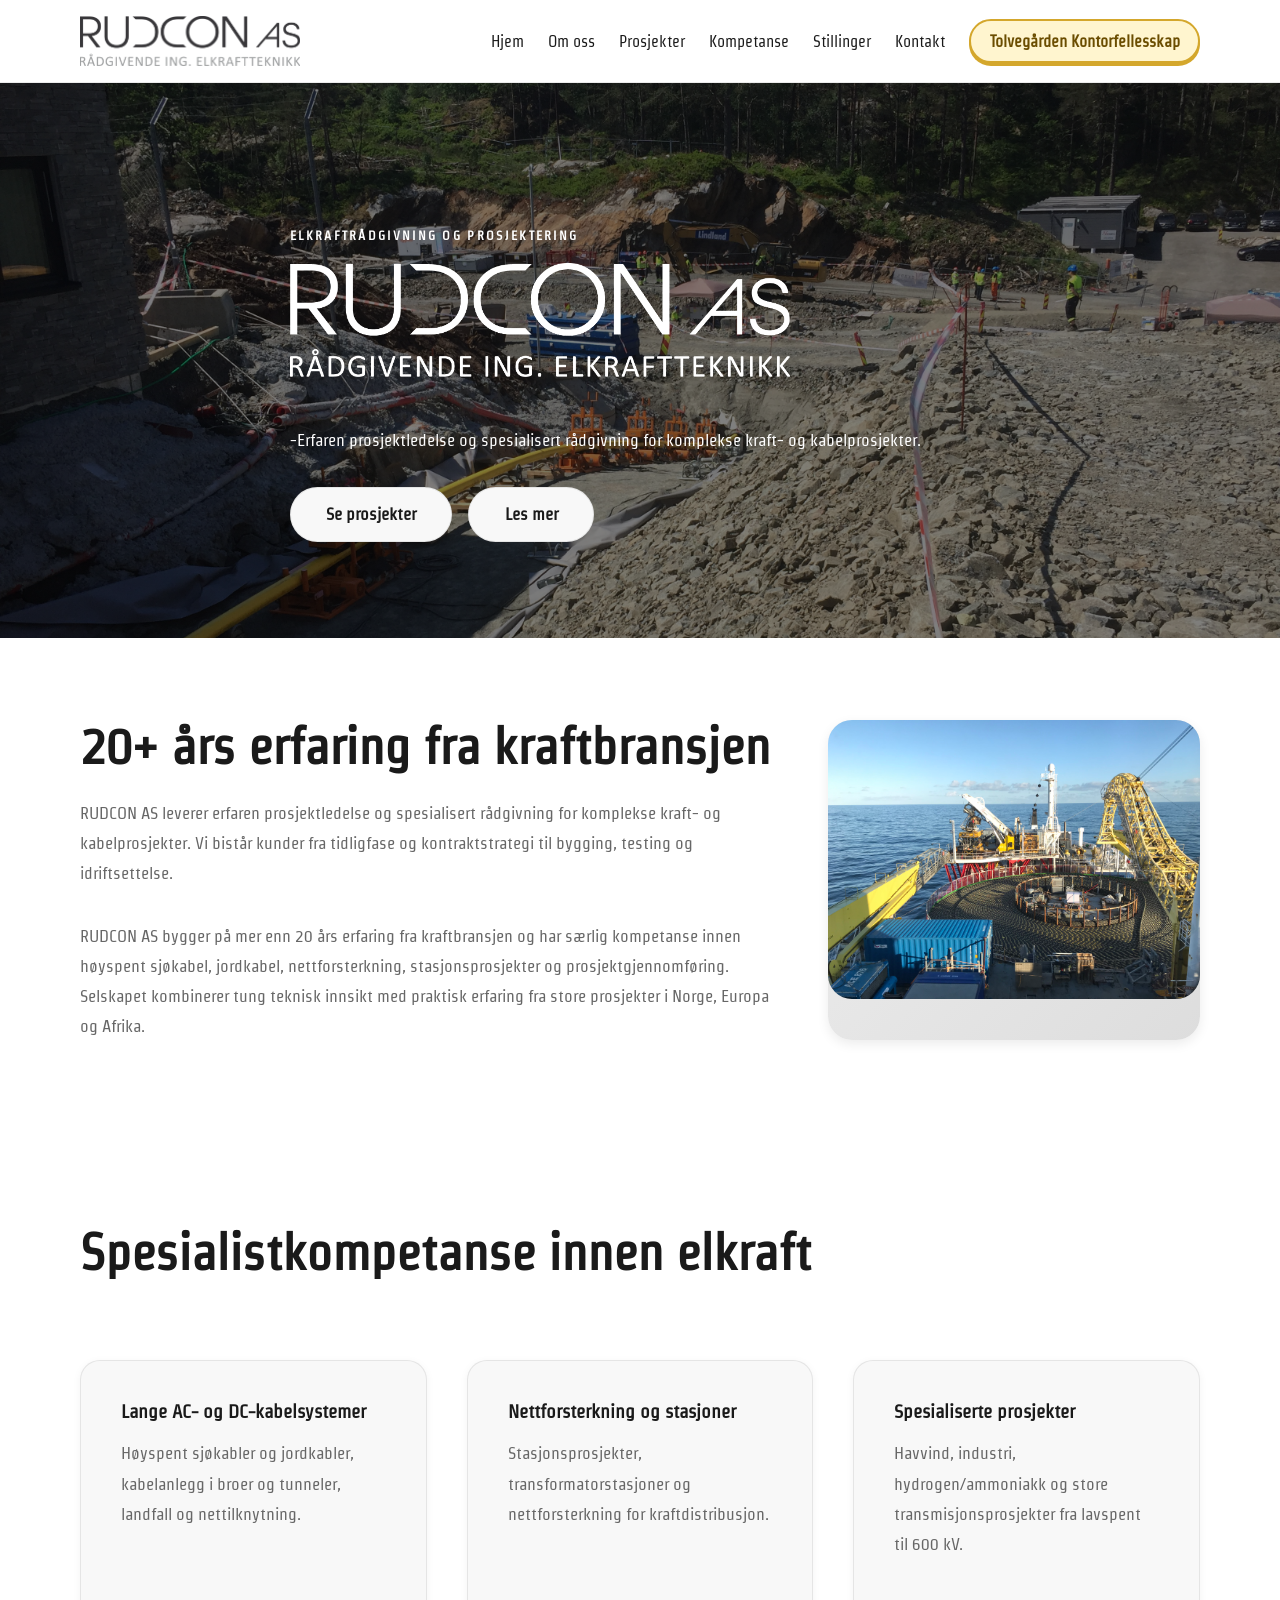
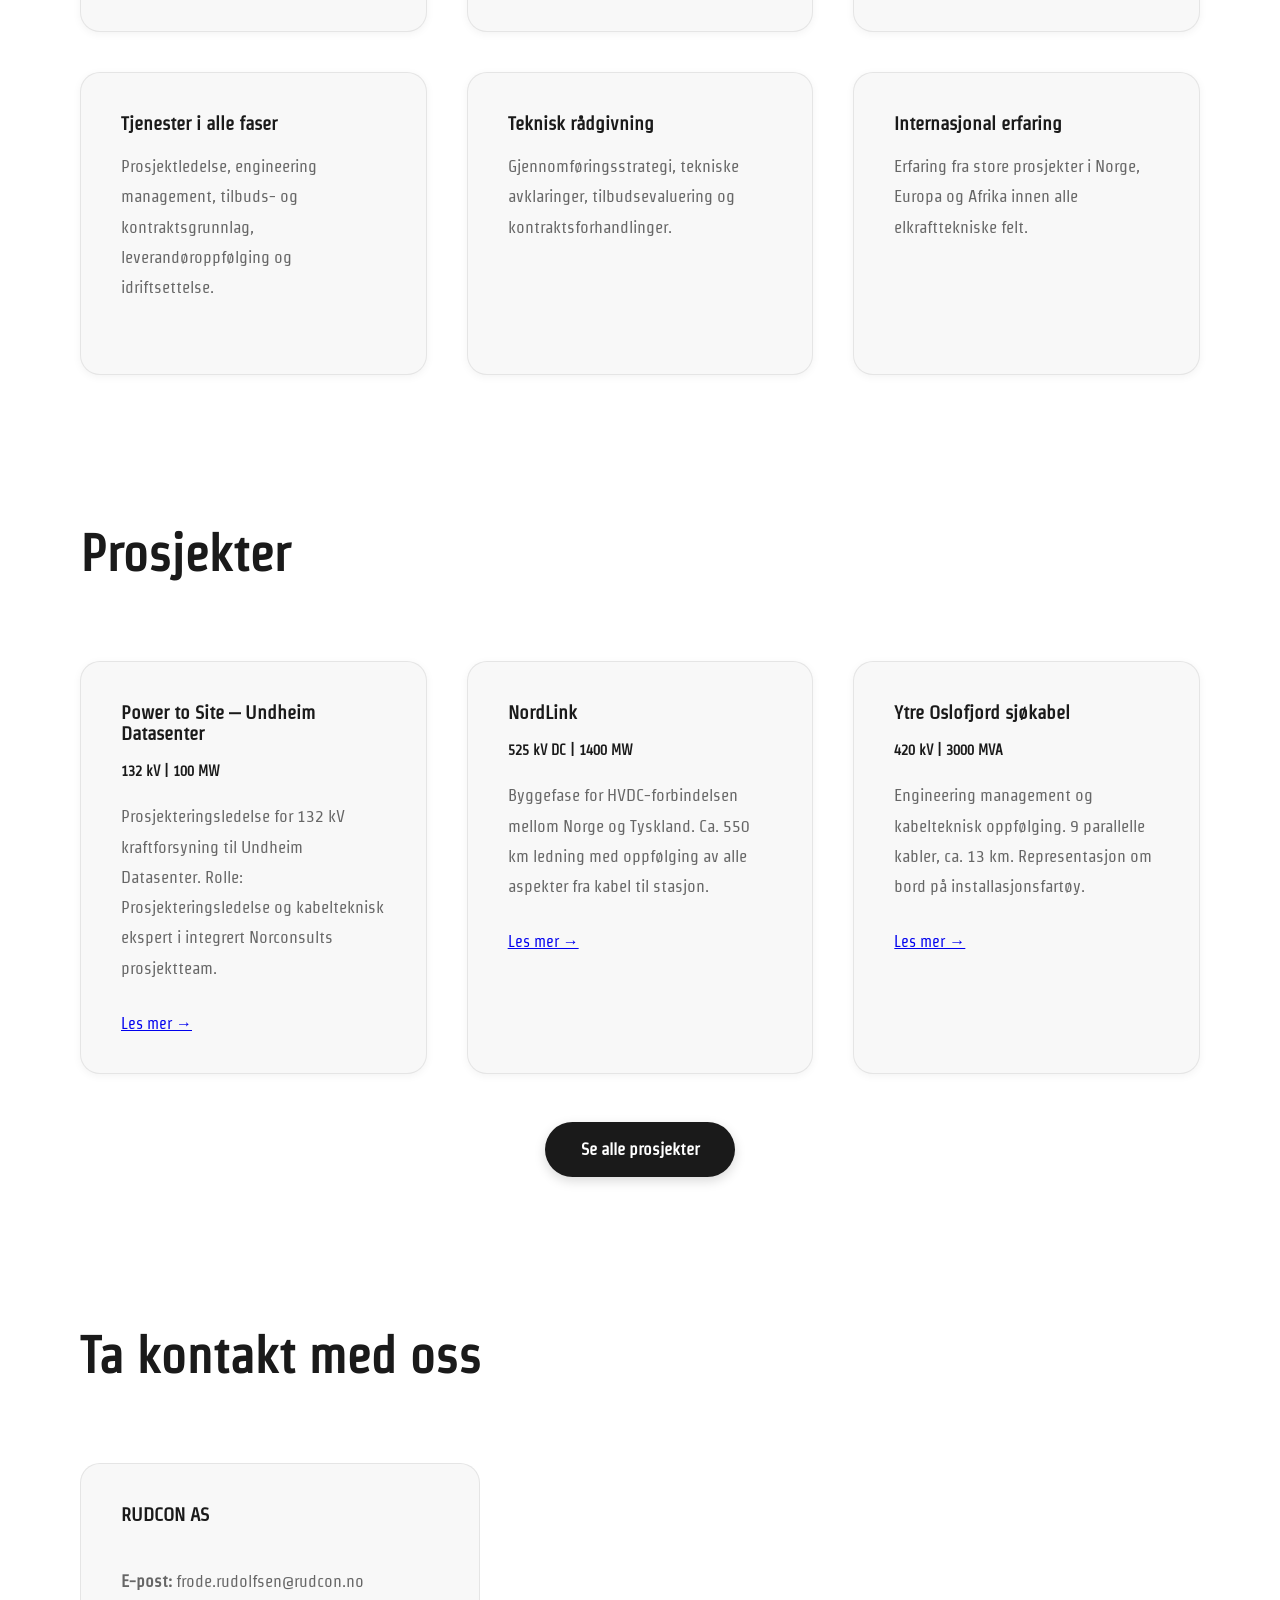
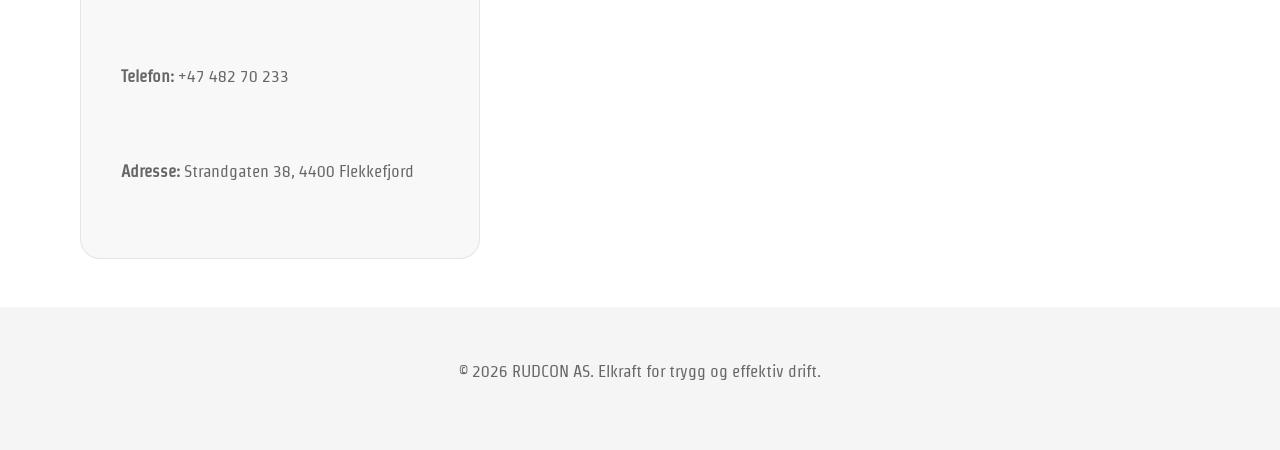
<file: index.html>
<!DOCTYPE html>
<html lang="no">
  <head>
    <meta charset="UTF-8" />
    <meta name="viewport" content="width=device-width, initial-scale=1.0" />
    <meta name="description" content="RUDCON AS leverer elkraftrådgivning, prosjektledelse og prosjektering for kraft- og kabelprosjekter." />
    <link rel="icon" type="image/png" href="assets/icons/rudcon-favicon.png" />
    <link rel="apple-touch-icon" href="assets/icons/rudcon-favicon.png" />
    <script type="application/ld+json">
      {
        "@context": "https://schema.org",
        "@type": "Organization",
        "name": "RUDCON AS",
        "url": "https://rudcon.no/",
        "logo": "https://rudcon.no/assets/icons/rudcon-favicon.png"
      }
    </script>
    <title>RUDCON AS | Elkraft</title>
    <link rel="stylesheet" href="css/style.css" />
    <link rel="preconnect" href="https://fonts.googleapis.com">
    <link rel="preconnect" href="https://fonts.gstatic.com" crossorigin>
    <link href="https://fonts.googleapis.com/css2?family=Strait&display=swap" rel="stylesheet">
  </head>
  <body>
    <header class="site-header">
      <div class="container header-inner">
        <a class="brand" href="#home"><img src="assets/images/Logo RUDCON.PDF ny/RUDCON AS.png" alt="RUDCON AS" /></a>
        <nav class="site-nav" id="siteNav">
          <a href="#home">Hjem</a>
          <a href="#about">Om oss</a>
          <a href="projects.html">Prosjekter</a>
          <a href="#expertise">Kompetanse</a>
          <a href="stillinger.html">Stillinger</a>
          <a href="#contact">Kontakt</a>
          <a class="nav-featured" href="tolvegaarden/tolvegaarden.html">Tolvegården Kontorfellesskap</a>
        </nav>
        <button class="menu-toggle" id="menuToggle" aria-label="Åpne meny">Meny</button>
      </div>
    </header>

    <main>
      <section class="hero" id="home">
        <div class="container hero-content">
          <p class="eyebrow">Elkraftrådgivning og prosjektering</p>
          <img src="assets/images/Logo RUDCON.PDF ny/RUDCON AS Hvit.png" alt="RUDCON AS" class="hero-logo" />
          <p>-Erfaren prosjektledelse og spesialisert rådgivning for komplekse kraft- og kabelprosjekter. </p>
          <div class="hero-actions">
            <a class="button secondary" href="projects.html">Se prosjekter</a>
            <a class="button secondary" href="#expertise">Les mer</a>
          </div>
        </div>
      </section> 

      <section class="section split" id="about">
        <div class="container split-inner">
          <div>
            <span class="eyebrow">Om RUDCON</span>
            <h2>20+ års erfaring fra kraftbransjen</h2>
            <p>RUDCON AS leverer erfaren prosjektledelse og spesialisert rådgivning for komplekse kraft- og kabelprosjekter. Vi bistår kunder fra tidligfase og kontraktstrategi til bygging, testing og idriftsettelse.</p>
            <p>RUDCON AS bygger på mer enn 20 års erfaring fra kraftbransjen og har særlig kompetanse innen høyspent sjøkabel, jordkabel, nettforsterkning, stasjonsprosjekter og prosjektgjennomføring. Selskapet kombinerer tung teknisk innsikt med praktisk erfaring fra store prosjekter i Norge, Europa og Afrika.</p>
          </div>
          <div class="image-card">
            <img src="assets/images/Prosjektbilder/IMG_7062.JPEG" alt="RUDCON AS team" style="width: 100%; height: 100%; object-fit: cover; border-radius: 1.5rem;" />
          </div>
        </div>
      </section>

      <section class="section" id="expertise">
        <div class="container">
          <div class="section-header">
            <span class="eyebrow">Kompetanseområder</span>
            <h2>Spesialistkompetanse innen elkraft</h2>
          </div>

          <div class="grid cards">
            <article class="card">
              <h3>Lange AC- og DC-kabelsystemer</h3>
              <p>Høyspent sjøkabler og jordkabler, kabelanlegg i broer og tunneler, landfall og nettilknytning.</p>
            </article>
            <article class="card">
              <h3>Nettforsterkning og stasjoner</h3>
              <p>Stasjonsprosjekter, transformatorstasjoner og nettforsterkning for kraftdistribusjon.</p>
            </article>
            <article class="card">
              <h3>Spesialiserte prosjekter</h3>
              <p>Havvind, industri, hydrogen/ammoniakk og store transmisjonsprosjekter fra lavspent til 600 kV.</p>
            </article>
            <article class="card">
              <h3>Tjenester i alle faser</h3>
              <p>Prosjektledelse, engineering management, tilbuds- og kontraktsgrunnlag, leverandøroppfølging og idriftsettelse.</p>
            </article>
            <article class="card">
              <h3>Teknisk rådgivning</h3>
              <p>Gjennomføringsstrategi, tekniske avklaringer, tilbudsevaluering og kontraktsforhandlinger.</p>
            </article>
            <article class="card">
              <h3>Internasjonal erfaring</h3>
              <p>Erfaring fra store prosjekter i Norge, Europa og Afrika innen alle elkrafttekniske felt.</p>
            </article>
          </div>
        </div>
      </section>

      <section class="section" id="projects">
        <div class="container">
          <div class="section-header">
            <span class="eyebrow">Prosjekter</span>
            <h2><a href="projects.html" style="color: var(--text); text-decoration: none;">Prosjekter</a></h2>
          </div>

          <div class="projects-grid">
            <article class="project-card">
              <h3><a href="projects/undheim-datasenter.html" style="color: var(--text); text-decoration: none;">Power to Site – Undheim Datasenter</a></h3>
              <p class="project-meta">132 kV | 100 MW</p>
              <p>Prosjekteringsledelse for 132 kV kraftforsyning til Undheim Datasenter. Rolle: Prosjekteringsledelse og kabelteknisk ekspert i integrert Norconsults prosjektteam.</p>
              <a href="projects/undheim-datasenter.html" class="link">Les mer →</a>
            </article>
            <article class="project-card">
              <h3><a href="projects/nordlink.html" style="color: var(--text); text-decoration: none;">NordLink</a></h3>
              <p class="project-meta">525 kV DC | 1400 MW</p>
              <p>Byggefase for HVDC-forbindelsen mellom Norge og Tyskland. Ca. 550 km ledning med oppfølging av alle aspekter fra kabel til stasjon.</p>
              <a href="projects/nordlink.html" class="link">Les mer →</a>
            </article>
            <article class="project-card">
              <h3><a href="projects/ytre-oslofjord.html" style="color: var(--text); text-decoration: none;">Ytre Oslofjord sjøkabel</a></h3>
              <p class="project-meta">420 kV | 3000 MVA</p>
              <p>Engineering management og kabelteknisk oppfølging. 9 parallelle kabler, ca. 13 km. Representasjon om bord på installasjonsfartøy.</p>
              <a href="projects/ytre-oslofjord.html" class="link">Les mer →</a>
            </article>
          </div>

          <div style="text-align: center; margin-top: 3rem;">
            <a href="projects.html" class="button primary">Se alle prosjekter</a>
          </div>
        </div>
      </section>

      <section class="section" id="contact">
        <div class="container">
          <div class="section-header">
            <span class="eyebrow">Kontaktinformasjon</span>
            <h2>Ta kontakt med oss</h2>
          </div>
          <div class="contact-info">
            <div class="contact-details">
              <h3>RUDCON AS</h3>
              <p><strong>E-post:</strong> frode.rudolfsen@rudcon.no</p>
              <p><strong>Telefon:</strong> +47 482 70 233</p>
              <p><strong>Adresse:</strong> Strandgaten 38, 4400 Flekkefjord</p>
            </div>
          </div>
        </div>
      </section>
    </main>

    <footer class="site-footer">
      <div class="container footer-inner">
        <p>© 2026 RUDCON AS. Elkraft for trygg og effektiv drift.</p>
      </div>
    </footer>

    <script src="js/main.js"></script>
  </body>
</html>
</file>
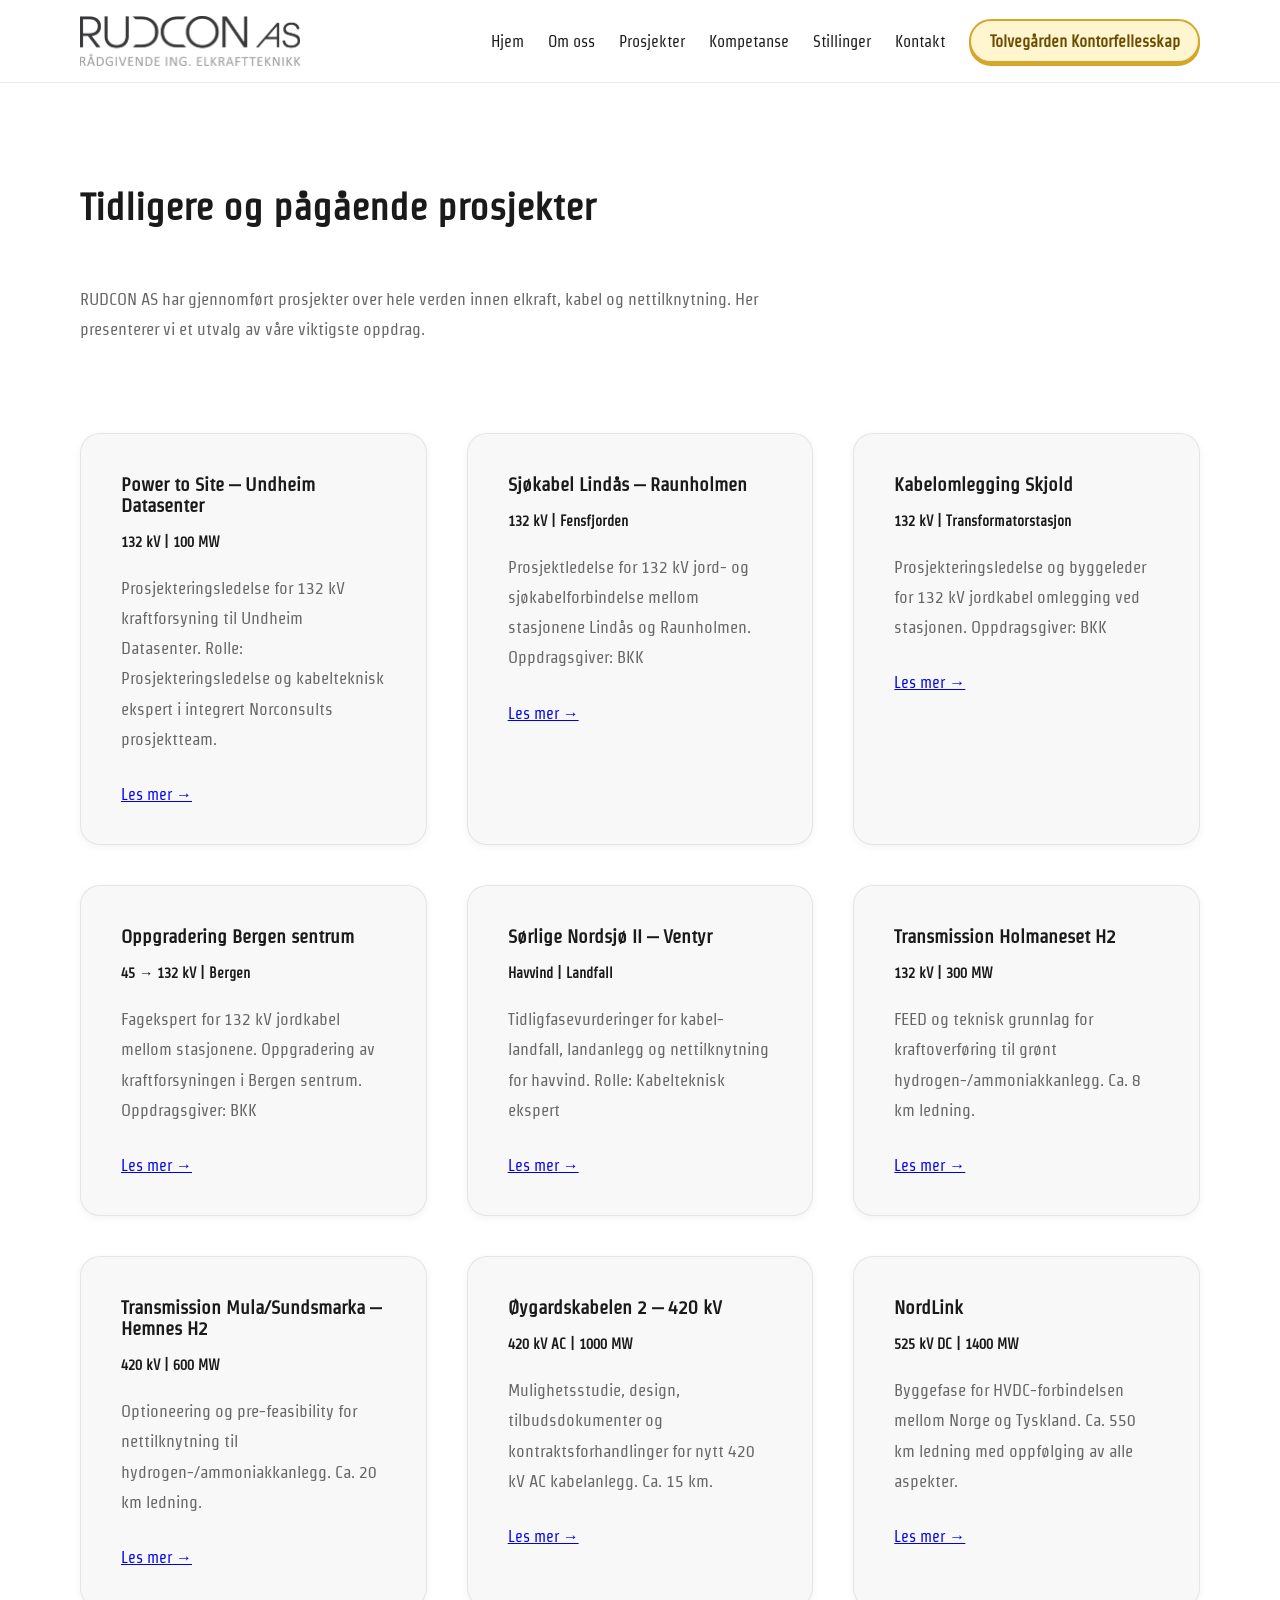
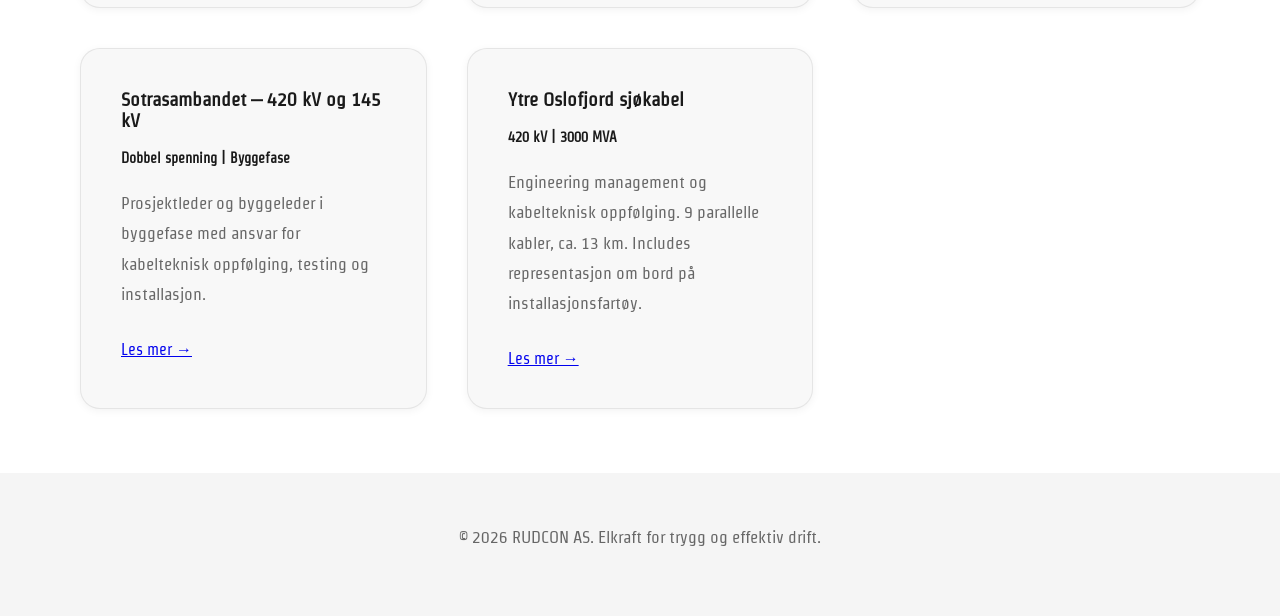
<file: projects.html>
<!DOCTYPE html>
<html lang="no">
  <head>
    <meta charset="UTF-8" />
    <meta name="viewport" content="width=device-width, initial-scale=1.0" />
    <link rel="icon" type="image/png" href="assets/icons/rudcon-favicon.png" />
    <link rel="apple-touch-icon" href="assets/icons/rudcon-favicon.png" />
    <title>Prosjekter | RUDCON AS</title>
    <link rel="stylesheet" href="css/style.css" />
    <link rel="preconnect" href="https://fonts.googleapis.com">
    <link rel="preconnect" href="https://fonts.gstatic.com" crossorigin>
    <link href="https://fonts.googleapis.com/css2?family=Strait&display=swap" rel="stylesheet">
  </head>
  <body>
    <header class="site-header">
      <div class="container header-inner">
        <a class="brand" href="index.html"><img src="assets/images/Logo RUDCON.PDF ny/RUDCON AS.png" alt="RUDCON AS" /></a>
        <nav class="site-nav" id="siteNav">
          <a href="index.html#home">Hjem</a>
          <a href="index.html#about">Om oss</a>
          <a href="projects.html">Prosjekter</a>
          <a href="index.html#expertise">Kompetanse</a>
          <a href="stillinger.html">Stillinger</a>
          <a href="index.html#contact">Kontakt</a>
          <a class="nav-featured" href="tolvegaarden/tolvegaarden.html">Tolvegården Kontorfellesskap</a>
        </nav>
        <button class="menu-toggle" id="menuToggle" aria-label="Åpne meny">Meny</button>
      </div>
    </header>

    <main>
      <section class="section" style="padding: 3rem 0 4rem;">
        <div class="container">
          <div class="section-header">
            <span class="eyebrow">Portefølje</span>
            <h1 style="color: var(--text); font-size: clamp(2rem, 3vw, 2.75rem); margin-bottom: 1rem;">Tidligere og pågående prosjekter</h1>
            <p style="color: var(--muted); max-width: 700px;">RUDCON AS har gjennomført prosjekter over hele verden innen elkraft, kabel og nettilknytning. Her presenterer vi et utvalg av våre viktigste oppdrag.</p>
          </div>

          <div class="projects-grid">
            <article class="project-card">
              <h3>Power to Site – Undheim Datasenter</h3>
              <p class="project-meta">132 kV | 100 MW</p>
              <p>Prosjekteringsledelse for 132 kV kraftforsyning til Undheim Datasenter. Rolle: Prosjekteringsledelse og kabelteknisk ekspert i integrert Norconsults prosjektteam.</p>
              <a href="projects/undheim-datasenter.html" class="link">Les mer →</a>
            </article>
            <article class="project-card">
              <h3>Sjøkabel Lindås – Raunholmen</h3>
              <p class="project-meta">132 kV | Fensfjorden</p>
              <p>Prosjektledelse for 132 kV jord- og sjøkabelforbindelse mellom stasjonene Lindås og Raunholmen. Oppdragsgiver: BKK</p>
              <a href="projects/lindas-raunholmen.html" class="link">Les mer →</a>
            </article>
            <article class="project-card">
              <h3>Kabelomlegging Skjold</h3>
              <p class="project-meta">132 kV | Transformatorstasjon</p>
              <p>Prosjekteringsledelse og byggeleder for 132 kV jordkabel omlegging ved stasjonen. Oppdragsgiver: BKK</p>
              <a href="projects/skjold-transformator.html" class="link">Les mer →</a>
            </article>
            <article class="project-card">
              <h3>Oppgradering Bergen sentrum</h3>
              <p class="project-meta">45 → 132 kV | Bergen</p>
              <p>Fagekspert for 132 kV jordkabel mellom stasjonene. Oppgradering av kraftforsyningen i Bergen sentrum. Oppdragsgiver: BKK</p>
              <a href="projects/bergen-oppgradering.html" class="link">Les mer →</a>
            </article>
            <article class="project-card">
              <h3>Sørlige Nordsjø II – Ventyr</h3>
              <p class="project-meta">Havvind | Landfall</p>
              <p>Tidligfasevurderinger for kabel-landfall, landanlegg og nettilknytning for havvind. Rolle: Kabelteknisk ekspert</p>
              <a href="projects/nordsjø-ventyr.html" class="link">Les mer →</a>
            </article>
            <article class="project-card">
              <h3>Transmission Holmaneset H2</h3>
              <p class="project-meta">132 kV | 300 MW</p>
              <p>FEED og teknisk grunnlag for kraftoverføring til grønt hydrogen-/ammoniakkanlegg. Ca. 8 km ledning.</p>
              <a href="projects/holmaneset-h2.html" class="link">Les mer →</a>
            </article>
            <article class="project-card">
              <h3>Transmission Mula/Sundsmarka – Hemnes H2</h3>
              <p class="project-meta">420 kV | 600 MW</p>
              <p>Optioneering og pre-feasibility for nettilknytning til hydrogen-/ammoniakkanlegg. Ca. 20 km ledning.</p>
              <a href="projects/hemnes-h2.html" class="link">Les mer →</a>
            </article>
            <article class="project-card">
              <h3>Øygardskabelen 2 – 420 kV</h3>
              <p class="project-meta">420 kV AC | 1000 MW</p>
              <p>Mulighetsstudie, design, tilbudsdokumenter og kontraktsforhandlinger for nytt 420 kV AC kabelanlegg. Ca. 15 km.</p>
              <a href="projects/øygardskabelen-2.html" class="link">Les mer →</a>
            </article>
            <article class="project-card">
              <h3>NordLink</h3>
              <p class="project-meta">525 kV DC | 1400 MW</p>
              <p>Byggefase for HVDC-forbindelsen mellom Norge og Tyskland. Ca. 550 km ledning med oppfølging av alle aspekter.</p>
              <a href="projects/nordlink.html" class="link">Les mer →</a>
            </article>
            <article class="project-card">
              <h3>Sotrasambandet – 420 kV og 145 kV</h3>
              <p class="project-meta">Dobbel spenning | Byggefase</p>
              <p>Prosjektleder og byggeleder i byggefase med ansvar for kabelteknisk oppfølging, testing og installasjon.</p>
              <a href="projects/sotrasambandet.html" class="link">Les mer →</a>
            </article>
            <article class="project-card">
              <h3>Ytre Oslofjord sjøkabel</h3>
              <p class="project-meta">420 kV | 3000 MVA</p>
              <p>Engineering management og kabelteknisk oppfølging. 9 parallelle kabler, ca. 13 km. Includes representasjon om bord på installasjonsfartøy.</p>
              <a href="projects/ytre-oslofjord.html" class="link">Les mer →</a>
            </article>
          </div>
        </div>
      </section>
    </main>

    <footer class="site-footer">
      <div class="container footer-inner">
        <p>© 2026 RUDCON AS. Elkraft for trygg og effektiv drift.</p>
      </div>
    </footer>

    <script src="js/main.js"></script>
  </body>
</html>
</file>
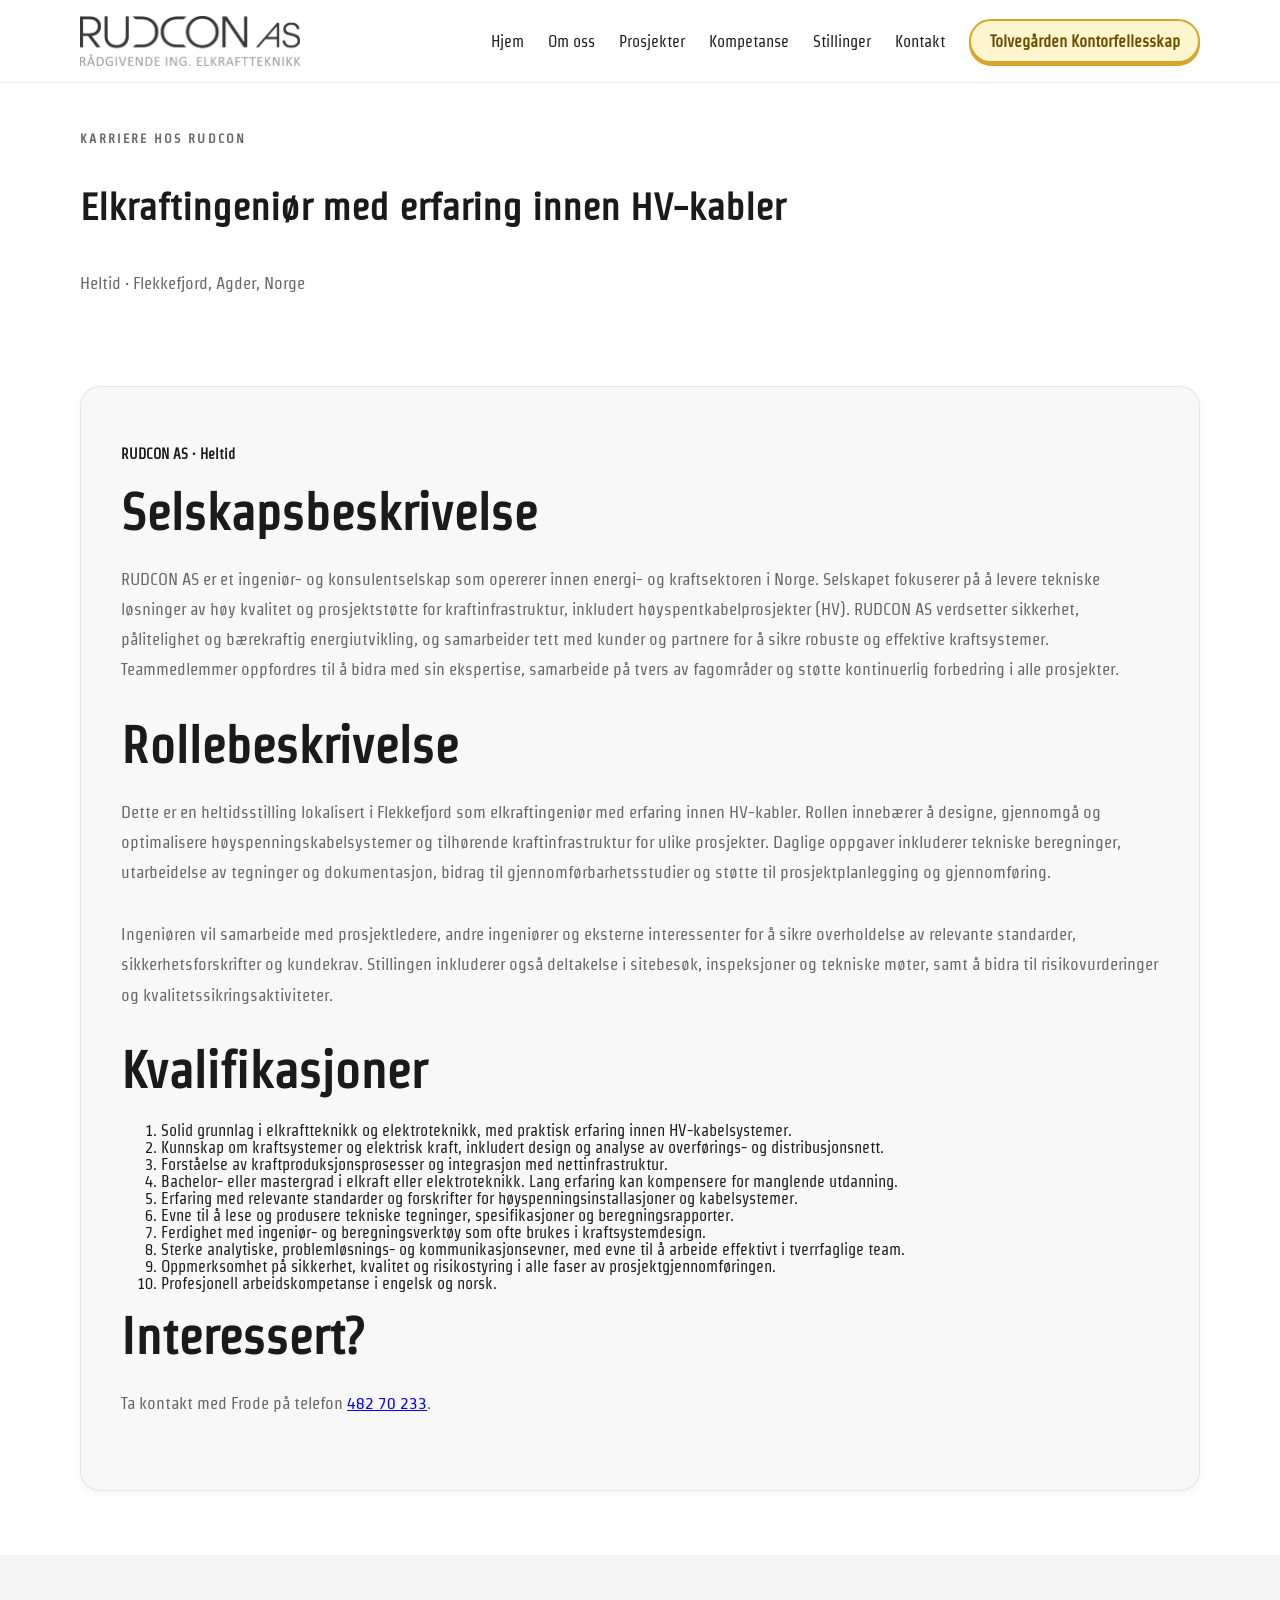
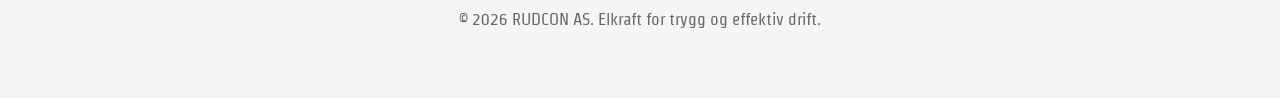
<file: stillinger.html>
<!DOCTYPE html>
<html lang="no">
  <head>
    <meta charset="UTF-8" />
    <meta name="viewport" content="width=device-width, initial-scale=1.0" />
    <meta name="description" content="Se ledig stilling som elkraftingeniør med erfaring innen HV-kabler hos RUDCON AS i Flekkefjord." />
    <link rel="icon" type="image/png" href="assets/icons/rudcon-favicon.png" />
    <link rel="apple-touch-icon" href="assets/icons/rudcon-favicon.png" />
    <title>Stillinger | RUDCON AS</title>
    <link rel="stylesheet" href="css/style.css" />
    <link rel="preconnect" href="https://fonts.googleapis.com">
    <link rel="preconnect" href="https://fonts.gstatic.com" crossorigin>
    <link href="https://fonts.googleapis.com/css2?family=Strait&display=swap" rel="stylesheet">
  </head>
  <body>
    <header class="site-header">
      <div class="container header-inner">
        <a class="brand" href="index.html"><img src="assets/images/Logo RUDCON.PDF ny/RUDCON AS.png" alt="RUDCON AS" /></a>
        <nav class="site-nav" id="siteNav">
          <a href="index.html#home">Hjem</a>
          <a href="index.html#about">Om oss</a>
          <a href="projects.html">Prosjekter</a>
          <a href="index.html#expertise">Kompetanse</a>
          <a href="stillinger.html" aria-current="page">Stillinger</a>
          <a href="index.html#contact">Kontakt</a>
          <a class="nav-featured" href="tolvegaarden/tolvegaarden.html">Tolvegården Kontorfellesskap</a>
        </nav>
        <button class="menu-toggle" id="menuToggle" aria-label="Åpne meny">Meny</button>
      </div>
    </header>

    <main>
      <section class="section" style="padding: 3rem 0 4rem;">
        <div class="container">
          <div class="section-header">
            <span class="eyebrow" style="color: var(--muted);">Karriere hos RUDCON</span>
            <h1 style="color: var(--text); font-size: clamp(2rem, 3vw, 2.75rem); margin-bottom: 0;">Elkraftingeniør med erfaring innen HV-kabler</h1>
            <p style="color: var(--muted);">Heltid · Flekkefjord, Agder, Norge</p>
          </div>

          <article class="project-card">
            <p class="project-meta">RUDCON AS · Heltid</p>

            <h2>Selskapsbeskrivelse</h2>
            <p>RUDCON AS er et ingeniør- og konsulentselskap som opererer innen energi- og kraftsektoren i Norge. Selskapet fokuserer på å levere tekniske løsninger av høy kvalitet og prosjektstøtte for kraftinfrastruktur, inkludert høyspentkabelprosjekter (HV). RUDCON AS verdsetter sikkerhet, pålitelighet og bærekraftig energiutvikling, og samarbeider tett med kunder og partnere for å sikre robuste og effektive kraftsystemer. Teammedlemmer oppfordres til å bidra med sin ekspertise, samarbeide på tvers av fagområder og støtte kontinuerlig forbedring i alle prosjekter.</p>

            <h2>Rollebeskrivelse</h2>
            <p>Dette er en heltidsstilling lokalisert i Flekkefjord som elkraftingeniør med erfaring innen HV-kabler. Rollen innebærer å designe, gjennomgå og optimalisere høyspenningskabelsystemer og tilhørende kraftinfrastruktur for ulike prosjekter. Daglige oppgaver inkluderer tekniske beregninger, utarbeidelse av tegninger og dokumentasjon, bidrag til gjennomførbarhetsstudier og støtte til prosjektplanlegging og gjennomføring.</p>
            <p>Ingeniøren vil samarbeide med prosjektledere, andre ingeniører og eksterne interessenter for å sikre overholdelse av relevante standarder, sikkerhetsforskrifter og kundekrav. Stillingen inkluderer også deltakelse i sitebesøk, inspeksjoner og tekniske møter, samt å bidra til risikovurderinger og kvalitetssikringsaktiviteter.</p>

            <h2>Kvalifikasjoner</h2>
            <ol>
              <li>Solid grunnlag i elkraftteknikk og elektroteknikk, med praktisk erfaring innen HV-kabelsystemer.</li>
              <li>Kunnskap om kraftsystemer og elektrisk kraft, inkludert design og analyse av overførings- og distribusjonsnett.</li>
              <li>Forståelse av kraftproduksjonsprosesser og integrasjon med nettinfrastruktur.</li>
              <li>Bachelor- eller mastergrad i elkraft eller elektroteknikk. Lang erfaring kan kompensere for manglende utdanning.</li>
              <li>Erfaring med relevante standarder og forskrifter for høyspenningsinstallasjoner og kabelsystemer.</li>
              <li>Evne til å lese og produsere tekniske tegninger, spesifikasjoner og beregningsrapporter.</li>
              <li>Ferdighet med ingeniør- og beregningsverktøy som ofte brukes i kraftsystemdesign.</li>
              <li>Sterke analytiske, problemløsnings- og kommunikasjonsevner, med evne til å arbeide effektivt i tverrfaglige team.</li>
              <li>Oppmerksomhet på sikkerhet, kvalitet og risikostyring i alle faser av prosjektgjennomføringen.</li>
              <li>Profesjonell arbeidskompetanse i engelsk og norsk.</li>
            </ol>

            <h2>Interessert?</h2>
            <p>Ta kontakt med Frode på telefon <a href="tel:+4748270233">482 70 233</a>.</p>
          </article>
        </div>
      </section>
    </main>

    <footer class="site-footer">
      <div class="container footer-inner">
        <p>© 2026 RUDCON AS. Elkraft for trygg og effektiv drift.</p>
      </div>
    </footer>

    <script src="js/main.js"></script>
  </body>
</html>
</file>
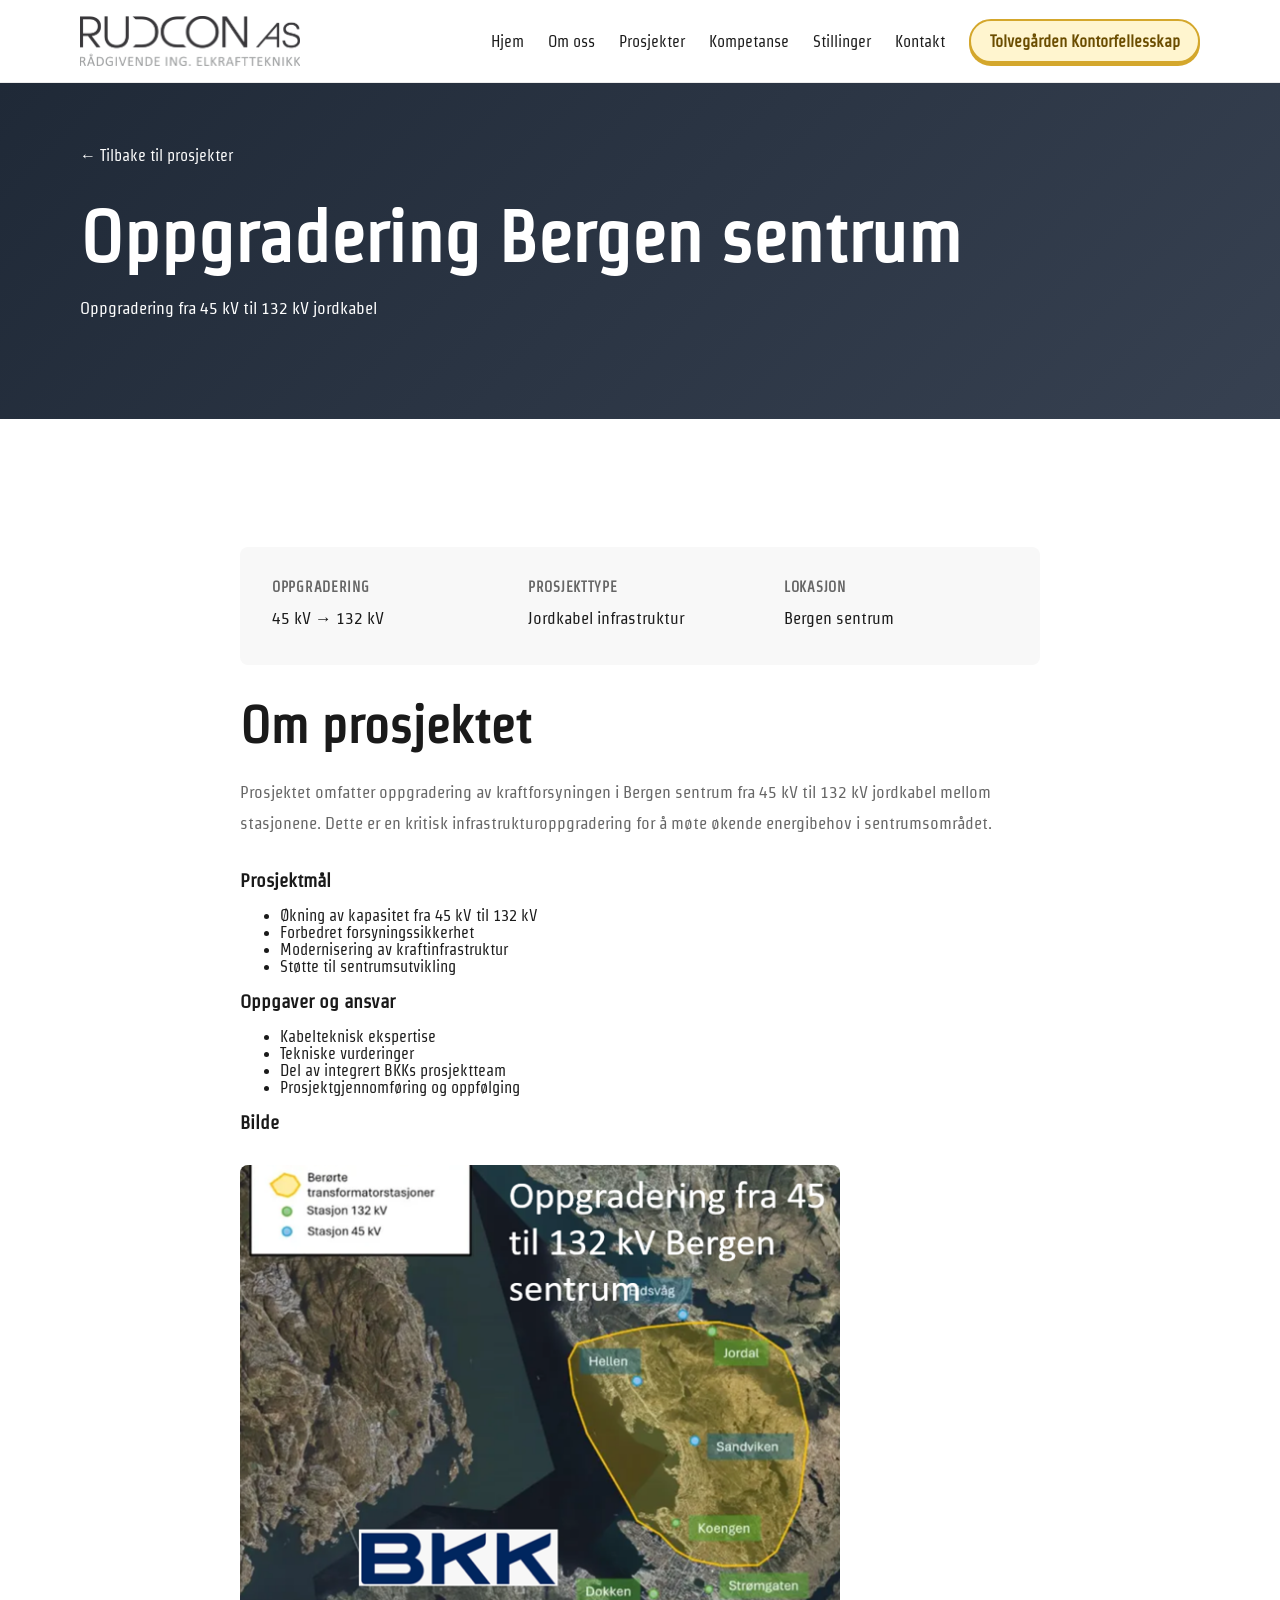
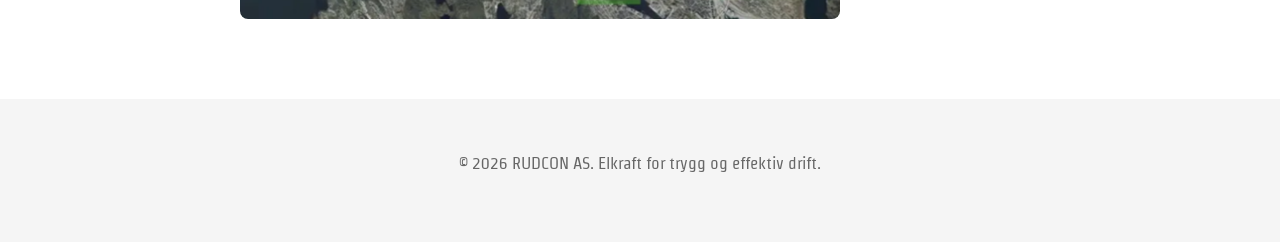
<file: projects/bergen-oppgradering.html>
<!DOCTYPE html>
<html lang="no">
  <head>
    <meta charset="UTF-8" />
    <meta name="viewport" content="width=device-width, initial-scale=1.0" />
    <link rel="icon" type="image/png" href="../assets/icons/rudcon-favicon.png" />
    <link rel="apple-touch-icon" href="../assets/icons/rudcon-favicon.png" />
    <title>Oppgradering Bergen sentrum | RUDCON AS</title>
    <link rel="stylesheet" href="../css/style.css" />
    <link rel="preconnect" href="https://fonts.googleapis.com">
    <link rel="preconnect" href="https://fonts.gstatic.com" crossorigin>
    <link href="https://fonts.googleapis.com/css2?family=Strait&display=swap" rel="stylesheet">
    <style>
      .project-hero {
        background: linear-gradient(135deg, #1f2937 0%, #374151 100%);
        color: white;
        padding: 4rem 0;
        margin-bottom: 3rem;
      }
      .project-hero h1 {
        color: white;
        margin: 0;
      }
      .project-meta-full {
        display: grid;
        grid-template-columns: repeat(auto-fit, minmax(200px, 1fr));
        gap: 2rem;
        margin: 2rem 0;
        padding: 2rem;
        background: var(--surface);
        border-radius: 8px;
      }
      .meta-item h4 {
        margin: 0 0 0.5rem 0;
        color: var(--muted);
        font-size: 0.875rem;
        text-transform: uppercase;
        letter-spacing: 0.05em;
      }
      .meta-item p {
        margin: 0;
        font-weight: 500;
        color: var(--text);
      }
      .image-placeholder {
        background: var(--surface-soft);
        border: 2px dashed var(--border);
        border-radius: 8px;
        padding: 3rem;
        text-align: center;
        color: var(--muted);
        margin: 2rem 0;
        min-height: 400px;
        display: flex;
        align-items: center;
        justify-content: center;
      }
      .project-content {
        max-width: 800px;
      }
      .back-link {
        display: inline-flex;
        align-items: center;
        gap: 0.5rem;
        color: #fff;
        text-decoration: none;
        margin-bottom: 2rem;
        font-weight: 500;
        
      }
      .back-link:hover {
        text-decoration: underline;
      }
    </style>
  </head>
  <body>
    <header class="site-header">
      <div class="container header-inner">
        <a class="brand" href="../index.html"><img src="../assets/images/Logo RUDCON.PDF ny/RUDCON AS.png" alt="RUDCON AS" /></a>
        <nav class="site-nav" id="siteNav">
          <a href="../index.html#home">Hjem</a>
          <a href="../index.html#about">Om oss</a>
          <a href="../index.html#projects">Prosjekter</a>
          <a href="../index.html#expertise">Kompetanse</a>
          <a href="../stillinger.html">Stillinger</a>
          <a href="../index.html#contact">Kontakt</a>
          <a class="nav-featured" href="../tolvegaarden/tolvegaarden.html">Tolvegården Kontorfellesskap</a>
        </nav>
        <button class="menu-toggle" id="menuToggle" aria-label="Åpne meny">Meny</button>
      </div>
    </header>

    <main>
      <section class="project-hero">
        <div class="container">
          <a href="../index.html#projects" class="back-link">← Tilbake til prosjekter</a>
          <h1>Oppgradering Bergen sentrum</h1>
          <p>Oppgradering fra 45 kV til 132 kV jordkabel</p>
        </div>
      </section>

      <section class="section">
        <div class="container project-content">
          <div class="project-meta-full">
            <div class="meta-item">
              <h4>Oppgradering</h4>
              <p>45 kV → 132 kV</p>
            </div>
            <div class="meta-item">
              <h4>Prosjekttype</h4>
              <p>Jordkabel infrastruktur</p>
            </div>
            <div class="meta-item">
              <h4>Lokasjon</h4>
              <p>Bergen sentrum</p>
            </div>
          </div>

          <h2>Om prosjektet</h2>
          <p>Prosjektet omfatter oppgradering av kraftforsyningen i Bergen sentrum fra 45 kV til 132 kV jordkabel mellom stasjonene. Dette er en kritisk infrastrukturoppgradering for å møte økende energibehov i sentrumsområdet.</p>
          
          <h3>Prosjektmål</h3>
          <ul>
            <li>Økning av kapasitet fra 45 kV til 132 kV</li>
            <li>Forbedret forsyningssikkerhet</li>
            <li>Modernisering av kraftinfrastruktur</li>
            <li>Støtte til sentrumsutvikling</li>
          </ul>

          <h3>Oppgaver og ansvar</h3>
          <ul>
            <li>Kabelteknisk ekspertise</li>
            <li>Tekniske vurderinger</li>
            <li>Del av integrert BKKs prosjektteam</li>
            <li>Prosjektgjennomføring og oppfølging</li>
          </ul>

          <h3>Bilde</h3>
          <img src="../assets/images/Prosjektbilder/Koengen.png" alt="Oppgradering Bergen sentrum" style="width: 100%; max-width: 600px; height: auto; border-radius: 8px; margin: 2rem 0;" />
        </div>
      </section>
    </main>

    <footer class="site-footer">
      <div class="container footer-inner">
        <p>© 2026 RUDCON AS. Elkraft for trygg og effektiv drift.</p>
      </div>
    </footer>

    <script src="../js/main.js"></script>
  </body>
</html>
</file>
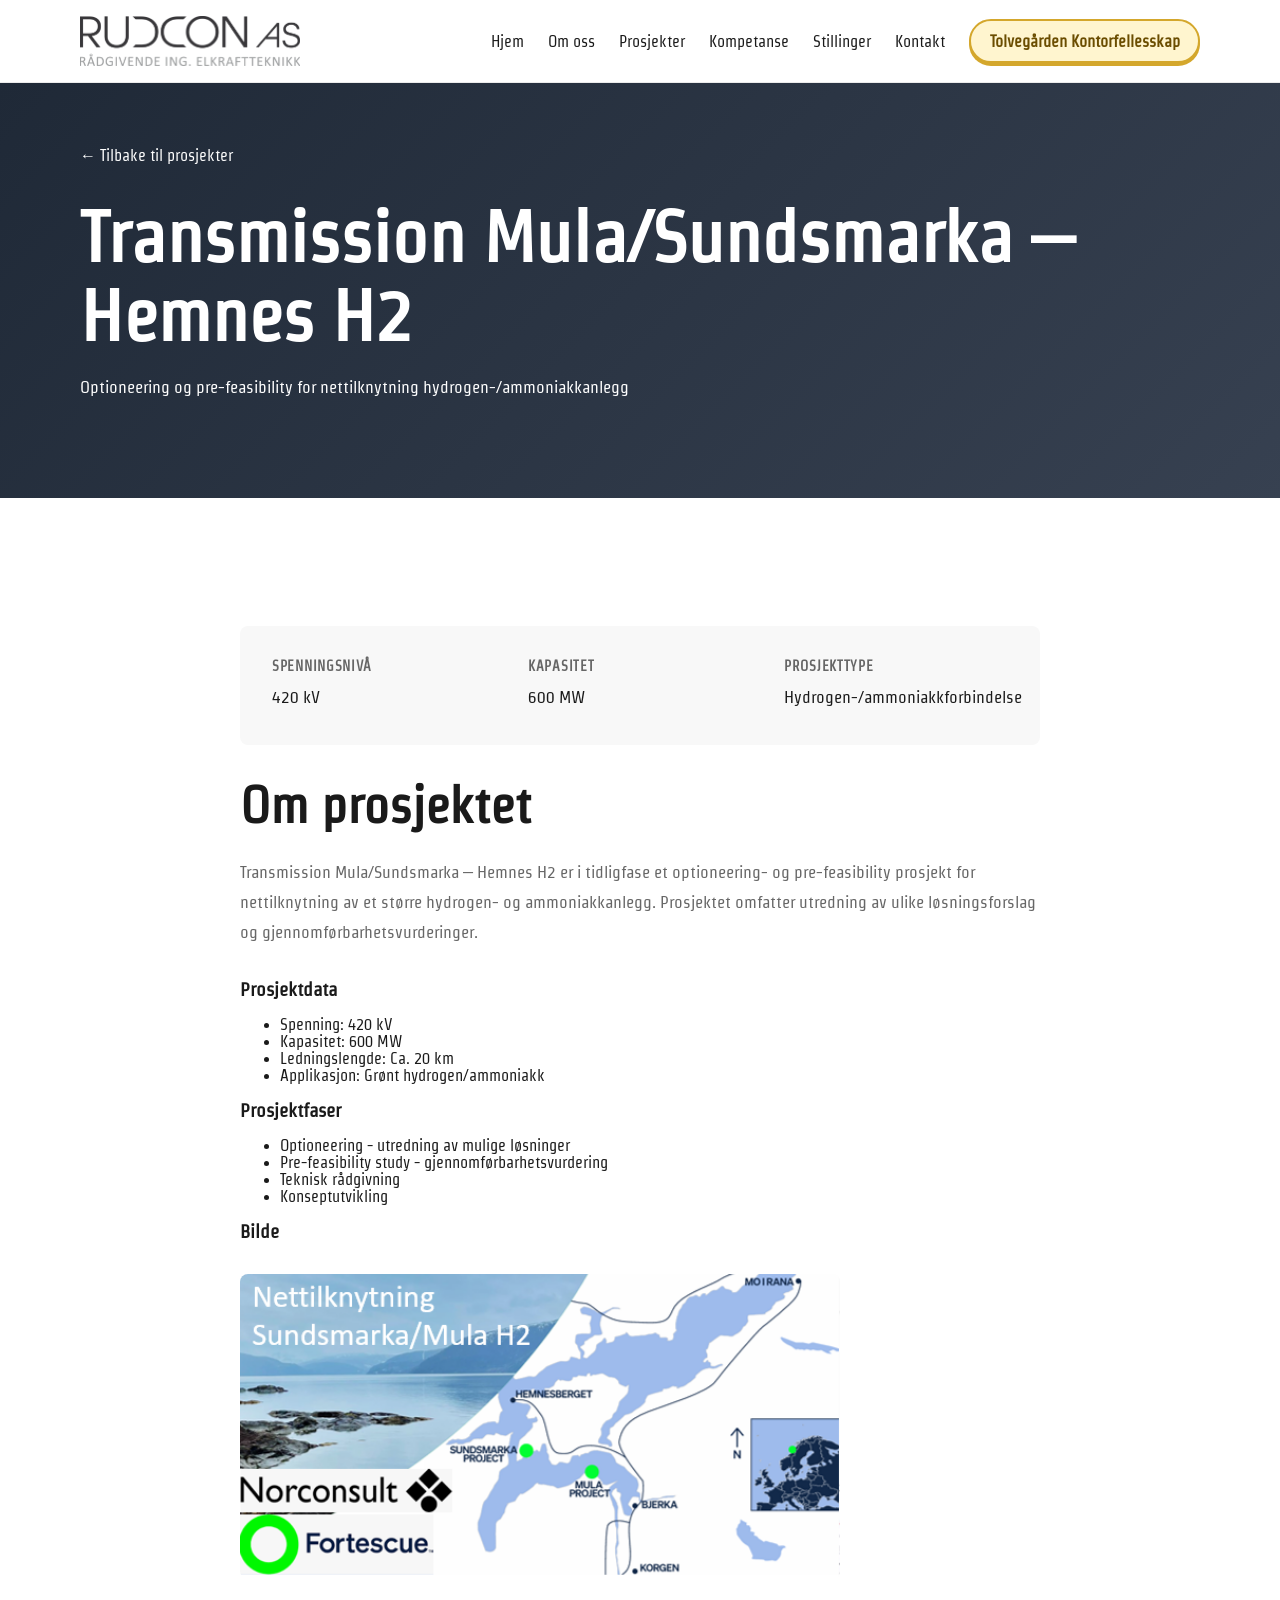
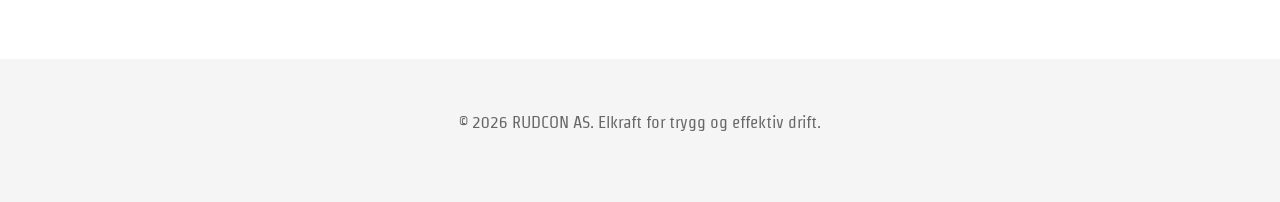
<file: projects/hemnes-h2.html>
<!DOCTYPE html>
<html lang="no">
  <head>
    <meta charset="UTF-8" />
    <meta name="viewport" content="width=device-width, initial-scale=1.0" />
    <link rel="icon" type="image/png" href="../assets/icons/rudcon-favicon.png" />
    <link rel="apple-touch-icon" href="../assets/icons/rudcon-favicon.png" />
    <title>Transmission Mula/Sundsmarka – Hemnes H2 | RUDCON AS</title>
    <link rel="stylesheet" href="../css/style.css" />
    <link rel="preconnect" href="https://fonts.googleapis.com">
    <link rel="preconnect" href="https://fonts.gstatic.com" crossorigin>
    <link href="https://fonts.googleapis.com/css2?family=Strait&display=swap" rel="stylesheet">
    <style>
      .project-hero {
        background: linear-gradient(135deg, #1f2937 0%, #374151 100%);
        color: white;
        padding: 4rem 0;
        margin-bottom: 3rem;
      }
      .project-hero h1 {
        color: white;
        margin: 0;
      }
      .project-meta-full {
        display: grid;
        grid-template-columns: repeat(auto-fit, minmax(200px, 1fr));
        gap: 2rem;
        margin: 2rem 0;
        padding: 2rem;
        background: var(--surface);
        border-radius: 8px;
      }
      .meta-item h4 {
        margin: 0 0 0.5rem 0;
        color: var(--muted);
        font-size: 0.875rem;
        text-transform: uppercase;
        letter-spacing: 0.05em;
      }
      .meta-item p {
        margin: 0;
        font-weight: 500;
        color: var(--text);
      }
      .image-placeholder {
        background: var(--surface-soft);
        border: 2px dashed var(--border);
        border-radius: 8px;
        padding: 3rem;
        text-align: center;
        color: var(--muted);
        margin: 2rem 0;
        min-height: 400px;
        display: flex;
        align-items: center;
        justify-content: center;
      }
      .project-content {
        max-width: 800px;
      }
      .back-link {
        display: inline-flex;
        align-items: center;
        gap: 0.5rem;
        color: #fff;        
        text-decoration: none;
        margin-bottom: 2rem;
        font-weight: 500;
      }
      .back-link:hover {
        text-decoration: underline;
      }
    </style>
  </head>
  <body>
    <header class="site-header">
      <div class="container header-inner">
        <a class="brand" href="../index.html"><img src="../assets/images/Logo RUDCON.PDF ny/RUDCON AS.png" alt="RUDCON AS" /></a>
        <nav class="site-nav" id="siteNav">
          <a href="../index.html#home">Hjem</a>
          <a href="../index.html#about">Om oss</a>
          <a href="../index.html#projects">Prosjekter</a>
          <a href="../index.html#expertise">Kompetanse</a>
          <a href="../stillinger.html">Stillinger</a>
          <a href="../index.html#contact">Kontakt</a>
          <a class="nav-featured" href="../tolvegaarden/tolvegaarden.html">Tolvegården Kontorfellesskap</a>
        </nav>
        <button class="menu-toggle" id="menuToggle" aria-label="Åpne meny">Meny</button>
      </div>
    </header>

    <main>
      <section class="project-hero">
        <div class="container">
          <a href="../index.html#projects" class="back-link">← Tilbake til prosjekter</a>
          <h1>Transmission Mula/Sundsmarka – Hemnes H2</h1>
          <p>Optioneering og pre-feasibility for nettilknytning hydrogen-/ammoniakkanlegg</p>
        </div>
      </section>

      <section class="section">
        <div class="container project-content">
          <div class="project-meta-full">
            <div class="meta-item">
              <h4>Spenningsnivå</h4>
              <p>420 kV</p>
            </div>
            <div class="meta-item">
              <h4>Kapasitet</h4>
              <p>600 MW</p>
            </div>
            <div class="meta-item">
              <h4>Prosjekttype</h4>
              <p>Hydrogen-/ammoniakkforbindelse</p>
            </div>
          </div>

          <h2>Om prosjektet</h2>
          <p>Transmission Mula/Sundsmarka – Hemnes H2 er i tidligfase et optioneering- og pre-feasibility prosjekt for nettilknytning av et større hydrogen- og ammoniakkanlegg. Prosjektet omfatter utredning av ulike løsningsforslag og gjennomførbarhetsvurderinger.</p>
          
          <h3>Prosjektdata</h3>
          <ul>
            <li>Spenning: 420 kV</li>
            <li>Kapasitet: 600 MW</li>
            <li>Ledningslengde: Ca. 20 km</li>
            <li>Applikasjon: Grønt hydrogen/ammoniakk</li>
          </ul>

          <h3>Prosjektfaser</h3>
          <ul>
            <li>Optioneering - utredning av mulige løsninger</li>
            <li>Pre-feasibility study - gjennomførbarhetsvurdering</li>
            <li>Teknisk rådgivning</li>
            <li>Konseptutvikling</li>
          </ul>

          <h3>Bilde</h3>
          <img src="../assets/images/Prosjektbilder/Mula.png" alt="Transmission Mula/Sundsmarka – Hemnes H2" style="width: 100%; max-width: 600px; height: auto; border-radius: 8px; margin: 2rem 0;" />
        </div>
      </section>
    </main>

    <footer class="site-footer">
      <div class="container footer-inner">
        <p>© 2026 RUDCON AS. Elkraft for trygg og effektiv drift.</p>
      </div>
    </footer>

    <script src="../js/main.js"></script>
  </body>
</html>
</file>
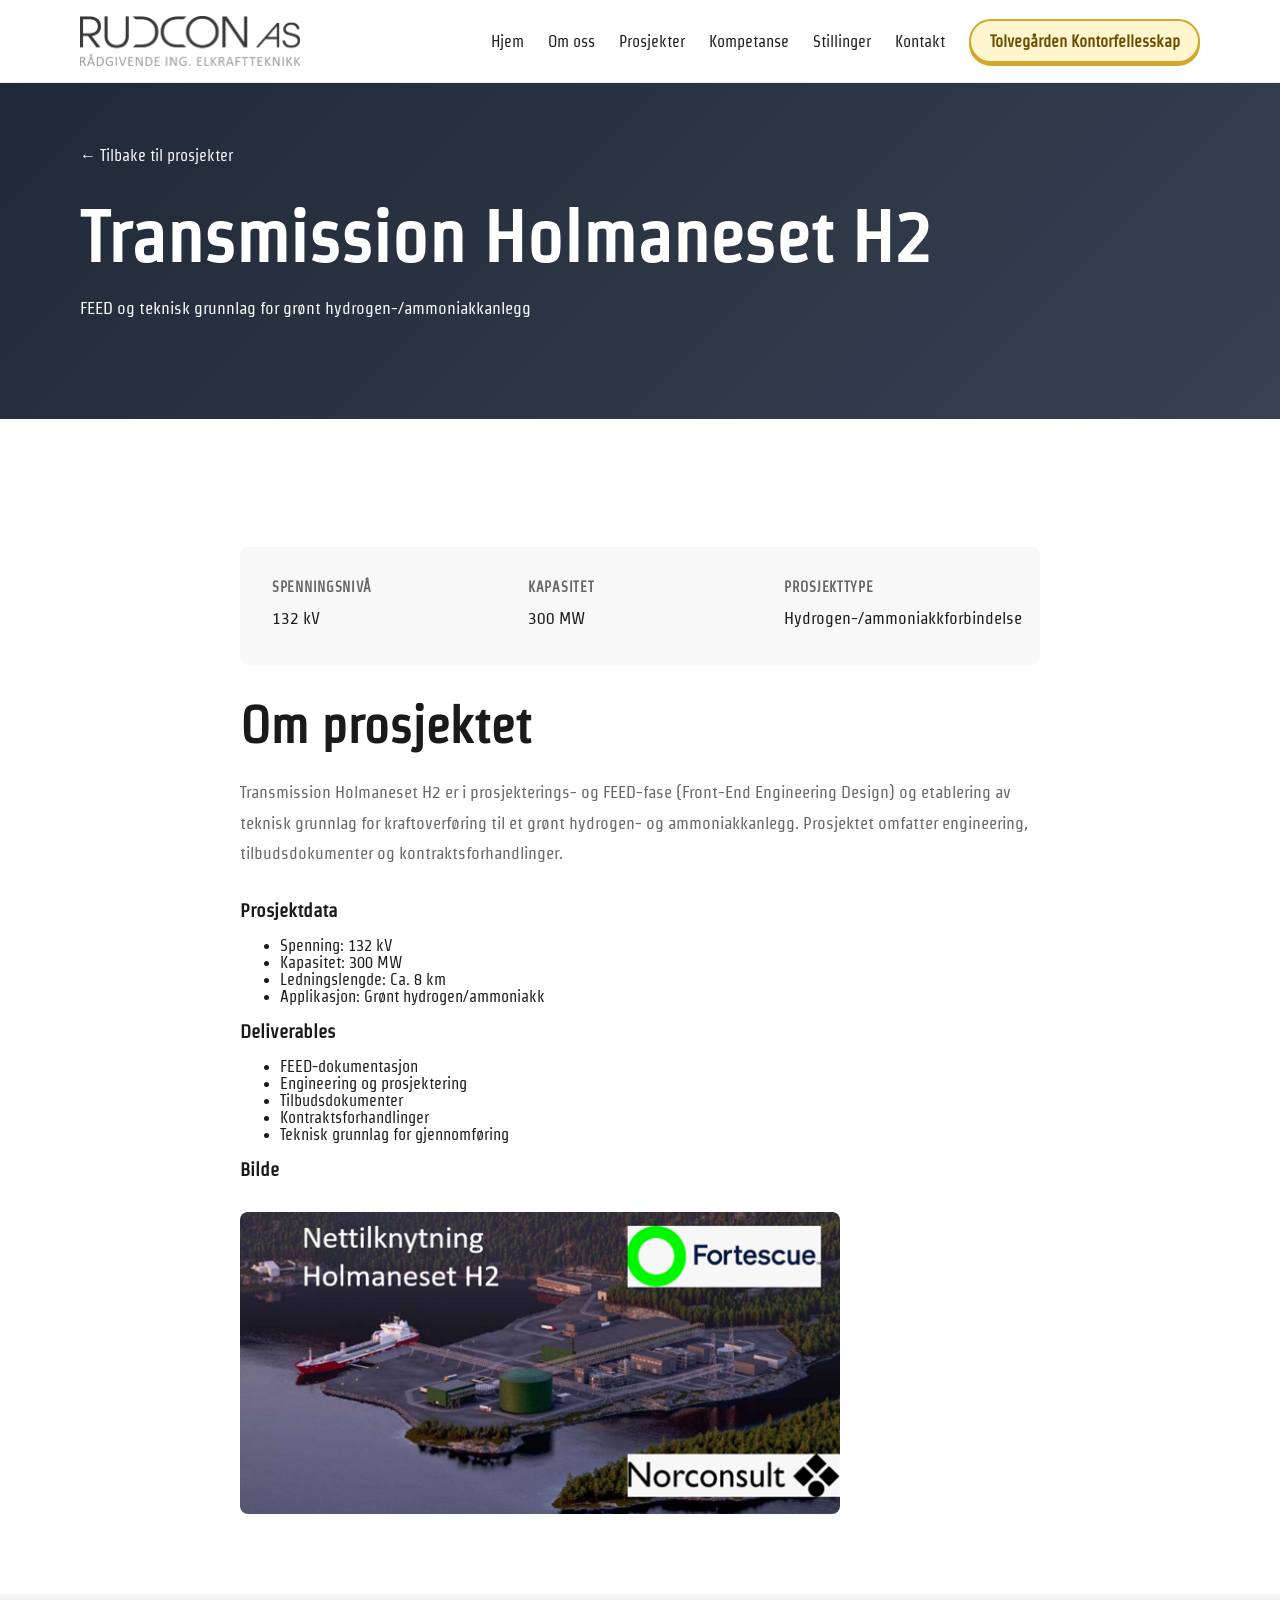
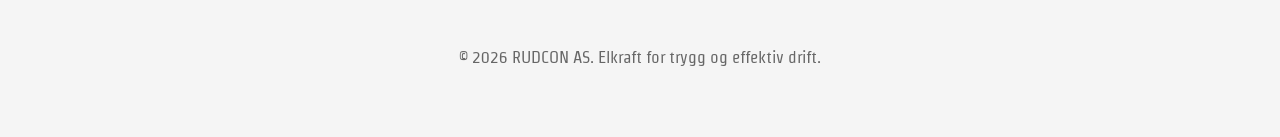
<file: projects/holmaneset-h2.html>
<!DOCTYPE html>
<html lang="no">
  <head>
    <meta charset="UTF-8" />
    <meta name="viewport" content="width=device-width, initial-scale=1.0" />
    <link rel="icon" type="image/png" href="../assets/icons/rudcon-favicon.png" />
    <link rel="apple-touch-icon" href="../assets/icons/rudcon-favicon.png" />
    <title>Transmission Holmaneset H2 | RUDCON AS</title>
    <link rel="stylesheet" href="../css/style.css" />
    <link rel="preconnect" href="https://fonts.googleapis.com">
    <link rel="preconnect" href="https://fonts.gstatic.com" crossorigin>
    <link href="https://fonts.googleapis.com/css2?family=Strait&display=swap" rel="stylesheet">
    <style>
      .project-hero {
        background: linear-gradient(135deg, #1f2937 0%, #374151 100%);
        color: white;
        padding: 4rem 0;
        margin-bottom: 3rem;
      }
      .project-hero h1 {
        color: white;
        margin: 0;
      }
      .project-meta-full {
        display: grid;
        grid-template-columns: repeat(auto-fit, minmax(200px, 1fr));
        gap: 2rem;
        margin: 2rem 0;
        padding: 2rem;
        background: var(--surface);
        border-radius: 8px;
      }
      .meta-item h4 {
        margin: 0 0 0.5rem 0;
        color: var(--muted);
        font-size: 0.875rem;
        text-transform: uppercase;
        letter-spacing: 0.05em;
      }
      .meta-item p {
        margin: 0;
        font-weight: 500;
        color: var(--text);
      }
      .image-placeholder {
        background: var(--surface-soft);
        border: 2px dashed var(--border);
        border-radius: 8px;
        padding: 3rem;
        text-align: center;
        color: var(--muted);
        margin: 2rem 0;
        min-height: 400px;
        display: flex;
        align-items: center;
        justify-content: center;
      }
      .project-content {
        max-width: 800px;
      }
      .back-link {
        display: inline-flex;
        align-items: center;
        gap: 0.5rem;
        color: #fff;
        text-decoration: none;
        margin-bottom: 2rem;
        font-weight: 500;
      }
      .back-link:hover {
        text-decoration: underline;
      }
    </style>
  </head>
  <body>
    <header class="site-header">
      <div class="container header-inner">
        <a class="brand" href="../index.html"><img src="../assets/images/Logo RUDCON.PDF ny/RUDCON AS.png" alt="RUDCON AS" /></a>
        <nav class="site-nav" id="siteNav">
          <a href="../index.html#home">Hjem</a>
          <a href="../index.html#about">Om oss</a>
          <a href="../index.html#projects">Prosjekter</a>
          <a href="../index.html#expertise">Kompetanse</a>
          <a href="../stillinger.html">Stillinger</a>
          <a href="../index.html#contact">Kontakt</a>
          <a class="nav-featured" href="../tolvegaarden/tolvegaarden.html">Tolvegården Kontorfellesskap</a>
        </nav>
        <button class="menu-toggle" id="menuToggle" aria-label="Åpne meny">Meny</button>
      </div>
    </header>

    <main>
      <section class="project-hero">
        <div class="container">
          <a href="../index.html#projects" class="back-link">← Tilbake til prosjekter</a>
          <h1>Transmission Holmaneset H2</h1>
          <p>FEED og teknisk grunnlag for grønt hydrogen-/ammoniakkanlegg</p>
        </div>
      </section>

      <section class="section">
        <div class="container project-content">
          <div class="project-meta-full">
            <div class="meta-item">
              <h4>Spenningsnivå</h4>
              <p>132 kV</p>
            </div>
            <div class="meta-item">
              <h4>Kapasitet</h4>
              <p>300 MW</p>
            </div>
            <div class="meta-item">
              <h4>Prosjekttype</h4>
              <p>Hydrogen-/ammoniakkforbindelse</p>
            </div>
          </div>

          <h2>Om prosjektet</h2>
          <p>Transmission Holmaneset H2 er i prosjekterings- og FEED-fase (Front-End Engineering Design) og etablering av teknisk grunnlag for kraftoverføring til et grønt hydrogen- og ammoniakkanlegg. Prosjektet omfatter engineering, tilbudsdokumenter og kontraktsforhandlinger.</p>
          
          <h3>Prosjektdata</h3>
          <ul>
            <li>Spenning: 132 kV</li>
            <li>Kapasitet: 300 MW</li>
            <li>Ledningslengde: Ca. 8 km</li>
            <li>Applikasjon: Grønt hydrogen/ammoniakk</li>
          </ul>

          <h3>Deliverables</h3>
          <ul>
            <li>FEED-dokumentasjon</li>
            <li>Engineering og prosjektering</li>
            <li>Tilbudsdokumenter</li>
            <li>Kontraktsforhandlinger</li>
            <li>Teknisk grunnlag for gjennomføring</li>
          </ul>

          <h3>Bilde</h3>
          <img src="../assets/images/Prosjektbilder/Holmaneset.png" alt="Transmission Holmaneset H2" style="width: 100%; max-width: 600px; height: auto; border-radius: 8px; margin: 2rem 0;" />
        </div>
      </section>
    </main>

    <footer class="site-footer">
      <div class="container footer-inner">
        <p>© 2026 RUDCON AS. Elkraft for trygg og effektiv drift.</p>
      </div>
    </footer>

    <script src="../js/main.js"></script>
  </body>
</html>
</file>
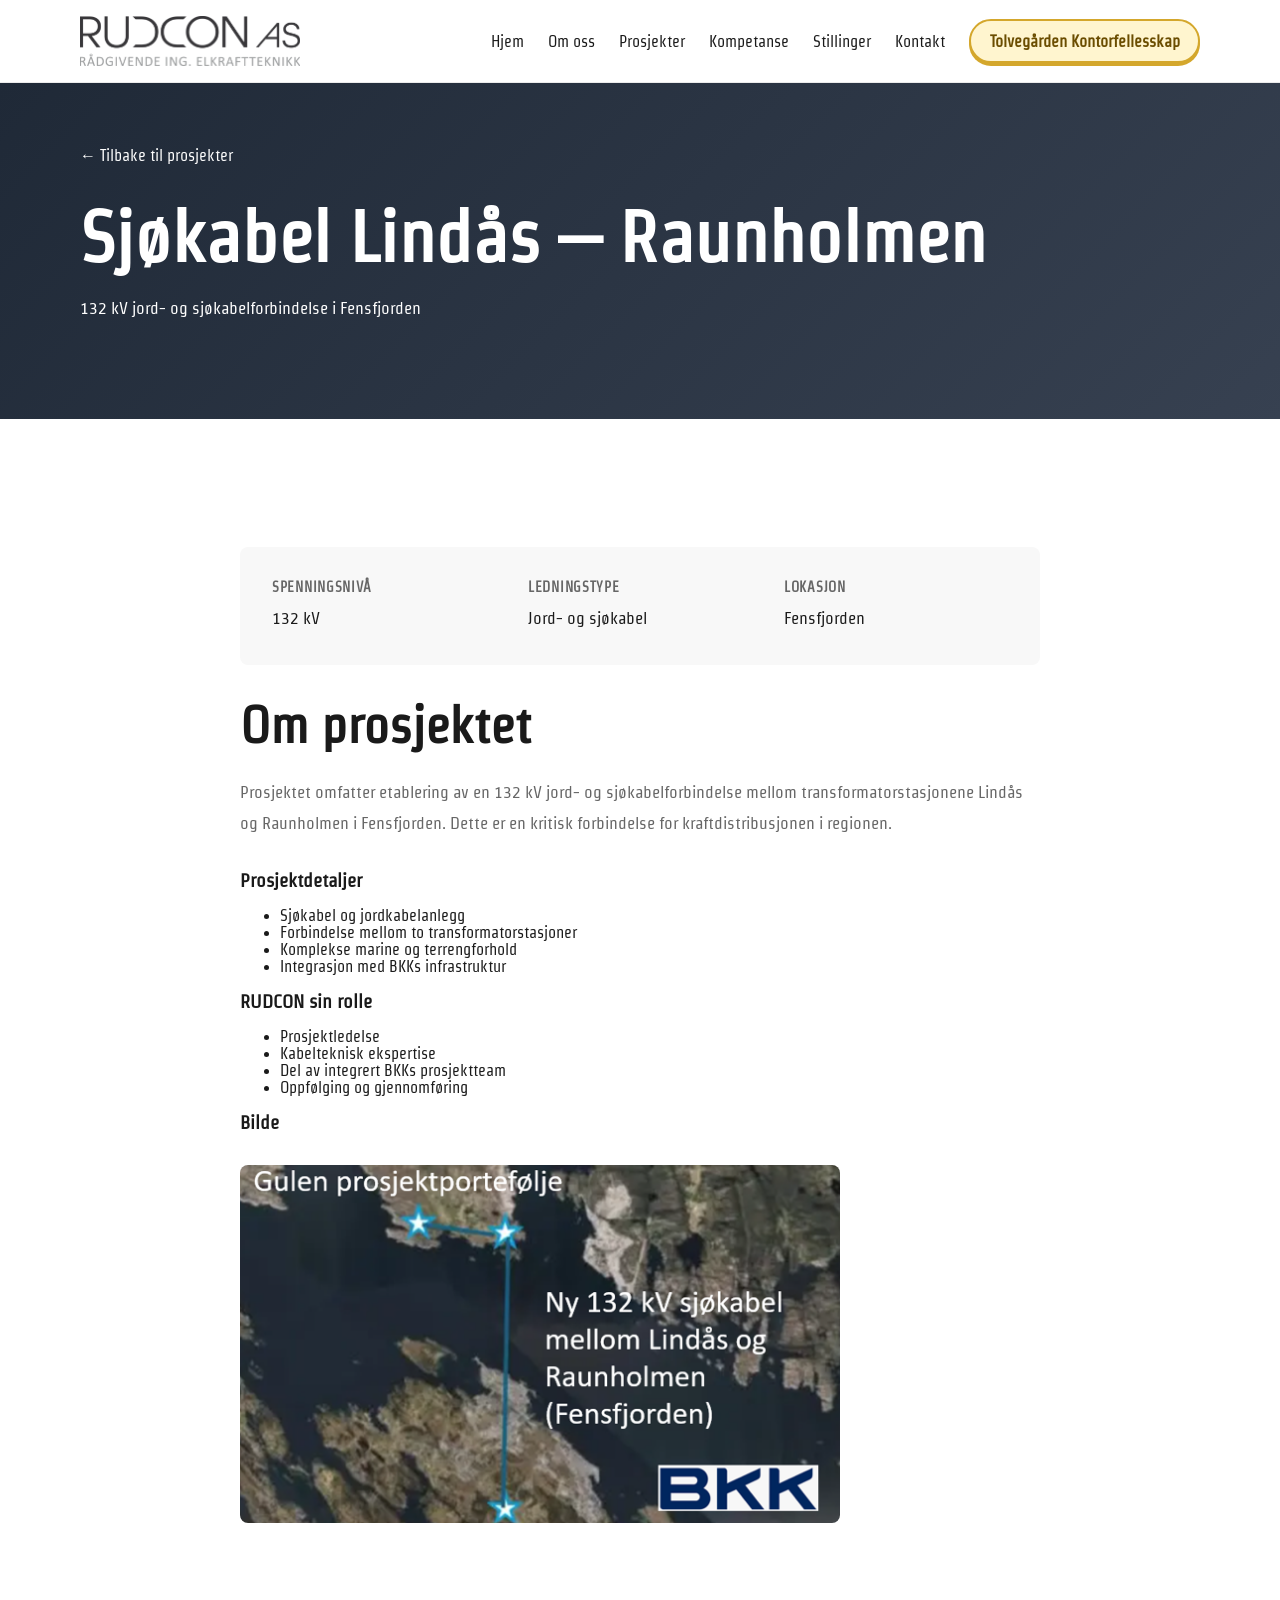
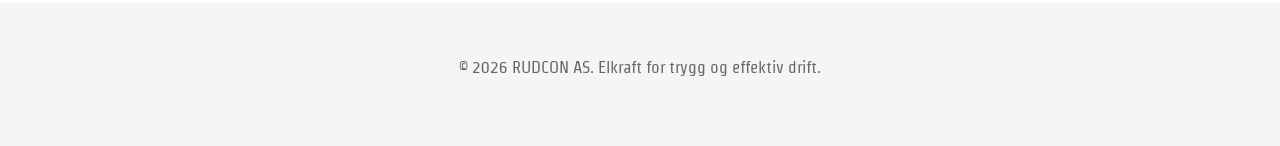
<file: projects/lindas-raunholmen.html>
<!DOCTYPE html>
<html lang="no">
  <head>
    <meta charset="UTF-8" />
    <meta name="viewport" content="width=device-width, initial-scale=1.0" />
    <link rel="icon" type="image/png" href="../assets/icons/rudcon-favicon.png" />
    <link rel="apple-touch-icon" href="../assets/icons/rudcon-favicon.png" />
    <title>Sjøkabel Lindås – Raunholmen | RUDCON AS</title>
    <link rel="stylesheet" href="../css/style.css" />
    <link rel="preconnect" href="https://fonts.googleapis.com">
    <link rel="preconnect" href="https://fonts.gstatic.com" crossorigin>
    <link href="https://fonts.googleapis.com/css2?family=Strait&display=swap" rel="stylesheet">
    <style>
      .project-hero {
        background: linear-gradient(135deg, #1f2937 0%, #374151 100%);
        color: white;
        padding: 4rem 0;
        margin-bottom: 3rem;
      }
      .project-hero h1 {
        color: white;
        margin: 0;
      }
      .project-meta-full {
        display: grid;
        grid-template-columns: repeat(auto-fit, minmax(200px, 1fr));
        gap: 2rem;
        margin: 2rem 0;
        padding: 2rem;
        background: var(--surface);
        border-radius: 8px;
      }
      .meta-item h4 {
        margin: 0 0 0.5rem 0;
        color: var(--muted);
        font-size: 0.875rem;
        text-transform: uppercase;
        letter-spacing: 0.05em;
      }
      .meta-item p {
        margin: 0;
        font-weight: 500;
        color: var(--text);
      }
      .image-placeholder {
        background: var(--surface-soft);
        border: 2px dashed var(--border);
        border-radius: 8px;
        padding: 3rem;
        text-align: center;
        color: var(--muted);
        margin: 2rem 0;
        min-height: 400px;
        display: flex;
        align-items: center;
        justify-content: center;
      }
      .project-content {
        max-width: 800px;
      }
      .back-link {
        display: inline-flex;
        align-items: center;
        gap: 0.5rem;
        color: #fff;
        text-decoration: none;
        margin-bottom: 2rem;
        font-weight: 500;
      }
      .back-link:hover {
        text-decoration: underline;
      }
    </style>
  </head>
  <body>
    <header class="site-header">
      <div class="container header-inner">
        <a class="brand" href="../index.html"><img src="../assets/images/Logo RUDCON.PDF ny/RUDCON AS.png" alt="RUDCON AS" /></a>
        <nav class="site-nav" id="siteNav">
          <a href="../index.html#home">Hjem</a>
          <a href="../index.html#about">Om oss</a>
          <a href="../index.html#projects">Prosjekter</a>
          <a href="../index.html#expertise">Kompetanse</a>
          <a href="../stillinger.html">Stillinger</a>
          <a href="../index.html#contact">Kontakt</a>
          <a class="nav-featured" href="../tolvegaarden/tolvegaarden.html">Tolvegården Kontorfellesskap</a>
        </nav>
        <button class="menu-toggle" id="menuToggle" aria-label="Åpne meny">Meny</button>
      </div>
    </header>

    <main>
      <section class="project-hero">
        <div class="container">
          <a href="../index.html#projects" class="back-link">← Tilbake til prosjekter</a>
          <h1>Sjøkabel Lindås – Raunholmen</h1>
          <p>132 kV jord- og sjøkabelforbindelse i Fensfjorden</p>
        </div>
      </section>

      <section class="section">
        <div class="container project-content">
          <div class="project-meta-full">
            <div class="meta-item">
              <h4>Spenningsnivå</h4>
              <p>132 kV</p>
            </div>
            <div class="meta-item">
              <h4>Ledningstype</h4>
              <p>Jord- og sjøkabel</p>
            </div>
            <div class="meta-item">
              <h4>Lokasjon</h4>
              <p>Fensfjorden</p>
            </div>
          </div>

          <h2>Om prosjektet</h2>
          <p>Prosjektet omfatter etablering av en 132 kV jord- og sjøkabelforbindelse mellom transformatorstasjonene Lindås og Raunholmen i Fensfjorden. Dette er en kritisk forbindelse for kraftdistribusjonen i regionen.</p>
          
          <h3>Prosjektdetaljer</h3>
          <ul>
            <li>Sjøkabel og jordkabelanlegg</li>
            <li>Forbindelse mellom to transformatorstasjoner</li>
            <li>Komplekse marine og terrengforhold</li>
            <li>Integrasjon med BKKs infrastruktur</li>
          </ul>

          <h3>RUDCON sin rolle</h3>
          <ul>
            <li>Prosjektledelse</li>
            <li>Kabelteknisk ekspertise</li>
            <li>Del av integrert BKKs prosjektteam</li>
            <li>Oppfølging og gjennomføring</li>
          </ul>

          <h3>Bilde</h3>
          <img src="../assets/images/Prosjektbilder/Gulen.png" alt="Sjøkabel Lindås – Raunholmen" style="width: 100%; max-width: 600px; height: auto; border-radius: 8px; margin: 2rem 0;" />
        </div>
      </section>
    </main>

    <footer class="site-footer">
      <div class="container footer-inner">
        <p>© 2026 RUDCON AS. Elkraft for trygg og effektiv drift.</p>
      </div>
    </footer>

    <script src="../js/main.js"></script>
  </body>
</html>
</file>
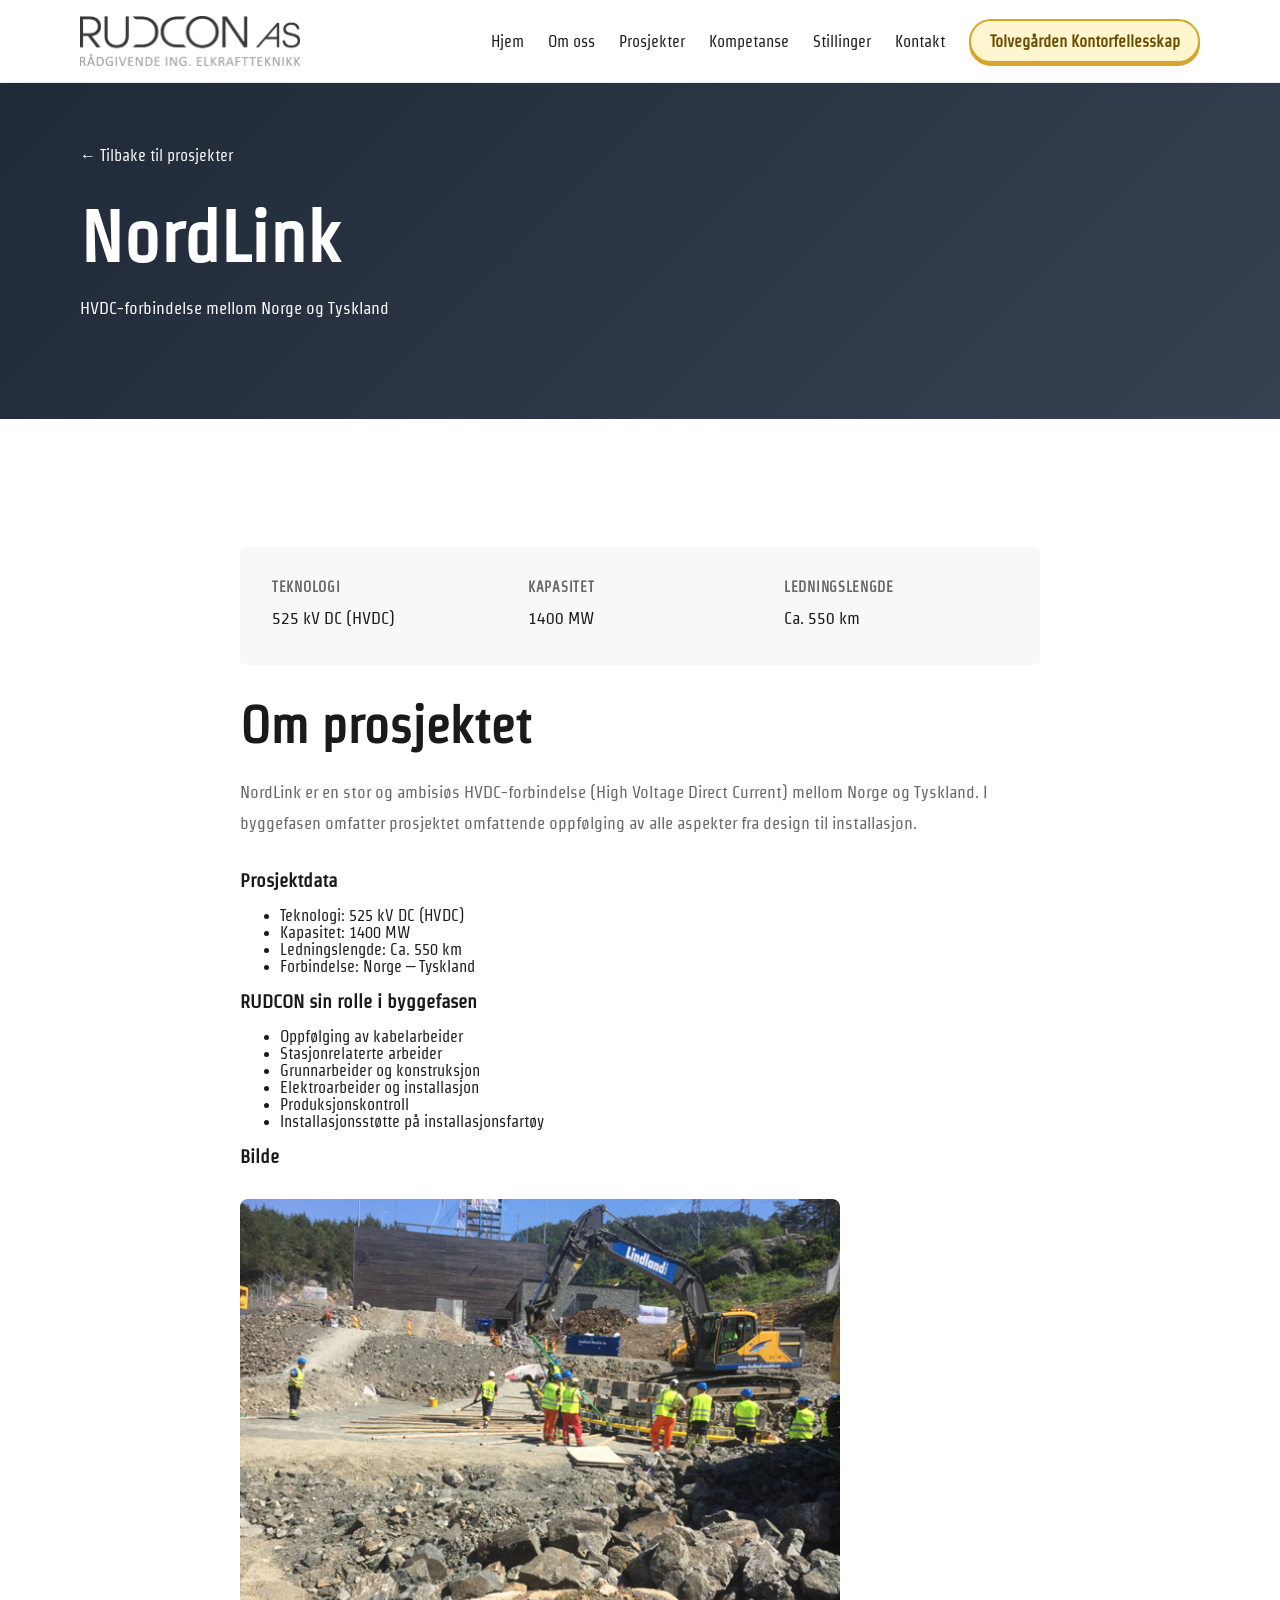
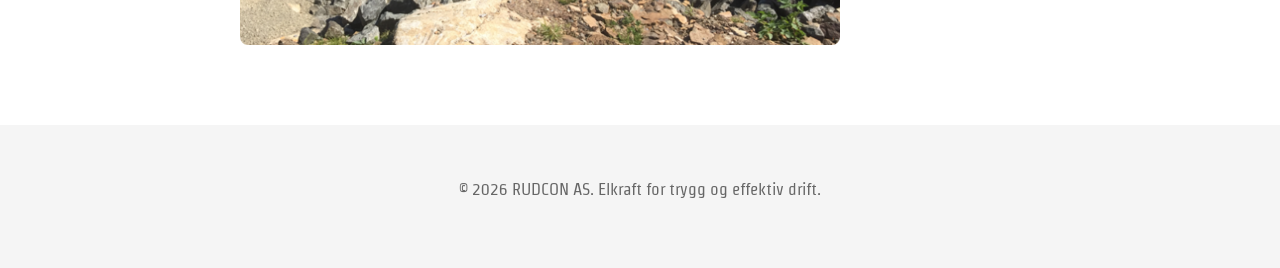
<file: projects/nordlink.html>
<!DOCTYPE html>
<html lang="no">
  <head>
    <meta charset="UTF-8" />
    <meta name="viewport" content="width=device-width, initial-scale=1.0" />
    <link rel="icon" type="image/png" href="../assets/icons/rudcon-favicon.png" />
    <link rel="apple-touch-icon" href="../assets/icons/rudcon-favicon.png" />
    <title>NordLink | RUDCON AS</title>
    <link rel="stylesheet" href="../css/style.css" />
    <link rel="preconnect" href="https://fonts.googleapis.com">
    <link rel="preconnect" href="https://fonts.gstatic.com" crossorigin>
    <link href="https://fonts.googleapis.com/css2?family=Strait&display=swap" rel="stylesheet">
    <style>
      .project-hero {
        background: linear-gradient(135deg, #1f2937 0%, #374151 100%);
        color: white;
        padding: 4rem 0;
        margin-bottom: 3rem;
      }
      .project-hero h1 {
        color: white;
        margin: 0;
      }
      .project-meta-full {
        display: grid;
        grid-template-columns: repeat(auto-fit, minmax(200px, 1fr));
        gap: 2rem;
        margin: 2rem 0;
        padding: 2rem;
        background: var(--surface);
        border-radius: 8px;
      }
      .meta-item h4 {
        margin: 0 0 0.5rem 0;
        color: var(--muted);
        font-size: 0.875rem;
        text-transform: uppercase;
        letter-spacing: 0.05em;
      }
      .meta-item p {
        margin: 0;
        font-weight: 500;
        color: var(--text);
      }
      .image-placeholder {
        background: var(--surface-soft);
        border: 2px dashed var(--border);
        border-radius: 8px;
        padding: 3rem;
        text-align: center;
        color: var(--muted);
        margin: 2rem 0;
        min-height: 400px;
        display: flex;
        align-items: center;
        justify-content: center;
      }
      .project-content {
        max-width: 800px;
      }
      .back-link {
        display: inline-flex;
        align-items: center;
        gap: 0.5rem;
        color: #fff;
        text-decoration: none;
        margin-bottom: 2rem;
        font-weight: 500;
      }
      .back-link:hover {
        text-decoration: underline;
      }
    </style>
  </head>
  <body>
    <header class="site-header">
      <div class="container header-inner">
        <a class="brand" href="../index.html"><img src="../assets/images/Logo RUDCON.PDF ny/RUDCON AS.png" alt="RUDCON AS" /></a>
        <nav class="site-nav" id="siteNav">
          <a href="../index.html#home">Hjem</a>
          <a href="../index.html#about">Om oss</a>
          <a href="../index.html#projects">Prosjekter</a>
          <a href="../index.html#expertise">Kompetanse</a>
          <a href="../stillinger.html">Stillinger</a>
          <a href="../index.html#contact">Kontakt</a>
          <a class="nav-featured" href="../tolvegaarden/tolvegaarden.html">Tolvegården Kontorfellesskap</a>
        </nav>
        <button class="menu-toggle" id="menuToggle" aria-label="Åpne meny">Meny</button>
      </div>
    </header>

    <main>
      <section class="project-hero">
        <div class="container">
          <a href="../index.html#projects" class="back-link">← Tilbake til prosjekter</a>
          <h1>NordLink</h1>
          <p>HVDC-forbindelse mellom Norge og Tyskland</p>
        </div>
      </section>

      <section class="section">
        <div class="container project-content">
          <div class="project-meta-full">
            <div class="meta-item">
              <h4>Teknologi</h4>
              <p>525 kV DC (HVDC)</p>
            </div>
            <div class="meta-item">
              <h4>Kapasitet</h4>
              <p>1400 MW</p>
            </div>
            <div class="meta-item">
              <h4>Ledningslengde</h4>
              <p>Ca. 550 km</p>
            </div>
          </div>

          <h2>Om prosjektet</h2>
          <p>NordLink er en stor og ambisiøs HVDC-forbindelse (High Voltage Direct Current) mellom Norge og Tyskland. I byggefasen omfatter prosjektet omfattende oppfølging av alle aspekter fra design til installasjon.</p>
          
          <h3>Prosjektdata</h3>
          <ul>
            <li>Teknologi: 525 kV DC (HVDC)</li>
            <li>Kapasitet: 1400 MW</li>
            <li>Ledningslengde: Ca. 550 km</li>
            <li>Forbindelse: Norge – Tyskland</li>
          </ul>

          <h3>RUDCON sin rolle i byggefasen</h3>
          <ul>
            <li>Oppfølging av kabelarbeider</li>
            <li>Stasjonrelaterte arbeider</li>
            <li>Grunnarbeider og konstruksjon</li>
            <li>Elektroarbeider og installasjon</li>
            <li>Produksjonskontroll</li>
            <li>Installasjonsstøtte på installasjonsfartøy</li>
          </ul>

          <h3>Bilde</h3>
          <img src="../assets/images/Prosjektbilder/Nordlink.png" alt="NordLink HVDC-forbindelse" style="width: 100%; max-width: 600px; height: auto; border-radius: 8px; margin: 2rem 0;" />
        </div>
      </section>
    </main>

    <footer class="site-footer">
      <div class="container footer-inner">
        <p>© 2026 RUDCON AS. Elkraft for trygg og effektiv drift.</p>
      </div>
    </footer>

    <script src="../js/main.js"></script>
  </body>
</html>
</file>
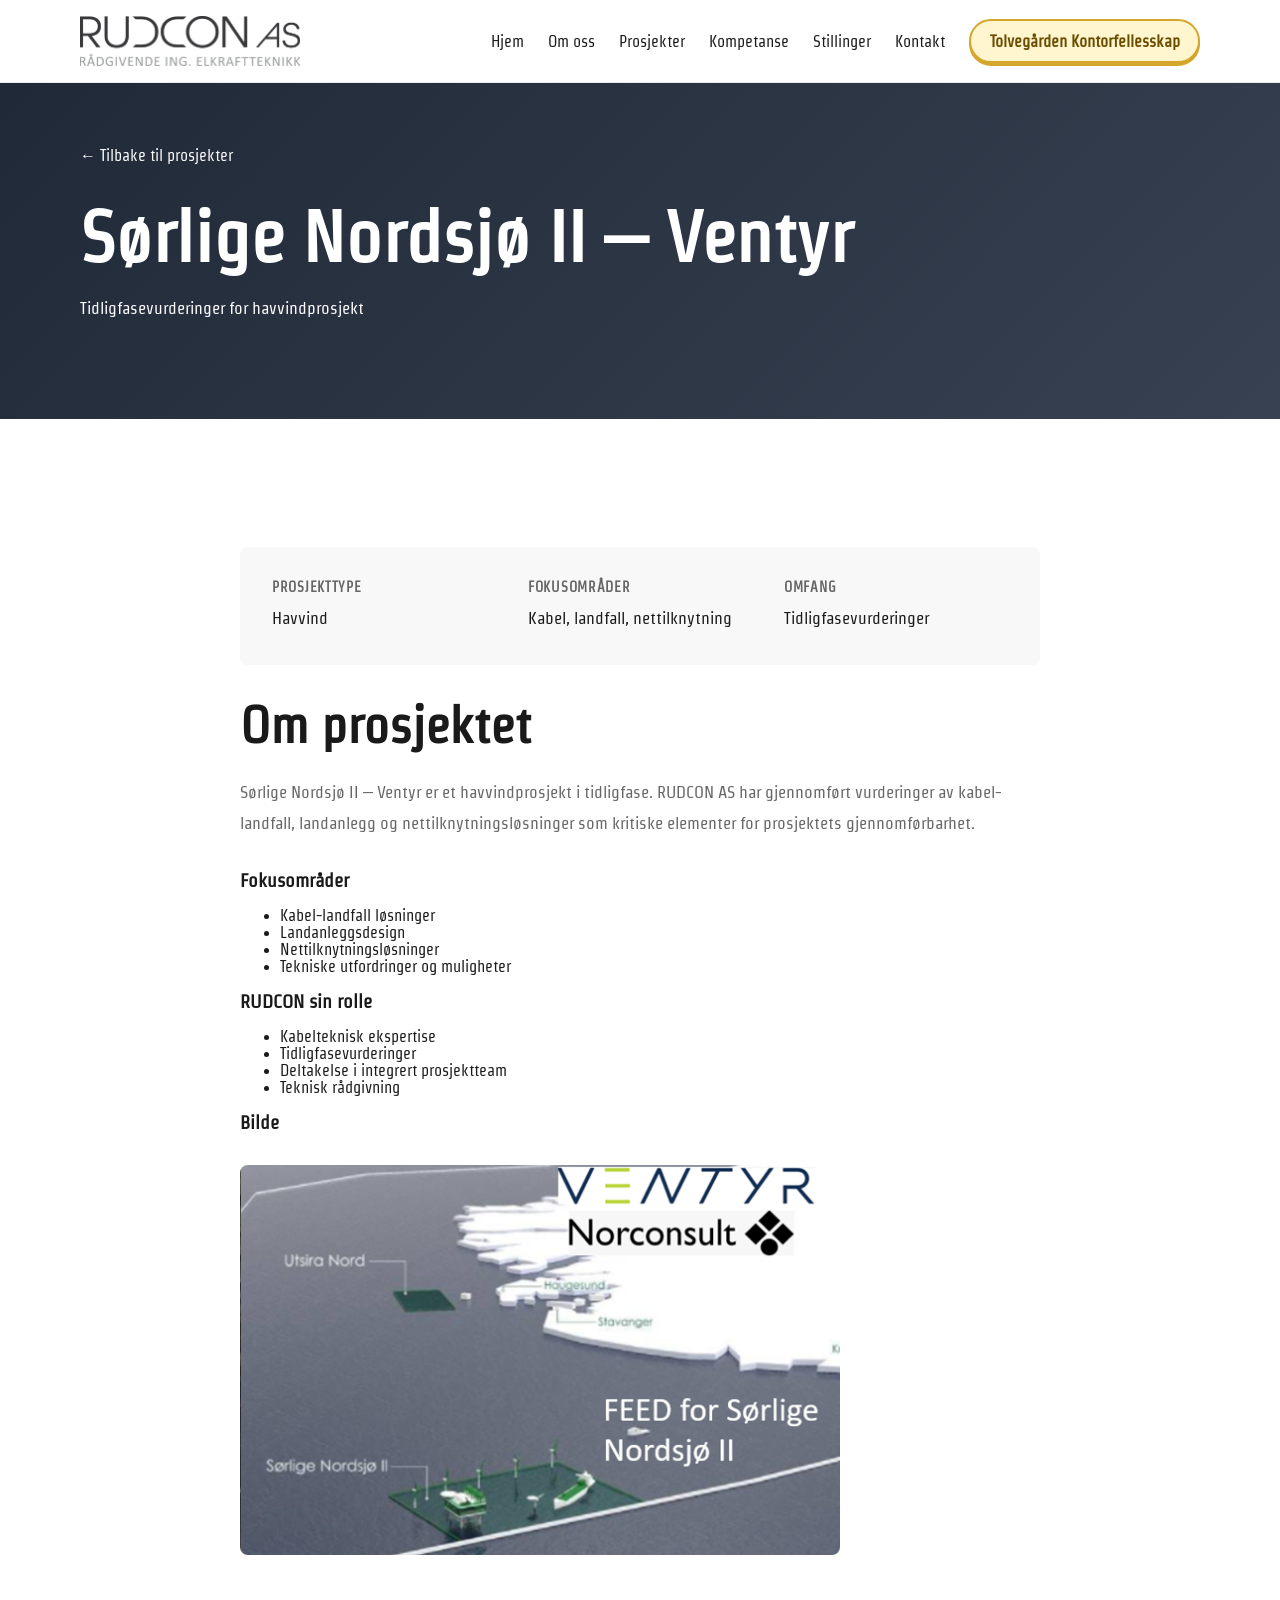
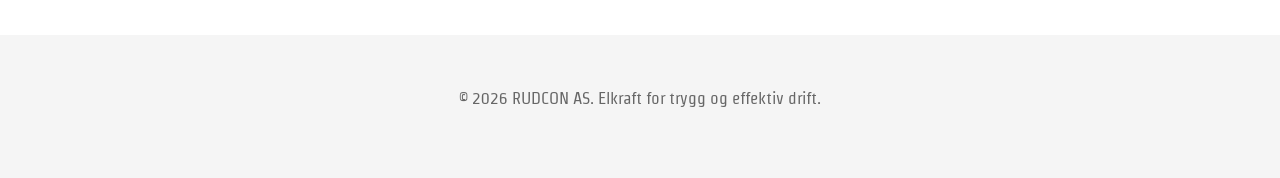
<file: projects/nordsjø-ventyr.html>
<!DOCTYPE html>
<html lang="no">
  <head>
    <meta charset="UTF-8" />
    <meta name="viewport" content="width=device-width, initial-scale=1.0" />
    <link rel="icon" type="image/png" href="../assets/icons/rudcon-favicon.png" />
    <link rel="apple-touch-icon" href="../assets/icons/rudcon-favicon.png" />
    <title>Sørlige Nordsjø II – Ventyr | RUDCON AS</title>
    <link rel="stylesheet" href="../css/style.css" />
    <link rel="preconnect" href="https://fonts.googleapis.com">
    <link rel="preconnect" href="https://fonts.gstatic.com" crossorigin>
    <link href="https://fonts.googleapis.com/css2?family=Strait&display=swap" rel="stylesheet">
    <style>
      .project-hero {
        background: linear-gradient(135deg, #1f2937 0%, #374151 100%);
        color: white;
        padding: 4rem 0;
        margin-bottom: 3rem;
      }
      .project-hero h1 {
        color: white;
        margin: 0;
      }
      .project-meta-full {
        display: grid;
        grid-template-columns: repeat(auto-fit, minmax(200px, 1fr));
        gap: 2rem;
        margin: 2rem 0;
        padding: 2rem;
        background: var(--surface);
        border-radius: 8px;
      }
      .meta-item h4 {
        margin: 0 0 0.5rem 0;
        color: var(--muted);
        font-size: 0.875rem;
        text-transform: uppercase;
        letter-spacing: 0.05em;
      }
      .meta-item p {
        margin: 0;
        font-weight: 500;
        color: var(--text);
      }
      .image-placeholder {
        background: var(--surface-soft);
        border: 2px dashed var(--border);
        border-radius: 8px;
        padding: 3rem;
        text-align: center;
        color: var(--muted);
        margin: 2rem 0;
        min-height: 400px;
        display: flex;
        align-items: center;
        justify-content: center;
      }
      .project-content {
        max-width: 800px;
      }
      .back-link {
        display: inline-flex;
        align-items: center;
        gap: 0.5rem;
        color: #fff;
        text-decoration: none;
        margin-bottom: 2rem;
        font-weight: 500;
      }
      .back-link:hover {
        text-decoration: underline;
      }
    </style>
  </head>
  <body>
    <header class="site-header">
      <div class="container header-inner">
        <a class="brand" href="../index.html"><img src="../assets/images/Logo RUDCON.PDF ny/RUDCON AS.png" alt="RUDCON AS" /></a>
        <nav class="site-nav" id="siteNav">
          <a href="../index.html#home">Hjem</a>
          <a href="../index.html#about">Om oss</a>
          <a href="../index.html#projects">Prosjekter</a>
          <a href="../index.html#expertise">Kompetanse</a>
          <a href="../stillinger.html">Stillinger</a>
          <a href="../index.html#contact">Kontakt</a>
          <a class="nav-featured" href="../tolvegaarden/tolvegaarden.html">Tolvegården Kontorfellesskap</a>
        </nav>
        <button class="menu-toggle" id="menuToggle" aria-label="Åpne meny">Meny</button>
      </div>
    </header>

    <main>
      <section class="project-hero">
        <div class="container">
          <a href="../index.html#projects" class="back-link">← Tilbake til prosjekter</a>
          <h1>Sørlige Nordsjø II – Ventyr</h1>
          <p>Tidligfasevurderinger for havvindprosjekt</p>
        </div>
      </section>

      <section class="section">
        <div class="container project-content">
          <div class="project-meta-full">
            <div class="meta-item">
              <h4>Prosjekttype</h4>
              <p>Havvind</p>
            </div>
            <div class="meta-item">
              <h4>Fokusområder</h4>
              <p>Kabel, landfall, nettilknytning</p>
            </div>
            <div class="meta-item">
              <h4>Omfang</h4>
              <p>Tidligfasevurderinger</p>
            </div>
          </div>

          <h2>Om prosjektet</h2>
          <p>Sørlige Nordsjø II – Ventyr er et havvindprosjekt i tidligfase. RUDCON AS har gjennomført vurderinger av kabel-landfall, landanlegg og nettilknytningsløsninger som kritiske elementer for prosjektets gjennomførbarhet.</p>
          
          <h3>Fokusområder</h3>
          <ul>
            <li>Kabel-landfall løsninger</li>
            <li>Landanleggsdesign</li>
            <li>Nettilknytningsløsninger</li>
            <li>Tekniske utfordringer og muligheter</li>
          </ul>

          <h3>RUDCON sin rolle</h3>
          <ul>
            <li>Kabelteknisk ekspertise</li>
            <li>Tidligfasevurderinger</li>
            <li>Deltakelse i integrert prosjektteam</li>
            <li>Teknisk rådgivning</li>
          </ul>

          <h3>Bilde</h3>
          <img src="../assets/images/Prosjektbilder/Ventyr.png" alt="Sørlige Nordsjø II Ventyr" style="width: 100%; max-width: 600px; height: auto; border-radius: 8px; margin: 2rem 0;" />
        </div>
      </section>
    </main>

    <footer class="site-footer">
      <div class="container footer-inner">
        <p>© 2026 RUDCON AS. Elkraft for trygg og effektiv drift.</p>
      </div>
    </footer>

    <script src="../js/main.js"></script>
  </body>
</html>
</file>
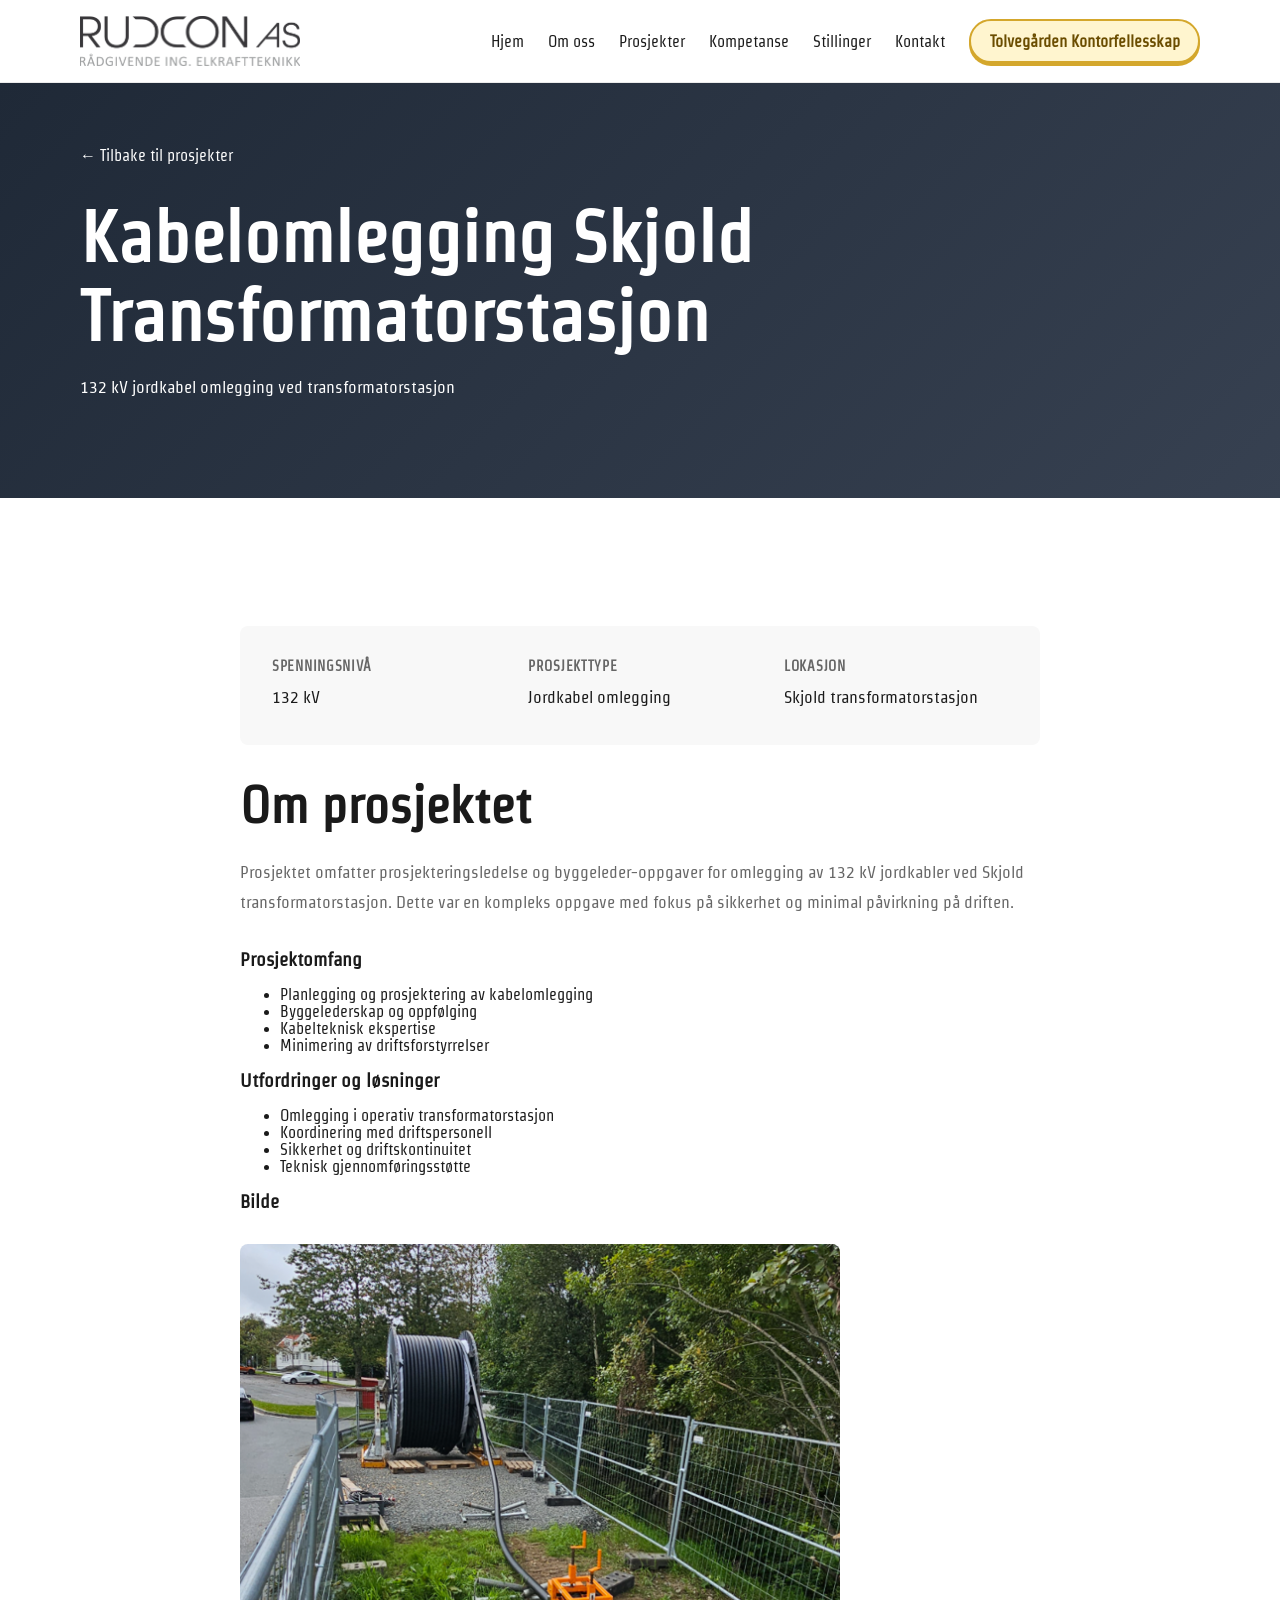
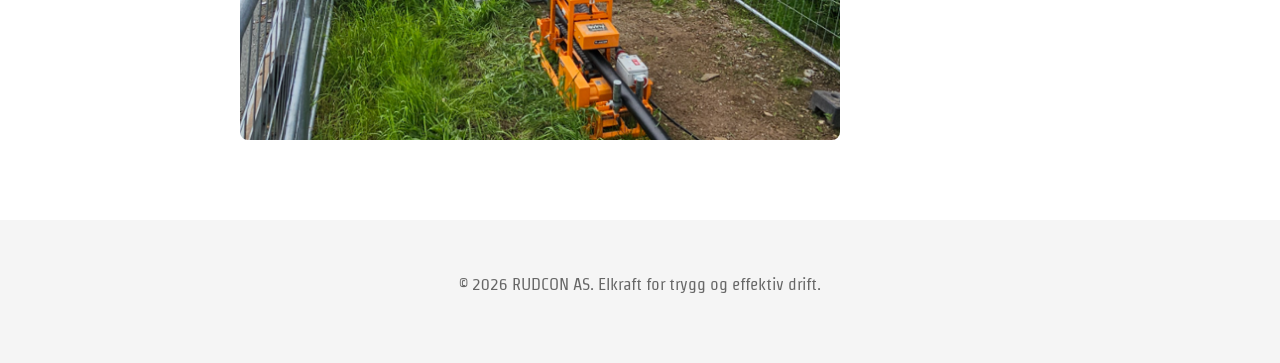
<file: projects/skjold-transformator.html>
<!DOCTYPE html>
<html lang="no">
  <head>
    <meta charset="UTF-8" />
    <meta name="viewport" content="width=device-width, initial-scale=1.0" />
    <link rel="icon" type="image/png" href="../assets/icons/rudcon-favicon.png" />
    <link rel="apple-touch-icon" href="../assets/icons/rudcon-favicon.png" />
    <title>Kabelomlegging Skjold Transformatorstasjon | RUDCON AS</title>
    <link rel="stylesheet" href="../css/style.css" />
    <link rel="preconnect" href="https://fonts.googleapis.com">
    <link rel="preconnect" href="https://fonts.gstatic.com" crossorigin>
    <link href="https://fonts.googleapis.com/css2?family=Strait&display=swap" rel="stylesheet">
    <style>
      .project-hero {
        background: linear-gradient(135deg, #1f2937 0%, #374151 100%);
        color: white;
        padding: 4rem 0;
        margin-bottom: 3rem;
      }
      .project-hero h1 {
        color: white;
        margin: 0;
      }
      .project-meta-full {
        display: grid;
        grid-template-columns: repeat(auto-fit, minmax(200px, 1fr));
        gap: 2rem;
        margin: 2rem 0;
        padding: 2rem;
        background: var(--surface);
        border-radius: 8px;
      }
      .meta-item h4 {
        margin: 0 0 0.5rem 0;
        color: var(--muted);
        font-size: 0.875rem;
        text-transform: uppercase;
        letter-spacing: 0.05em;
      }
      .meta-item p {
        margin: 0;
        font-weight: 500;
        color: var(--text);
      }
      .image-placeholder {
        background: var(--surface-soft);
        border: 2px dashed var(--border);
        border-radius: 8px;
        padding: 3rem;
        text-align: center;
        color: var(--muted);
        margin: 2rem 0;
        min-height: 400px;
        display: flex;
        align-items: center;
        justify-content: center;
      }
      .project-content {
        max-width: 800px;
      }
      .back-link {
        display: inline-flex;
        align-items: center;
        gap: 0.5rem;
        color: #fff;
        text-decoration: none;
        margin-bottom: 2rem;
        font-weight: 500;
      }
      .back-link:hover {
        text-decoration: underline;
      }
    </style>
  </head>
  <body>
    <header class="site-header">
      <div class="container header-inner">
        <a class="brand" href="../index.html"><img src="../assets/images/Logo RUDCON.PDF ny/RUDCON AS.png" alt="RUDCON AS" /></a>
        <nav class="site-nav" id="siteNav">
          <a href="../index.html#home">Hjem</a>
          <a href="../index.html#about">Om oss</a>
          <a href="../index.html#projects">Prosjekter</a>
          <a href="../index.html#expertise">Kompetanse</a>
          <a href="../stillinger.html">Stillinger</a>
          <a href="../index.html#contact">Kontakt</a>
          <a class="nav-featured" href="../tolvegaarden/tolvegaarden.html">Tolvegården Kontorfellesskap</a>
        </nav>
        <button class="menu-toggle" id="menuToggle" aria-label="Åpne meny">Meny</button>
      </div>
    </header>

    <main>
      <section class="project-hero">
        <div class="container">
          <a href="../index.html#projects" class="back-link">← Tilbake til prosjekter</a>
          <h1>Kabelomlegging Skjold Transformatorstasjon</h1>
          <p>132 kV jordkabel omlegging ved transformatorstasjon</p>
        </div>
      </section>

      <section class="section">
        <div class="container project-content">
          <div class="project-meta-full">
            <div class="meta-item">
              <h4>Spenningsnivå</h4>
              <p>132 kV</p>
            </div>
            <div class="meta-item">
              <h4>Prosjekttype</h4>
              <p>Jordkabel omlegging</p>
            </div>
            <div class="meta-item">
              <h4>Lokasjon</h4>
              <p>Skjold transformatorstasjon</p>
            </div>
          </div>

          <h2>Om prosjektet</h2>
          <p>Prosjektet omfatter prosjekteringsledelse og byggeleder-oppgaver for omlegging av 132 kV jordkabler ved Skjold transformatorstasjon. Dette var en kompleks oppgave med fokus på sikkerhet og minimal påvirkning på driften.</p>
          
          <h3>Prosjektomfang</h3>
          <ul>
            <li>Planlegging og prosjektering av kabelomlegging</li>
            <li>Byggelederskap og oppfølging</li>
            <li>Kabelteknisk ekspertise</li>
            <li>Minimering av driftsforstyrrelser</li>
          </ul>

          <h3>Utfordringer og løsninger</h3>
          <ul>
            <li>Omlegging i operativ transformatorstasjon</li>
            <li>Koordinering med driftspersonell</li>
            <li>Sikkerhet og driftskontinuitet</li>
            <li>Teknisk gjennomføringsstøtte</li>
          </ul>

          <h3>Bilde</h3>
          <img src="../assets/images/Prosjektbilder/Skjold.png" alt="Skjold Transformatorstasjon" style="width: 100%; max-width: 600px; height: auto; border-radius: 8px; margin: 2rem 0;" />
        </div>
      </section>
    </main>

    <footer class="site-footer">
      <div class="container footer-inner">
        <p>© 2026 RUDCON AS. Elkraft for trygg og effektiv drift.</p>
      </div>
    </footer>

    <script src="../js/main.js"></script>
  </body>
</html>
</file>
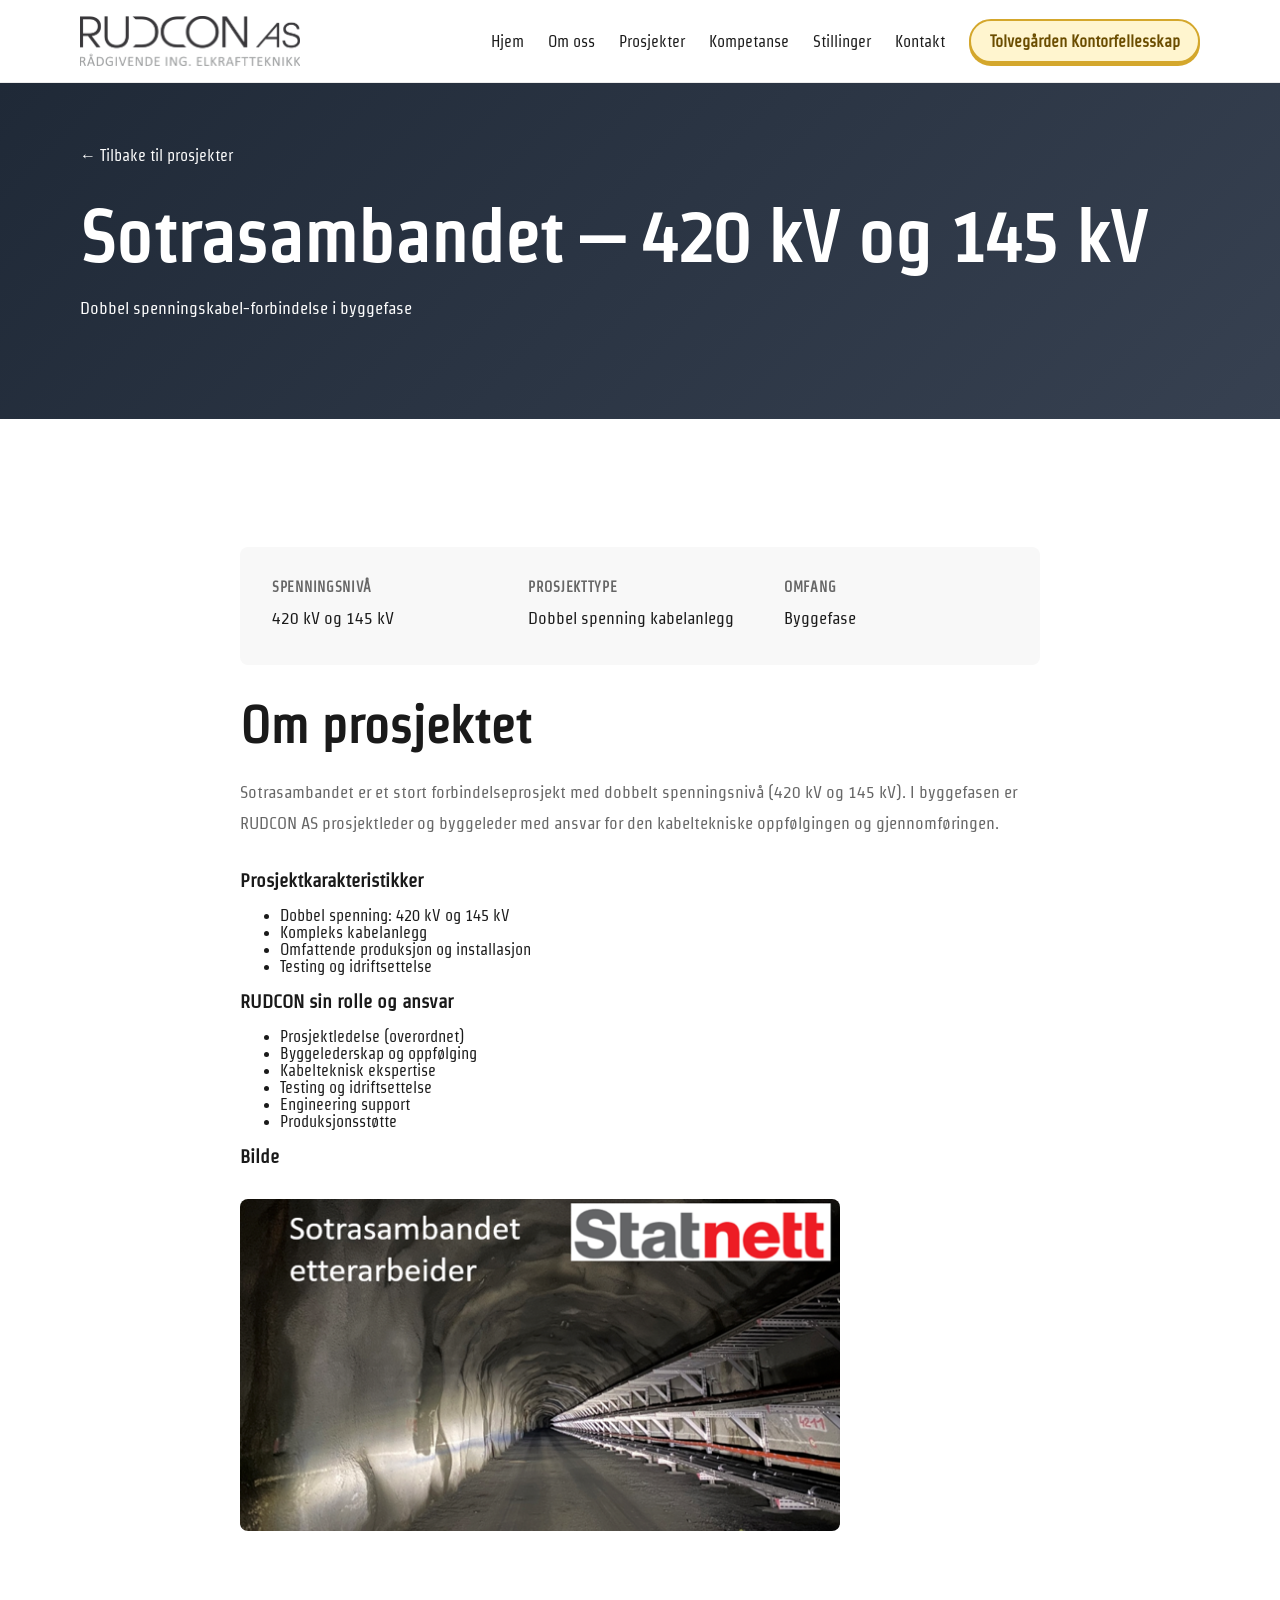
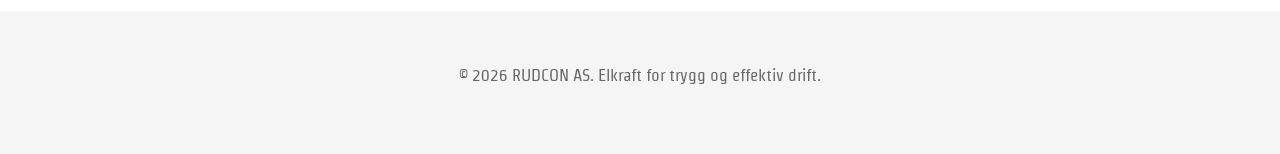
<file: projects/sotrasambandet.html>
<!DOCTYPE html>
<html lang="no">
  <head>
    <meta charset="UTF-8" />
    <meta name="viewport" content="width=device-width, initial-scale=1.0" />
    <link rel="icon" type="image/png" href="../assets/icons/rudcon-favicon.png" />
    <link rel="apple-touch-icon" href="../assets/icons/rudcon-favicon.png" />
    <title>Sotrasambandet – 420 kV og 145 kV | RUDCON AS</title>
    <link rel="stylesheet" href="../css/style.css" />
    <link rel="preconnect" href="https://fonts.googleapis.com">
    <link rel="preconnect" href="https://fonts.gstatic.com" crossorigin>
    <link href="https://fonts.googleapis.com/css2?family=Strait&display=swap" rel="stylesheet">
    <style>
      .project-hero {
        background: linear-gradient(135deg, #1f2937 0%, #374151 100%);
        color: white;
        padding: 4rem 0;
        margin-bottom: 3rem;
      }
      .project-hero h1 {
        color: white;
        margin: 0;
      }
      .project-meta-full {
        display: grid;
        grid-template-columns: repeat(auto-fit, minmax(200px, 1fr));
        gap: 2rem;
        margin: 2rem 0;
        padding: 2rem;
        background: var(--surface);
        border-radius: 8px;
      }
      .meta-item h4 {
        margin: 0 0 0.5rem 0;
        color: var(--muted);
        font-size: 0.875rem;
        text-transform: uppercase;
        letter-spacing: 0.05em;
      }
      .meta-item p {
        margin: 0;
        font-weight: 500;
        color: var(--text);
      }
      .image-placeholder {
        background: var(--surface-soft);
        border: 2px dashed var(--border);
        border-radius: 8px;
        padding: 3rem;
        text-align: center;
        color: var(--muted);
        margin: 2rem 0;
        min-height: 400px;
        display: flex;
        align-items: center;
        justify-content: center;
      }
      .project-content {
        max-width: 800px;
      }
      .back-link {
        display: inline-flex;
        align-items: center;
        gap: 0.5rem;
        color: #fff;
        text-decoration: none;
        margin-bottom: 2rem;
        font-weight: 500;
      }
      .back-link:hover {
        text-decoration: underline;
      }
    </style>
  </head>
  <body>
    <header class="site-header">
      <div class="container header-inner">
        <a class="brand" href="../index.html"><img src="../assets/images/Logo RUDCON.PDF ny/RUDCON AS.png" alt="RUDCON AS" /></a>
        <nav class="site-nav" id="siteNav">
          <a href="../index.html#home">Hjem</a>
          <a href="../index.html#about">Om oss</a>
          <a href="../index.html#projects">Prosjekter</a>
          <a href="../index.html#expertise">Kompetanse</a>
          <a href="../stillinger.html">Stillinger</a>
          <a href="../index.html#contact">Kontakt</a>
          <a class="nav-featured" href="../tolvegaarden/tolvegaarden.html">Tolvegården Kontorfellesskap</a>
        </nav>
        <button class="menu-toggle" id="menuToggle" aria-label="Åpne meny">Meny</button>
      </div>
    </header>

    <main>
      <section class="project-hero">
        <div class="container">
          <a href="../index.html#projects" class="back-link">← Tilbake til prosjekter</a>
          <h1>Sotrasambandet – 420 kV og 145 kV</h1>
          <p>Dobbel spenningskabel-forbindelse i byggefase</p>
        </div>
      </section>

      <section class="section">
        <div class="container project-content">
          <div class="project-meta-full">
            <div class="meta-item">
              <h4>Spenningsnivå</h4>
              <p>420 kV og 145 kV</p>
            </div>
            <div class="meta-item">
              <h4>Prosjekttype</h4>
              <p>Dobbel spenning kabelanlegg</p>
            </div>
            <div class="meta-item">
              <h4>Omfang</h4>
              <p>Byggefase</p>
            </div>
          </div>

          <h2>Om prosjektet</h2>
          <p>Sotrasambandet er et stort forbindelseprosjekt med dobbelt spenningsnivå (420 kV og 145 kV). I byggefasen er RUDCON AS prosjektleder og byggeleder med ansvar for den kabeltekniske oppfølgingen og gjennomføringen.</p>
          
          <h3>Prosjektkarakteristikker</h3>
          <ul>
            <li>Dobbel spenning: 420 kV og 145 kV</li>
            <li>Kompleks kabelanlegg</li>
            <li>Omfattende produksjon og installasjon</li>
            <li>Testing og idriftsettelse</li>
          </ul>

          <h3>RUDCON sin rolle og ansvar</h3>
          <ul>
            <li>Prosjektledelse (overordnet)</li>
            <li>Byggelederskap og oppfølging</li>
            <li>Kabelteknisk ekspertise</li>
            <li>Testing og idriftsettelse</li>
            <li>Engineering support</li>
            <li>Produksjonsstøtte</li>
          </ul>

          <h3>Bilde</h3>
          <img src="../assets/images/Prosjektbilder/Sotrasambandet.png" alt="Sotrasambandet – 420 kV og 145 kV" style="width: 100%; max-width: 600px; height: auto; border-radius: 8px; margin: 2rem 0;" />
        </div>
      </section>
    </main>

    <footer class="site-footer">
      <div class="container footer-inner">
        <p>© 2026 RUDCON AS. Elkraft for trygg og effektiv drift.</p>
      </div>
    </footer>

    <script src="../js/main.js"></script>
  </body>
</html>
</file>
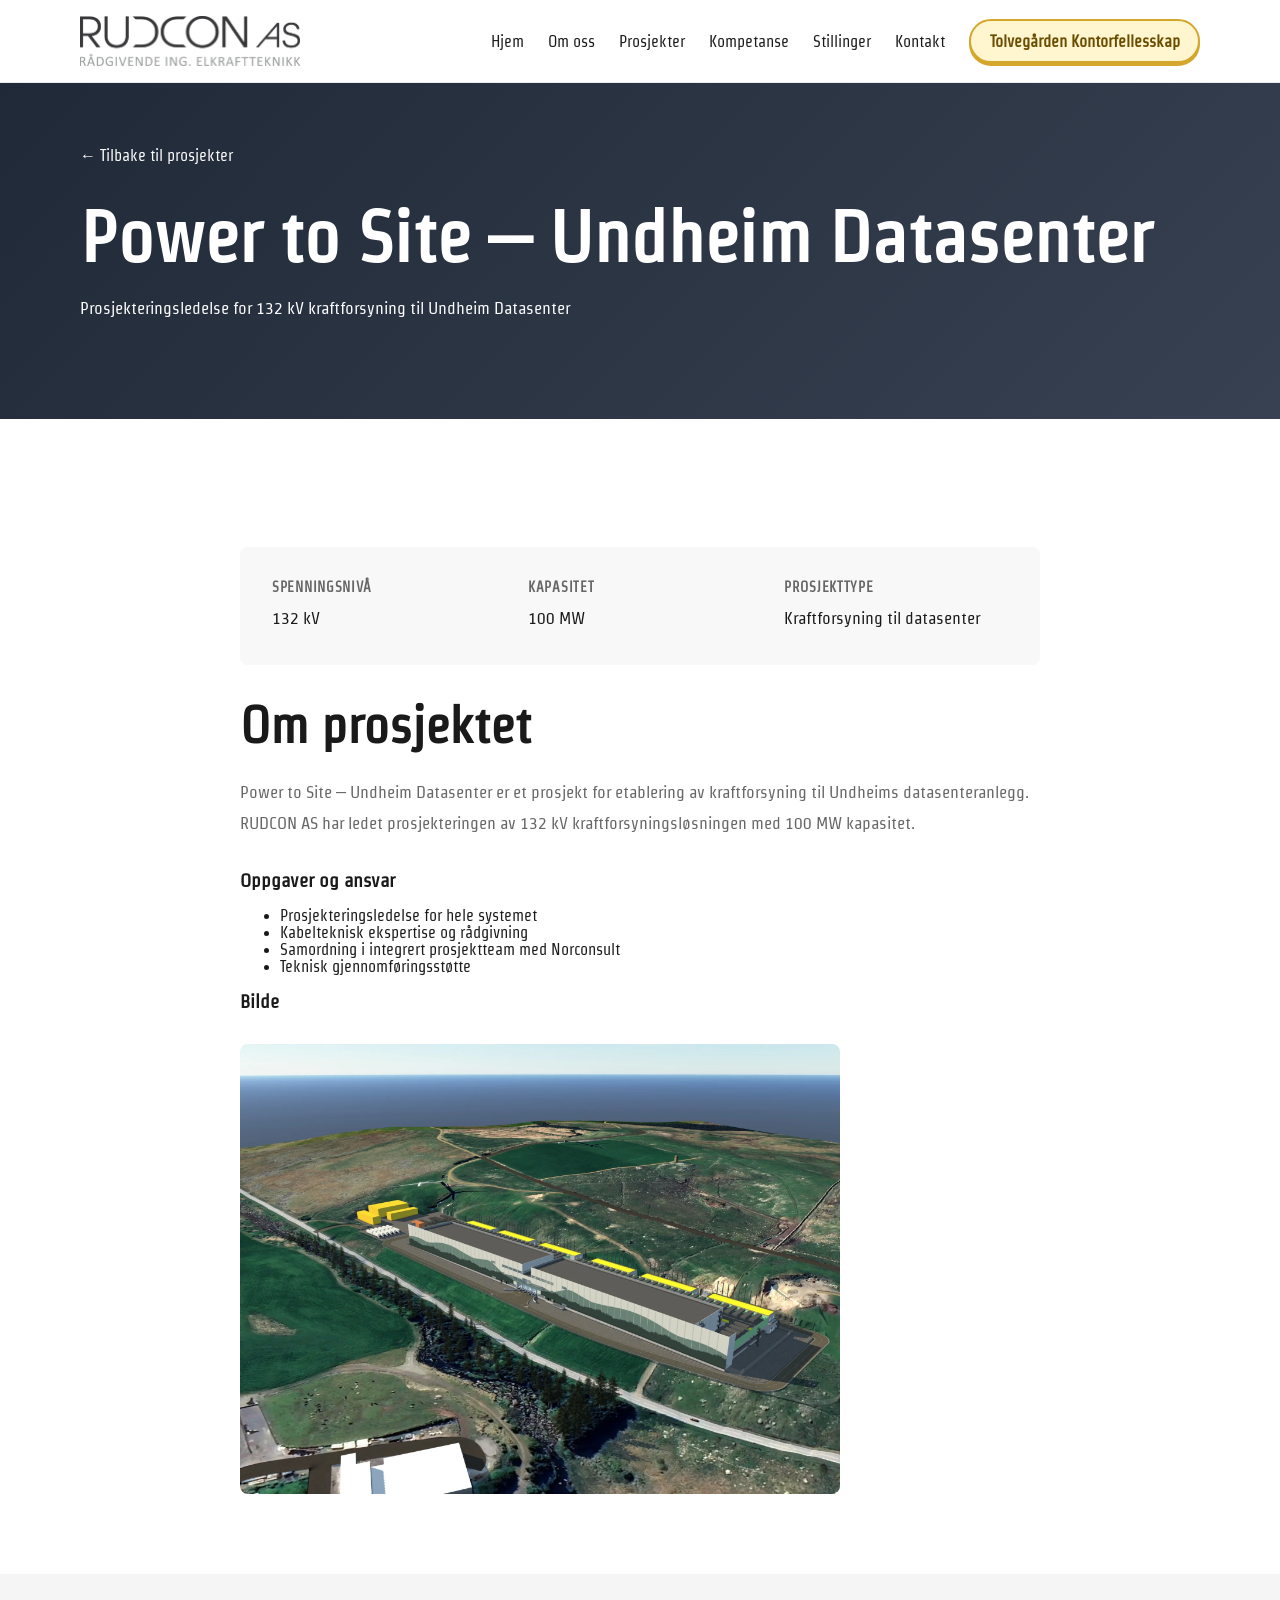
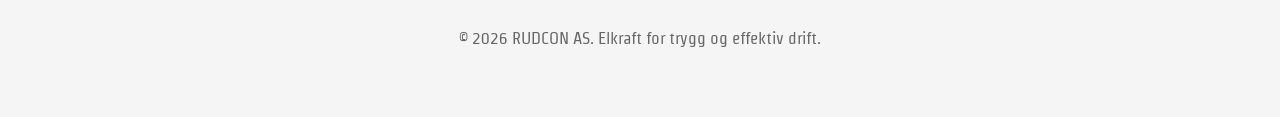
<file: projects/undheim-datasenter.html>
<!DOCTYPE html>
<html lang="no">
  <head>
    <meta charset="UTF-8" />
    <meta name="viewport" content="width=device-width, initial-scale=1.0" />
    <link rel="icon" type="image/png" href="../assets/icons/rudcon-favicon.png" />
    <link rel="apple-touch-icon" href="../assets/icons/rudcon-favicon.png" />
    <title>Power to Site – Undheim Datasenter | RUDCON AS</title>
    <link rel="stylesheet" href="../css/style.css" />
    <link rel="preconnect" href="https://fonts.googleapis.com">
    <link rel="preconnect" href="https://fonts.gstatic.com" crossorigin>
    <link href="https://fonts.googleapis.com/css2?family=Strait&display=swap" rel="stylesheet">
    <style>
      .project-hero {
        background: linear-gradient(135deg, #1f2937 0%, #374151 100%);
        color: white;
        padding: 4rem 0;
        margin-bottom: 3rem;
      }
      .project-hero h1 {
        color: white;
        margin: 0;
      }
      .project-meta-full {
        display: grid;
        grid-template-columns: repeat(auto-fit, minmax(200px, 1fr));
        gap: 2rem;
        margin: 2rem 0;
        padding: 2rem;
        background: var(--surface);
        border-radius: 8px;
      }
      .meta-item h4 {
        margin: 0 0 0.5rem 0;
        color: var(--muted);
        font-size: 0.875rem;
        text-transform: uppercase;
        letter-spacing: 0.05em;
      }
      .meta-item p {
        margin: 0;
        font-weight: 500;
        color: var(--text);
      }
      .image-placeholder {
        background: var(--surface-soft);
        border: 2px dashed var(--border);
        border-radius: 8px;
        padding: 3rem;
        text-align: center;
        color: var(--muted);
        margin: 2rem 0;
        min-height: 400px;
        display: flex;
        align-items: center;
        justify-content: center;
      }
      .project-content {
        max-width: 800px;
      }
      .back-link {
        display: inline-flex;
        align-items: center;
        gap: 0.5rem;
        color: #fff;
        text-decoration: none;
        margin-bottom: 2rem;
        font-weight: 500;
      }
      .back-link:hover {
        text-decoration: underline;
      }
    </style>
  </head>
  <body>
    <header class="site-header">
      <div class="container header-inner">
        <a class="brand" href="../index.html"><img src="../assets/images/Logo RUDCON.PDF ny/RUDCON AS.png" alt="RUDCON AS" /></a>
        <nav class="site-nav" id="siteNav">
          <a href="../index.html#home">Hjem</a>
          <a href="../index.html#about">Om oss</a>
          <a href="../index.html#projects">Prosjekter</a>
          <a href="../index.html#expertise">Kompetanse</a>
          <a href="../stillinger.html">Stillinger</a>
          <a href="../index.html#contact">Kontakt</a>
          <a class="nav-featured" href="../tolvegaarden/tolvegaarden.html">Tolvegården Kontorfellesskap</a>
        </nav>
        <button class="menu-toggle" id="menuToggle" aria-label="Åpne meny">Meny</button>
      </div>
    </header>

    <main>
      <section class="project-hero">
        <div class="container">
          <a href="../index.html#projects" class="back-link">← Tilbake til prosjekter</a>
          <h1>Power to Site – Undheim Datasenter</h1>
          <p>Prosjekteringsledelse for 132 kV kraftforsyning til Undheim Datasenter</p>
        </div>
      </section>

      <section class="section">
        <div class="container project-content">
          <div class="project-meta-full">
            <div class="meta-item">
              <h4>Spenningsnivå</h4>
              <p>132 kV</p>
            </div>
            <div class="meta-item">
              <h4>Kapasitet</h4>
              <p>100 MW</p>
            </div>
            <div class="meta-item">
              <h4>Prosjekttype</h4>
              <p>Kraftforsyning til datasenter</p>
            </div>
          </div>

          <h2>Om prosjektet</h2>
          <p>Power to Site – Undheim Datasenter er et prosjekt for etablering av kraftforsyning til Undheims datasenteranlegg. RUDCON AS har ledet prosjekteringen av 132 kV kraftforsyningsløsningen med 100 MW kapasitet.</p>
          
          <h3>Oppgaver og ansvar</h3>
          <ul>
            <li>Prosjekteringsledelse for hele systemet</li>
            <li>Kabelteknisk ekspertise og rådgivning</li>
            <li>Samordning i integrert prosjektteam med Norconsult</li>
            <li>Teknisk gjennomføringsstøtte</li>
          </ul>

          <h3>Bilde</h3>
          <img src="../assets/images/Prosjektbilder/Undheim.webp" alt="Power to Site – Undheim Datasenter" style="width: 100%; max-width: 600px; height: auto; border-radius: 8px; margin: 2rem 0;" />
        </div>
      </section>
    </main>

    <footer class="site-footer">
      <div class="container footer-inner">
        <p>© 2026 RUDCON AS. Elkraft for trygg og effektiv drift.</p>
      </div>
    </footer>

    <script src="../js/main.js"></script>
  </body>
</html>
</file>
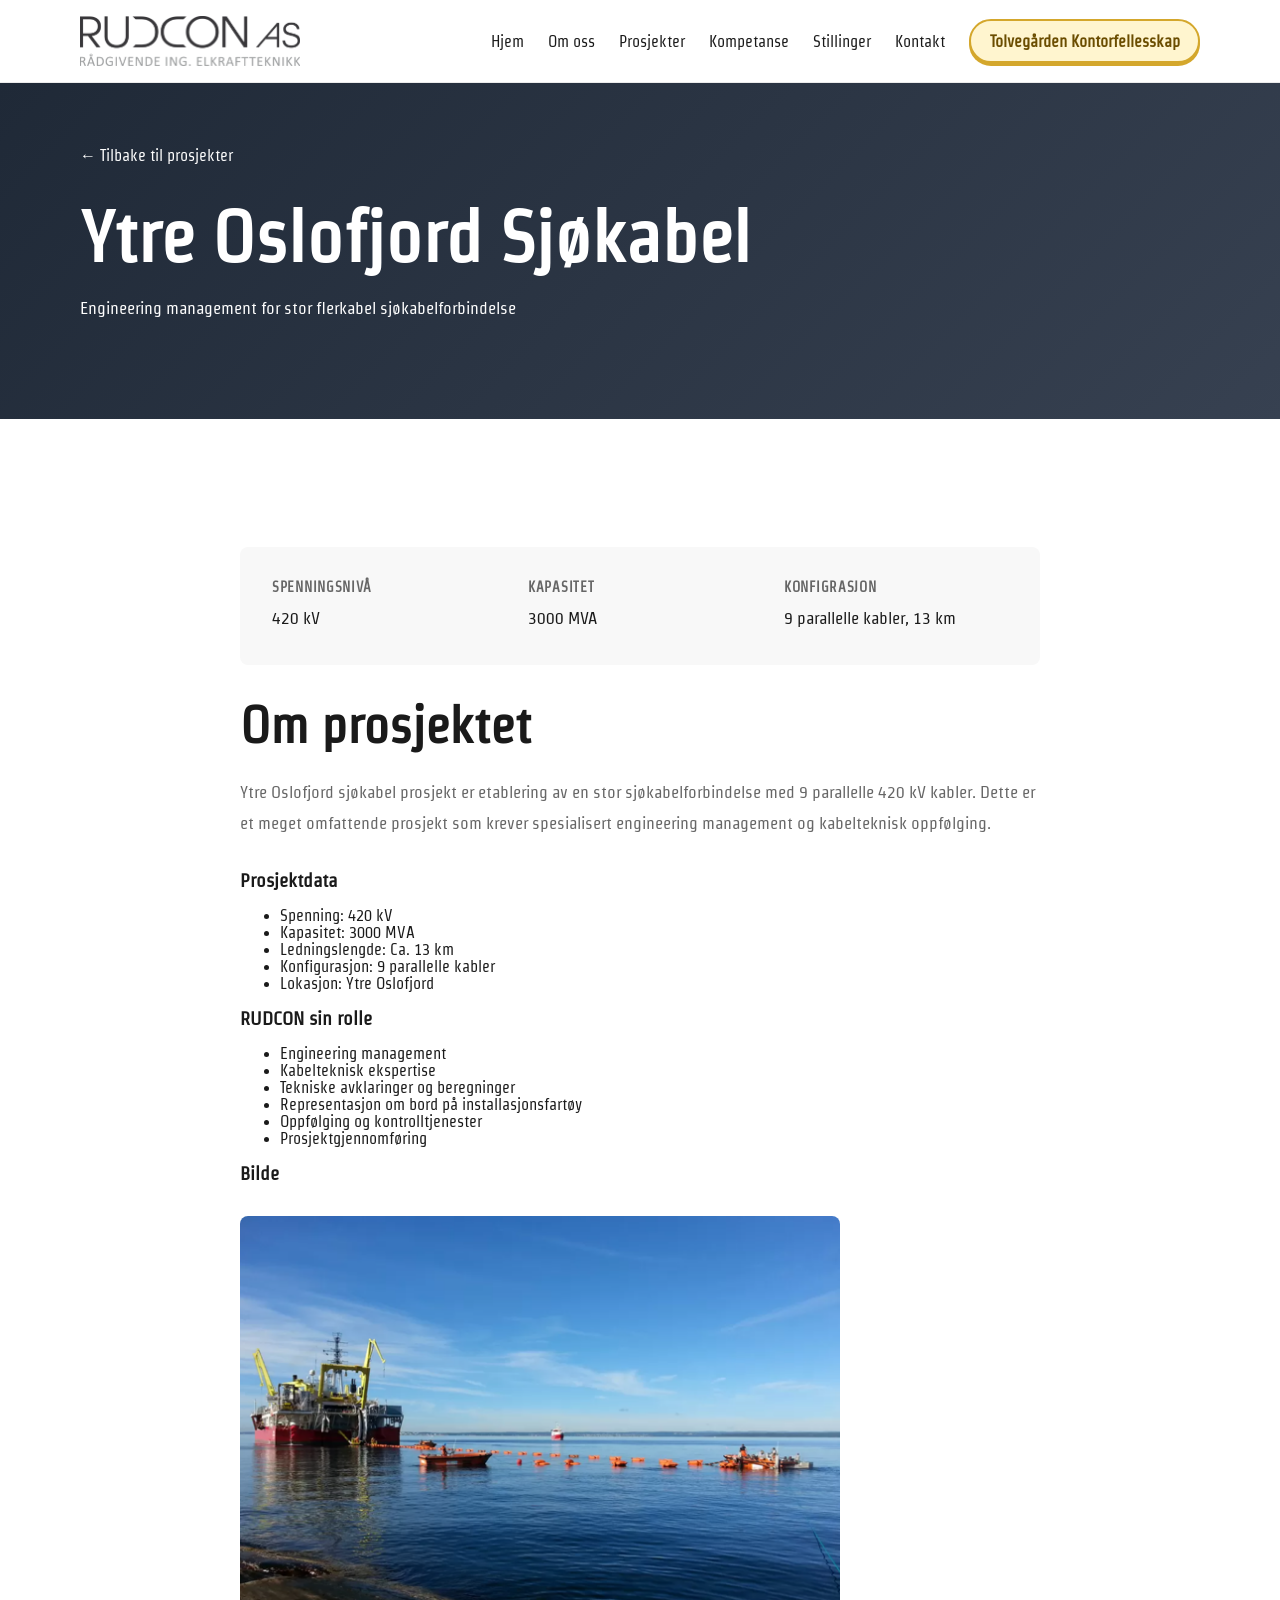
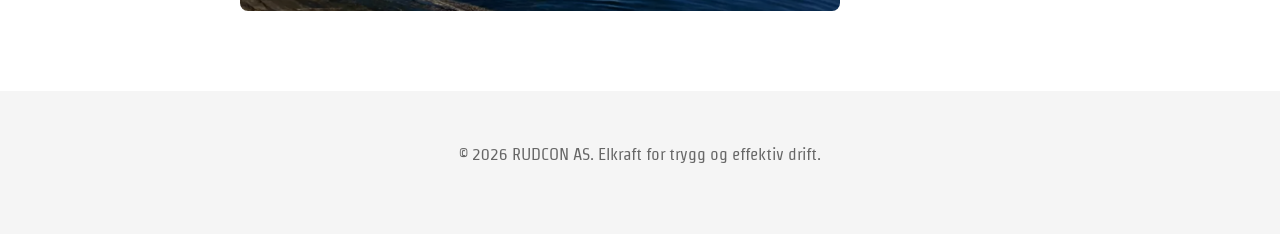
<file: projects/ytre-oslofjord.html>
<!DOCTYPE html>
<html lang="no">
  <head>
    <meta charset="UTF-8" />
    <meta name="viewport" content="width=device-width, initial-scale=1.0" />
    <link rel="icon" type="image/png" href="../assets/icons/rudcon-favicon.png" />
    <link rel="apple-touch-icon" href="../assets/icons/rudcon-favicon.png" />
    <title>Ytre Oslofjord Sjøkabel | RUDCON AS</title>
    <link rel="stylesheet" href="../css/style.css" />
    <link rel="preconnect" href="https://fonts.googleapis.com">
    <link rel="preconnect" href="https://fonts.gstatic.com" crossorigin>
    <link href="https://fonts.googleapis.com/css2?family=Strait&display=swap" rel="stylesheet">
    <style>
      .project-hero {
        background: linear-gradient(135deg, #1f2937 0%, #374151 100%);
        color: white;
        padding: 4rem 0;
        margin-bottom: 3rem;
      }
      .project-hero h1 {
        color: white;
        margin: 0;
      }
      .project-meta-full {
        display: grid;
        grid-template-columns: repeat(auto-fit, minmax(200px, 1fr));
        gap: 2rem;
        margin: 2rem 0;
        padding: 2rem;
        background: var(--surface);
        border-radius: 8px;
      }
      .meta-item h4 {
        margin: 0 0 0.5rem 0;
        color: var(--muted);
        font-size: 0.875rem;
        text-transform: uppercase;
        letter-spacing: 0.05em;
      }
      .meta-item p {
        margin: 0;
        font-weight: 500;
        color: var(--text);
      }
      .image-placeholder {
        background: var(--surface-soft);
        border: 2px dashed var(--border);
        border-radius: 8px;
        padding: 3rem;
        text-align: center;
        color: var(--muted);
        margin: 2rem 0;
        min-height: 400px;
        display: flex;
        align-items: center;
        justify-content: center;
      }
      .project-content {
        max-width: 800px;
      }
      .back-link {
        display: inline-flex;
        align-items: center;
        gap: 0.5rem;
        color: #fff;
        text-decoration: none;
        margin-bottom: 2rem;
        font-weight: 500;
      }
      .back-link:hover {
        text-decoration: underline;
      }
    </style>
  </head>
  <body>
    <header class="site-header">
      <div class="container header-inner">
        <a class="brand" href="../index.html"><img src="../assets/images/Logo RUDCON.PDF ny/RUDCON AS.png" alt="RUDCON AS" /></a>
        <nav class="site-nav" id="siteNav">
          <a href="../index.html#home">Hjem</a>
          <a href="../index.html#about">Om oss</a>
          <a href="../index.html#projects">Prosjekter</a>
          <a href="../index.html#expertise">Kompetanse</a>
          <a href="../stillinger.html">Stillinger</a>
          <a href="../index.html#contact">Kontakt</a>
          <a class="nav-featured" href="../tolvegaarden/tolvegaarden.html">Tolvegården Kontorfellesskap</a>
        </nav>
        <button class="menu-toggle" id="menuToggle" aria-label="Åpne meny">Meny</button>
      </div>
    </header>

    <main>
      <section class="project-hero">
        <div class="container">
          <a href="../index.html#projects" class="back-link">← Tilbake til prosjekter</a>
          <h1>Ytre Oslofjord Sjøkabel</h1>
          <p>Engineering management for stor flerkabel sjøkabelforbindelse</p>
        </div>
      </section>

      <section class="section">
        <div class="container project-content">
          <div class="project-meta-full">
            <div class="meta-item">
              <h4>Spenningsnivå</h4>
              <p>420 kV</p>
            </div>
            <div class="meta-item">
              <h4>Kapasitet</h4>
              <p>3000 MVA</p>
            </div>
            <div class="meta-item">
              <h4>Konfigrasjon</h4>
              <p>9 parallelle kabler, 13 km</p>
            </div>
          </div>

          <h2>Om prosjektet</h2>
          <p>Ytre Oslofjord sjøkabel prosjekt er etablering av en stor sjøkabelforbindelse med 9 parallelle 420 kV kabler. Dette er et meget omfattende prosjekt som krever spesialisert engineering management og kabelteknisk oppfølging.</p>
          
          <h3>Prosjektdata</h3>
          <ul>
            <li>Spenning: 420 kV</li>
            <li>Kapasitet: 3000 MVA</li>
            <li>Ledningslengde: Ca. 13 km</li>
            <li>Konfigurasjon: 9 parallelle kabler</li>
            <li>Lokasjon: Ytre Oslofjord</li>
          </ul>

          <h3>RUDCON sin rolle</h3>
          <ul>
            <li>Engineering management</li>
            <li>Kabelteknisk ekspertise</li>
            <li>Tekniske avklaringer og beregninger</li>
            <li>Representasjon om bord på installasjonsfartøy</li>
            <li>Oppfølging og kontrolltjenester</li>
            <li>Prosjektgjennomføring</li>
          </ul>

          <h3>Bilde</h3>
          <img src="../assets/images/Prosjektbilder/Oslofjord.png" alt="Ytre Oslofjord Sjøkabel" style="width: 100%; max-width: 600px; height: auto; border-radius: 8px; margin: 2rem 0;" />
        </div>
      </section>
    </main>

    <footer class="site-footer">
      <div class="container footer-inner">
        <p>© 2026 RUDCON AS. Elkraft for trygg og effektiv drift.</p>
      </div>
    </footer>

    <script src="../js/main.js"></script>
  </body>
</html>
</file>
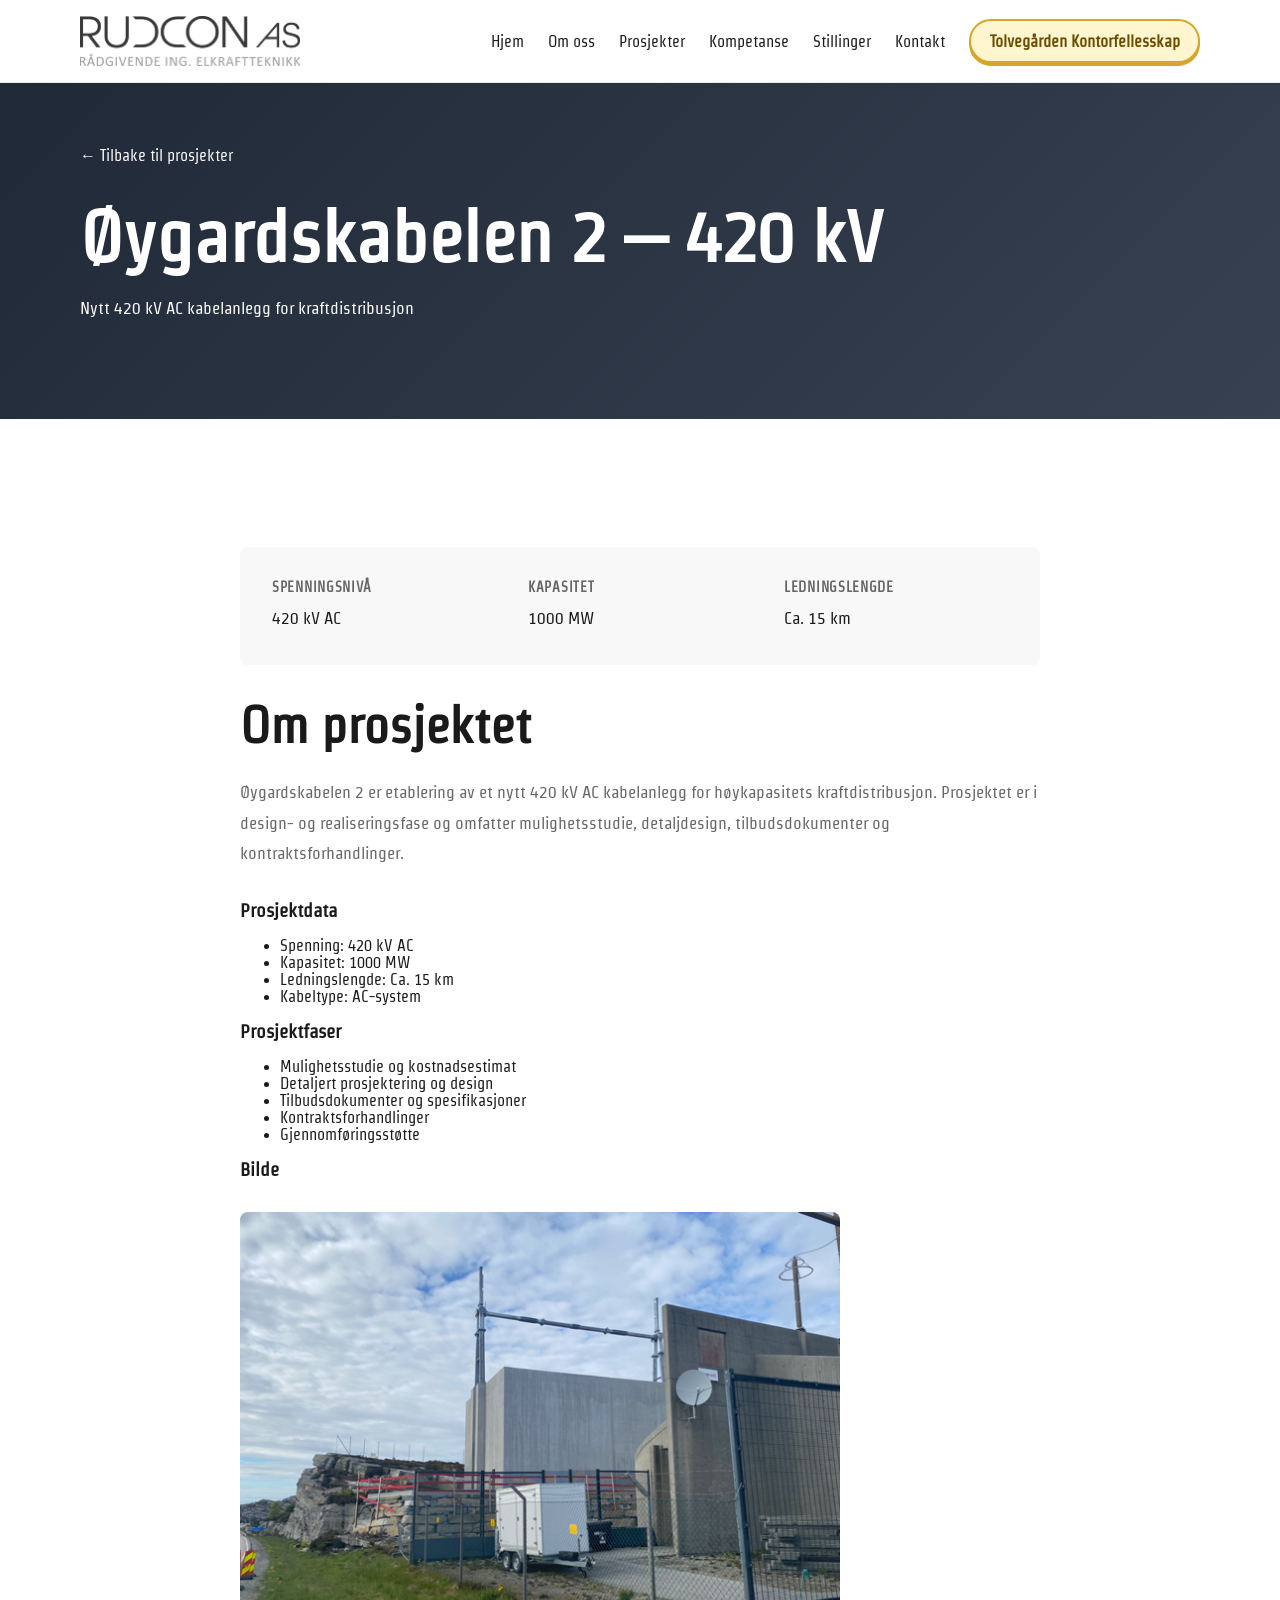
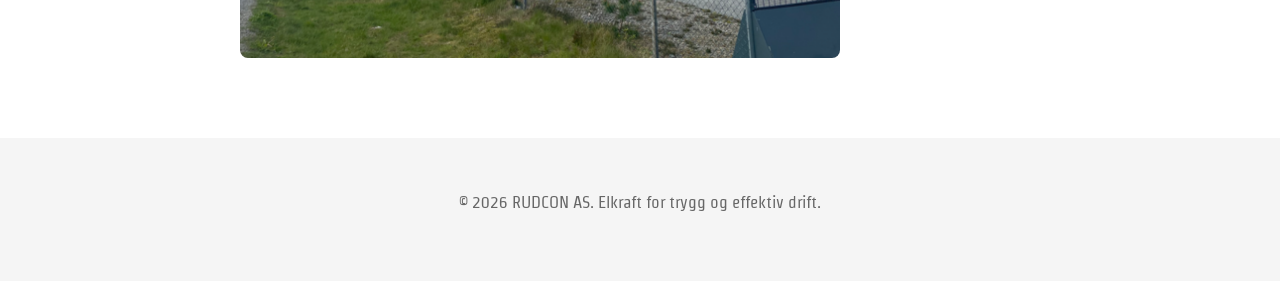
<file: projects/øygardskabelen-2.html>
<!DOCTYPE html>
<html lang="no">
  <head>
    <meta charset="UTF-8" />
    <meta name="viewport" content="width=device-width, initial-scale=1.0" />
    <link rel="icon" type="image/png" href="../assets/icons/rudcon-favicon.png" />
    <link rel="apple-touch-icon" href="../assets/icons/rudcon-favicon.png" />
    <title>Øygardskabelen 2 – 420 kV | RUDCON AS</title>
    <link rel="stylesheet" href="../css/style.css" />
    <link rel="preconnect" href="https://fonts.googleapis.com">
    <link rel="preconnect" href="https://fonts.gstatic.com" crossorigin>
    <link href="https://fonts.googleapis.com/css2?family=Strait&display=swap" rel="stylesheet">
    <style>
      .project-hero {
        background: linear-gradient(135deg, #1f2937 0%, #374151 100%);
        color: white;
        padding: 4rem 0;
        margin-bottom: 3rem;
      }
      .project-hero h1 {
        color: white;
        margin: 0;
      }
      .project-meta-full {
        display: grid;
        grid-template-columns: repeat(auto-fit, minmax(200px, 1fr));
        gap: 2rem;
        margin: 2rem 0;
        padding: 2rem;
        background: var(--surface);
        border-radius: 8px;
      }
      .meta-item h4 {
        margin: 0 0 0.5rem 0;
        color: var(--muted);
        font-size: 0.875rem;
        text-transform: uppercase;
        letter-spacing: 0.05em;
      }
      .meta-item p {
        margin: 0;
        font-weight: 500;
        color: var(--text);
      }
      .image-placeholder {
        background: var(--surface-soft);
        border: 2px dashed var(--border);
        border-radius: 8px;
        padding: 3rem;
        text-align: center;
        color: var(--muted);
        margin: 2rem 0;
        min-height: 400px;
        display: flex;
        align-items: center;
        justify-content: center;
      }
      .project-content {
        max-width: 800px;
      }
      .back-link {
        display: inline-flex;
        align-items: center;
        gap: 0.5rem;
        color: #fff;
        text-decoration: none;
        margin-bottom: 2rem;
        font-weight: 500;
      }
      .back-link:hover {
        text-decoration: underline;
      }
    </style>
  </head>
  <body>
    <header class="site-header">
      <div class="container header-inner">
        <a class="brand" href="../index.html"><img src="../assets/images/Logo RUDCON.PDF ny/RUDCON AS.png" alt="RUDCON AS" /></a>
        <nav class="site-nav" id="siteNav">
          <a href="../index.html#home">Hjem</a>
          <a href="../index.html#about">Om oss</a>
          <a href="../index.html#projects">Prosjekter</a>
          <a href="../index.html#expertise">Kompetanse</a>
          <a href="../stillinger.html">Stillinger</a>
          <a href="../index.html#contact">Kontakt</a>
          <a class="nav-featured" href="../tolvegaarden/tolvegaarden.html">Tolvegården Kontorfellesskap</a>
        </nav>
        <button class="menu-toggle" id="menuToggle" aria-label="Åpne meny">Meny</button>
      </div>
    </header>

    <main>
      <section class="project-hero">
        <div class="container">
          <a href="../index.html#projects" class="back-link">← Tilbake til prosjekter</a>
          <h1>Øygardskabelen 2 – 420 kV</h1>
          <p>Nytt 420 kV AC kabelanlegg for kraftdistribusjon</p>
        </div>
      </section>

      <section class="section">
        <div class="container project-content">
          <div class="project-meta-full">
            <div class="meta-item">
              <h4>Spenningsnivå</h4>
              <p>420 kV AC</p>
            </div>
            <div class="meta-item">
              <h4>Kapasitet</h4>
              <p>1000 MW</p>
            </div>
            <div class="meta-item">
              <h4>Ledningslengde</h4>
              <p>Ca. 15 km</p>
            </div>
          </div>

          <h2>Om prosjektet</h2>
          <p>Øygardskabelen 2 er etablering av et nytt 420 kV AC kabelanlegg for høykapasitets kraftdistribusjon. Prosjektet er i design- og realiseringsfase og omfatter mulighetsstudie, detaljdesign, tilbudsdokumenter og kontraktsforhandlinger.</p>
          
          <h3>Prosjektdata</h3>
          <ul>
            <li>Spenning: 420 kV AC</li>
            <li>Kapasitet: 1000 MW</li>
            <li>Ledningslengde: Ca. 15 km</li>
            <li>Kabeltype: AC-system</li>
          </ul>

          <h3>Prosjektfaser</h3>
          <ul>
            <li>Mulighetsstudie og kostnadsestimat</li>
            <li>Detaljert prosjektering og design</li>
            <li>Tilbudsdokumenter og spesifikasjoner</li>
            <li>Kontraktsforhandlinger</li>
            <li>Gjennomføringsstøtte</li>
          </ul>

          <h3>Bilde</h3>
          <img src="../assets/images/Prosjektbilder/Øygardskabelen 2.png" alt="Øygardskabelen 2" style="width: 100%; max-width: 600px; height: auto; border-radius: 8px; margin: 2rem 0;" />
        </div>
      </section>
    </main>

    <footer class="site-footer">
      <div class="container footer-inner">
        <p>© 2026 RUDCON AS. Elkraft for trygg og effektiv drift.</p>
      </div>
    </footer>

    <script src="../js/main.js"></script>
  </body>
</html>
</file>
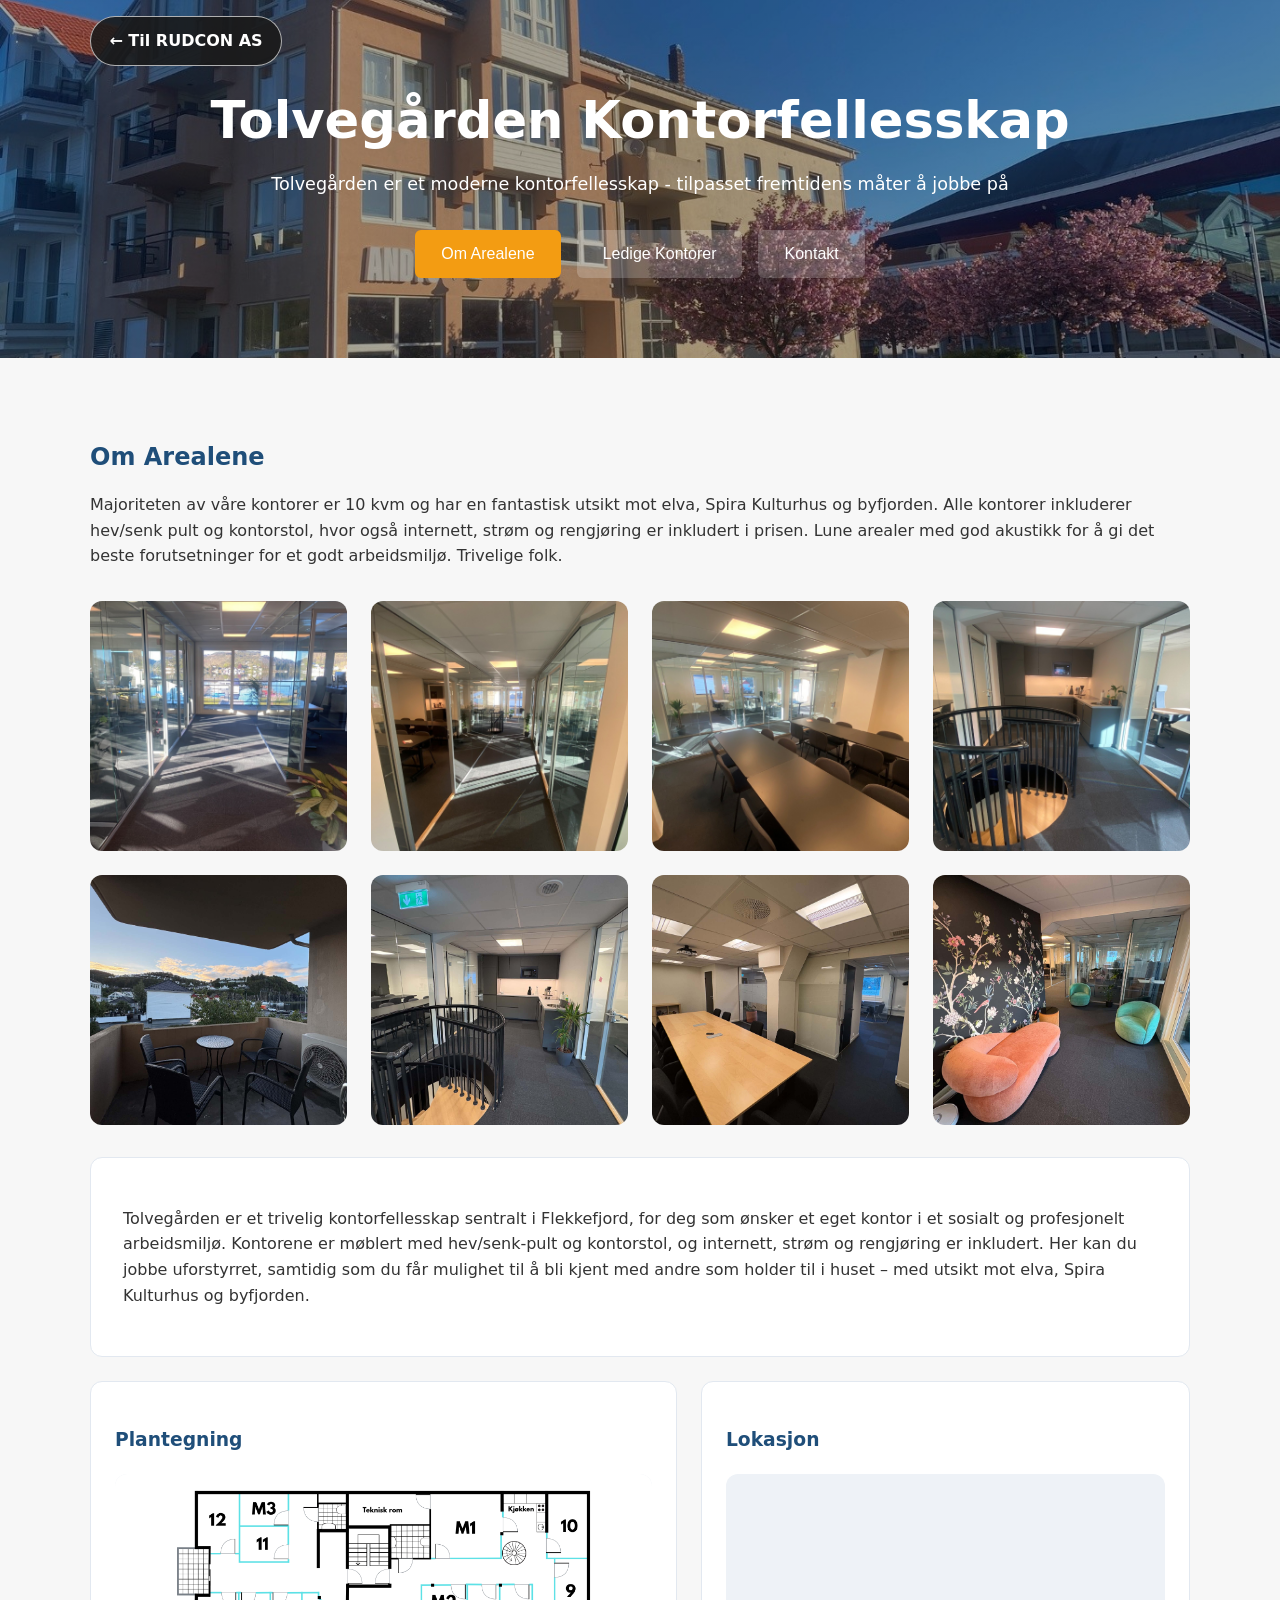
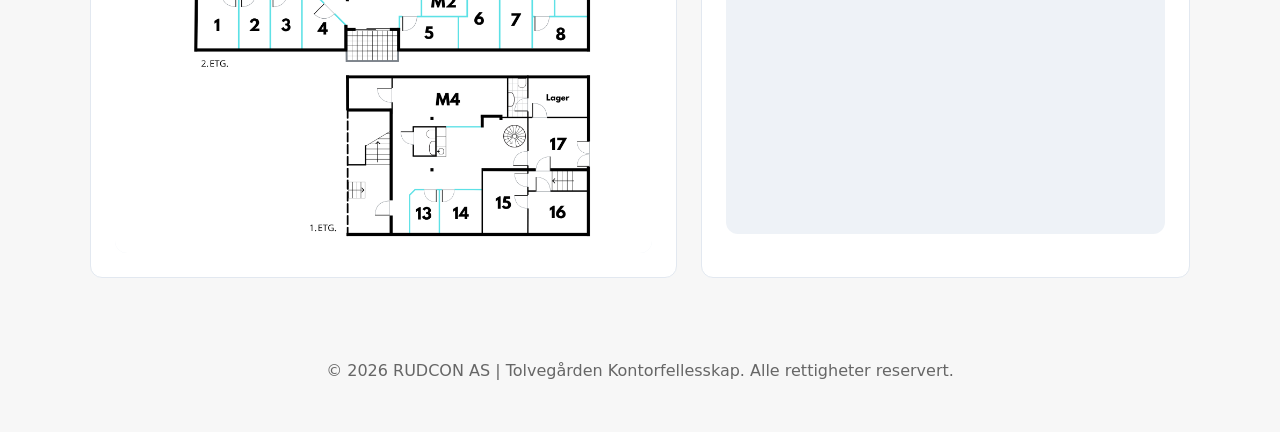
<file: tolvegaarden/tolvegaarden.html>
<!DOCTYPE html>
<html lang="no">
<head>
  <meta charset="UTF-8" />
  <meta name="viewport" content="width=device-width, initial-scale=1.0" />
  <meta name="description" content="Tolvegården kontorfellesskap i Flekkefjord - moderne kontorer med utsikt mot elva og byfjorden." />
  <link rel="icon" type="image/png" href="../assets/icons/rudcon-favicon.png" />
  <link rel="apple-touch-icon" href="../assets/icons/rudcon-favicon.png" />
  <meta property="og:image" content="https://rudcon.no/assets/icons/rudcon-favicon.png" />
  <title>Tolvegården Kontorfellesskap</title>
  <link rel="stylesheet" href="./css/styles.css" />
</head>
<body>
  <header class="site-header">
    <div class="container">
      <a class="home-link" href="../index.html#home">← Til RUDCON AS</a>
      <h1>Tolvegården Kontorfellesskap</h1>
      <p>Tolvegården er et moderne kontorfellesskap - tilpasset fremtidens måter å jobbe på</p>
      
      <nav class="main-nav">
        <button class="nav-button active" data-page="info">Om Arealene</button>
        <button class="nav-button" data-page="offices">Ledige Kontorer</button>
        <button class="nav-button" data-page="contact">Kontakt</button>
      </nav>
    </div>
  </header>

  <main class="container">
    <!-- INFO PAGE -->
    <section id="info" class="page active">
      <h2>Om Arealene</h2>
      <p>Majoriteten av våre kontorer er 10 kvm og har en fantastisk utsikt mot elva, Spira Kulturhus og byfjorden. Alle kontorer inkluderer hev/senk pult og kontorstol, hvor også internett, strøm og rengjøring er inkludert i prisen. Lune arealer med god akustikk for å gi det beste forutsetninger for et godt arbeidsmiljø. Trivelige folk.</p>
      
      <div id="infoImages" class="image-gallery">
        <img src="images/Picture2.jpg" alt="Tolvegården, arealene bilde 2" loading="lazy" />
        <img src="images/Picture3.jpg" alt="Tolvegården, arealene bilde 3" loading="lazy" />
        <img src="images/Picture4.jpg" alt="Tolvegården, arealene bilde 4" loading="lazy" />
        <img src="images/Picture5.jpg" alt="Tolvegården, arealene bilde 5" loading="lazy" />
        <img src="images/Picture6.jpg" alt="Tolvegården, arealene bilde 6" loading="lazy" />
        <img src="images/Picture7.jpg" alt="Tolvegården, arealene bilde 7" loading="lazy" />
        <img src="images/Picture8.jpg" alt="Tolvegården, arealene bilde 8" loading="lazy" />
        <img src="images/Picture9.jpg" alt="Tolvegården, arealene bilde 9" loading="lazy" />
      </div>
      
      <div id="infoText" class="info-section">
        <p>
          Tolvegården er et trivelig kontorfellesskap sentralt i Flekkefjord, for deg som ønsker et eget kontor i et sosialt og profesjonelt arbeidsmiljø. Kontorene er møblert med hev/senk-pult og kontorstol, og internett, strøm og rengjøring er inkludert. Her kan du jobbe uforstyrret, samtidig som du får mulighet til å bli kjent med andre som holder til i huset – med utsikt mot elva, Spira Kulturhus og byfjorden.
        </p>
      </div>

      <div class="info-bottom-grid">
        <div class="floorplan-card">
          <h3>Plantegning</h3>
          <img class="floorplan-image" src="images/Plantegning Tolvegården.png" alt="Plantegning av Tolvegården" />
        </div>
        <div class="map-card">
          <h3>Lokasjon</h3>
          <div id="map">
            <iframe
              src="https://www.google.com/maps?q=Strandaten%2038,%204400%20Flekkefjord&output=embed"
              width="100%"
              height="100%"
              style="border:0;"
              allowfullscreen=""
              loading="lazy"
              referrerpolicy="no-referrer-when-downgrade">
            </iframe>
          </div>
        </div>
      </div>
    </section>

    <!-- OFFICES PAGE -->
    <section id="offices" class="page">
      <h2>Ledige Kontorer</h2>
      <p>Oversikt over alle kontorer ved Tolvegården</p>
      
      <div id="officesList" class="offices-grid">
        <!-- Kontorer blir fylt inn av JavaScript -->
      </div>
      
      <!-- Office Detail Modal -->
      <div id="officeModal" class="modal">
        <div class="modal-content">
          <span class="close">&times;</span>
          <h3 id="officeTitle"></h3>
          <div class="modal-body">
            <div id="officeDetailImage" class="office-image-placeholder">Bilde av kontoret</div>
            <div id="officeDetails"></div>
          </div>
        </div>
      </div>
    </section>

    <!-- CONTACT PAGE -->
    <section id="contact" class="page">
      <h2>Kontakt</h2>
      
      <div class="contact-info">
        <div class="contact-persons">
          <p><strong>Adresse:</strong> Strandaten 38, 4400 Flekkefjord</p>
          <div class="persons-grid">
            <div class="person-card">
              <img class="person-image" src="images/Frode.jpeg" alt="Frode Rudolfsen" />
              <div class="person-info">
                <p id="person1Name">Navn: Frode Rudolfsen</p>
                <p id="person1Title">Utleier</p>
                <p id="person1Phone">Tlf: 482 70 233</p>
                <p id="person1Email">E-post: Frode.rudolfsen@rudcon.no</p>
              </div>
            </div>
          </div>
        </div>
      </div>
    </section>
  </main>

  <footer class="site-footer">
    <p>&copy; 2026 RUDCON AS | Tolvegården Kontorfellesskap. Alle rettigheter reservert.</p>
  </footer>

  <script src="js/script.js"></script>
</body>
</html>
</file>
<file: css/style.css>
:root {
  color-scheme: light;
  font-family: "Strait", sans-serif;
  font-size: 16px;
  color: #1a1a1a;
  background: #ffffff;

  --bg: #ffffff;
  --surface: #f8f8f8;
  --surface-soft: #eeeeee;
  --text: #1a1a1a;
  --muted: #666666;
  --primary: #1a1a1a;
  --accent: #444444;
  --border: rgba(0, 0, 0, 0.08);
}

* {
  box-sizing: border-box;
}

html {
  scroll-behavior: smooth;
}

body {
  margin: 0;
  min-height: 100vh;
  background: var(--bg);
}

img {
  max-width: 100%;
  display: block;
}

button,
input,
textarea {
  font: inherit;
}

.container {
  width: min(1120px, calc(100% - 2rem));
  margin: 0 auto;
}

.site-header {
  position: sticky;
  top: 0;
  z-index: 20;
  background: rgba(255, 255, 255, 0.98);
  backdrop-filter: blur(12px);
  border-bottom: 1px solid rgba(0, 0, 0, 0.08);
}

.header-inner {
  display: flex;
  align-items: center;
  justify-content: space-between;
  gap: 1rem;
  padding: 1rem 0;
}

.brand {
  display: flex;
  align-items: center;
  text-decoration: none;
  height: 50px;
}

.brand img {
  height: 50px;
  width: auto;
  display: block;
}

.site-nav {
  display: flex;
  align-items: center;
  gap: 1.5rem;
}

.site-nav a {
  color: var(--text);
  text-decoration: none;
  transition: color 0.2s ease;
}

.site-nav a:hover {
  color: var(--primary);
}

.site-nav .nav-featured {
  padding: 0.7rem 1.15rem;
  border: 2px solid #d4a72c;
  border-radius: 999px;
  background: #fff5cf;
  color: #6b4d00;
  font-weight: 700;
  box-shadow: 0 3px 0 #d4a72c;
  transition: transform 0.2s ease, background-color 0.2s ease, box-shadow 0.2s ease;
}

.site-nav .nav-featured:hover {
  background: #ffeaa3;
  color: #4f3900;
  transform: translateY(-1px);
  box-shadow: 0 4px 0 #d4a72c;
}

.menu-toggle {
  display: none;
  border: none;
  background: transparent;
  color: var(--text);
  font-size: 0.95rem;
  cursor: pointer;
}

.hero {
  padding: 8rem 0 6rem;
  min-height: 60vh;
  display: flex;
  align-items: center;

  background:
    linear-gradient(
      rgba(0, 0, 0, 0.5),
      rgba(0, 0, 0, 0.5)
    ),
    url('../assets/images/Prosjektbilder/IMG_4701.JPEG');

  background-size: cover;
  background-position: center;
  background-repeat: no-repeat;
  background-attachment: fixed;
}
.hero-content {
  max-width: 700px;
}

.hero-logo {
  max-width: 500px;
  width: 100%;
  height: auto;
  margin-bottom: 3rem;
  display: block;
}

.eyebrow {
  display: inline-block;
  margin-bottom: 1rem;
  color: #ffffff;
  font-weight: 700;
  text-transform: uppercase;
  letter-spacing: 0.18em;
  font-size: 0.8rem;
}

h1,
h2,
h3 {
  margin: 0;
  color: var(--text);
}

.project-hero p {
  color: #ffffff;
}

h1 {
  font-size: clamp(2.5rem, 6vw, 4.5rem);
  line-height: 1.1;
  margin-bottom: 1.5rem;
  font-weight: 700;
}

h2 {
  font-size: clamp(2rem, 4vw, 3.2rem);
  margin-bottom: 1.5rem;
  font-weight: 700;
}

p {
  line-height: 1.8;
  color: var(--muted);
  margin-bottom: 2rem;
  font-size: 1.05rem;
}

.hero-content p {
  color: #ffffff;
}

.hero-actions {
  display: flex;
  flex-wrap: wrap;
  gap: 1rem;
}

.button {
  display: inline-flex;
  align-items: center;
  justify-content: center;
  padding: 1.1rem 2.2rem;
  border-radius: 999px;
  text-decoration: none;
  transition: transform 0.2s ease, background-color 0.2s ease, box-shadow 0.2s ease;
  border: 1px solid transparent;
  font-weight: 600;
  font-size: 1.05rem;
}

.button:hover {
  transform: translateY(-1px);
}

.primary {
  background: #1a1a1a;
  color: #ffffff;
  box-shadow: 0 4px 12px rgba(0, 0, 0, 0.15);
}

.primary:hover {
  box-shadow: 0 6px 16px rgba(0, 0, 0, 0.2);
  background: #333333;
}

.secondary {
  background: var(--surface);
  color: var(--text);
  border-color: var(--border);
}

.section {
  padding: 3rem 0;
}

.section-header {
  display: grid;
  gap: 1.5rem;
  margin-bottom: 3.5rem;
}

.cards {
  display: grid;
  gap: 2.5rem;
  grid-template-columns: repeat(auto-fit, minmax(280px, 1fr));
}

.card {
  background: var(--surface);
  border: 1px solid var(--border);
  border-radius: 1.25rem;
  padding: 2.5rem;
  box-shadow: 0 2px 8px rgba(0, 0, 0, 0.05);
  transition: transform 0.3s ease, box-shadow 0.3s ease;
}

.card:hover {
  transform: translateY(-2px);
  box-shadow: 0 4px 12px rgba(0, 0, 0, 0.08);
}

.card h3 {
  margin-bottom: 1rem;
}

.split-inner {
  display: grid;
  grid-template-columns: minmax(0, 1.3fr) minmax(300px, 0.7fr);
  align-items: center;
  gap: 3.5rem;
}

.image-card {
  min-height: 320px;
  border-radius: 1.5rem;
  background: linear-gradient(135deg, #eeeeee 0%, #dddddd 100%);
  box-shadow: 0 4px 12px rgba(0, 0, 0, 0.08);
}

.feature-list li {
  background: var(--surface-soft);
  padding: 0.9rem 1rem;
  border-radius: 0.9rem;
  color: var(--text);
}

.projects-grid {
  display: grid;
  gap: 2.5rem;
  grid-template-columns: repeat(auto-fit, minmax(280px, 1fr));
}

.project-card {
  background: var(--surface);
  border: 1px solid var(--border);
  border-radius: 1.25rem;
  padding: 2.5rem;
  box-shadow: 0 2px 8px rgba(0, 0, 0, 0.05);
  transition: transform 0.3s ease, box-shadow 0.3s ease;
}

.project-card:hover {
  transform: translateY(-2px);
  box-shadow: 0 4px 12px rgba(0, 0, 0, 0.08);
}

.project-card h3 {
  margin-bottom: 0.5rem;
}

.project-meta {
  font-size: 0.9rem;
  color: var(--primary);
  font-weight: 600;
  margin-bottom: 1rem;
}

.contact-grid {
  display: grid;
  gap: 3rem;
  grid-template-columns: 1fr 1fr;
}

.contact-info {
  background: var(--surface);
  border: 1px solid var(--border);
  border-radius: 1.25rem;
  padding: 2.5rem;
  max-width: 400px;
}

.contact-details {
  display: grid;
  gap: 1rem;
}

.contact-details h3 {
  margin-bottom: 0.5rem;
}



.site-footer {
  padding: 2rem 0;
  background: #f5f5f5;
}

.footer-inner {
  display: flex;
  justify-content: center;
  color: var(--muted);
}

@media (max-width: 860px) {
  .split-inner,
  .contact-grid {
    grid-template-columns: 1fr;
  }

  .projects-grid {
    grid-template-columns: repeat(auto-fit, minmax(200px, 1fr));
  }
}

@media (max-width: 700px) {
  .hero {
    min-height: 70svh;
    padding: 5rem 0 4rem;
    background-position: center center;
    background-attachment: scroll;
  }

  .hero-logo {
    max-width: min(100%, 360px);
    margin-bottom: 2rem;
  }

  .site-nav {
    position: fixed;
    inset: 72px 0 auto;
    flex-direction: column;
    align-items: stretch;
    background: var(--bg);
    margin: 0;
    padding: 1rem;
    border-top: 1px solid var(--border);
    display: none;
  }

  .site-nav.open {
    display: flex;
  }

  .site-nav .nav-featured {
    text-align: center;
    margin-top: 0.35rem;
  }

  .menu-toggle {
    display: inline-flex;
  }
}
</file>
<file: tolvegaarden/css/styles.css>
:root {
  --bg: #f7f7f7;
  --surface: #ffffff;
  --primary: #1f4e79;
  --accent: #f39c12;
  --text: #333333;
  --muted: #666666;
}

* {
  box-sizing: border-box;
}

body {
  margin: 0;
  font-family: Inter, system-ui, sans-serif;
  background: var(--bg);
  color: var(--text);
  line-height: 1.6;
}

.container {
  width: min(1100px, 90%);
  margin: 0 auto;
  padding: 2rem 0;
}

.site-header {
  position: relative;
  background: linear-gradient(rgba(0, 0, 0, 0.35), rgba(0, 0, 0, 0.35)), url("../images/Fasade.jpg") center/cover no-repeat;
  color: #ffffff;
  padding: 3rem 0;
  text-align: center;
}

.site-header h1 {
  margin: 0 0 0.5rem;
  font-size: clamp(2.5rem, 4vw, 4rem);
}

.site-header p {
  margin: 0 0 2rem;
  font-size: 1.1rem;
}

.home-link {
  position: absolute;
  top: 1rem;
  left: max(5%, calc((100% - 1100px) / 2));
  display: inline-flex;
  align-items: center;
  margin-bottom: 0;
  padding: 0.7rem 1.15rem;
  border: 1px solid rgba(255, 255, 255, 0.65);
  border-radius: 999px;
  background: rgba(26, 26, 26, 0.88);
  color: #ffffff;
  font-weight: 700;
  text-decoration: none;
  transition: transform 0.2s ease, background-color 0.2s ease, box-shadow 0.2s ease;
}

.home-link:hover {
  transform: translateY(-1px);
  background: #333333;
}

.home-link:focus-visible {
  outline: 3px solid #ffffff;
  outline-offset: 3px;
}

/* Navigation */
.main-nav {
  display: flex;
  gap: 1rem;
  justify-content: center;
  flex-wrap: wrap;
}

.nav-button {
  background: rgba(255, 255, 255, 0.2);
  color: white;
  border: 2px solid transparent;
  padding: 0.8rem 1.5rem;
  border-radius: 6px;
  font-size: 1rem;
  cursor: pointer;
  transition: all 0.3s ease;
}

.nav-button:hover {
  background: rgba(255, 255, 255, 0.3);
}

.nav-button.active {
  background: var(--accent);
  border-color: var(--accent);
}

/* Page visibility */
.page {
  display: none;
}

.page.active {
  display: block;
  animation: fadeIn 0.3s ease;
}

@keyframes fadeIn {
  from {
    opacity: 0;
  }
  to {
    opacity: 1;
  }
}

section {
  margin-top: 3rem;
}

section h2 {
  margin-bottom: 1rem;
  color: var(--primary);
}

section h3 {
  color: var(--primary);
}

/* Image Gallery */
.image-gallery {
  display: grid;
  grid-template-columns: repeat(auto-fit, minmax(250px, 1fr));
  gap: 1.5rem;
  margin: 2rem 0;
}

.image-gallery img {
  width: 100%;
  height: 250px;
  object-fit: cover;
  border-radius: 12px;
  display: block;
}

.image-placeholder,
.person-image-placeholder {
  background: var(--surface);
  border: 2px dashed var(--muted);
  border-radius: 12px;
  height: 250px;
  display: flex;
  align-items: center;
  justify-content: center;
  color: var(--muted);
  font-size: 1rem;
  text-align: center;
  padding: 1rem;
}

.floorplan-image {
  display: block;
  width: 100%;
  height: auto;
  max-height: 520px;
  object-fit: contain;
  border-radius: 12px;
  background: #eef2f7;
}

.person-image {
  width: 180px;
  height: 220px;
  flex: 0 0 180px;
  object-fit: cover;
  object-position: center 38%;
  border-radius: 12px;
  display: block;
}

.contact-info {
  background: var(--surface);
  padding: 2rem;
  border-radius: 12px;
  border: 1px solid #e2e8f0;
}

.persons-grid {
  display: grid;
  gap: 1.5rem;
  margin-top: 1.5rem;
}

.person-card {
  display: flex;
  align-items: center;
  gap: 1.5rem;
  padding: 1.5rem;
  background: #f9fafb;
  border-radius: 12px;
  border: 1px solid #e2e8f0;
}

.person-info {
  flex: 1;
}

.person-info p {
  margin: 0.4rem 0;
}

@media (max-width: 700px) {
  .person-card {
    flex-direction: column;
    text-align: center;
  }

  .person-image {
    width: 160px;
    height: 190px;
    flex-basis: 190px;
  }

  .person-info {
    width: 100%;
  }
}

.info-section {
  background: var(--surface);
  padding: 2rem;
  border-radius: 12px;
  margin-top: 2rem;
  border: 1px solid #e2e8f0;
}

.info-bottom-grid {
  display: grid;
  grid-template-columns: 1.2fr 1fr;
  gap: 1.5rem;
  margin-top: 1.5rem;
}

.floorplan-card,
.map-card {
  background: var(--surface);
  border: 1px solid #e2e8f0;
  border-radius: 12px;
  padding: 1.5rem;
}

.floorplan-placeholder {
  min-height: 300px;
  height: 300px;
  border-radius: 12px;
  background: #eef2f7;
  display: flex;
  align-items: center;
  justify-content: center;
  color: var(--muted);
  font-size: 0.95rem;
}

#map {
  position: relative;
  min-height: 300px;
  height: 300px;
  width: 100%;
  border-radius: 12px;
  overflow: hidden;
  background: #eef2f7;
}

#map iframe {
  position: absolute;
  inset: 0;
  width: 100%;
  height: 100%;
  border: 0;
  display: block;
}

@media (min-width: 900px) {
  #map {
    min-height: 360px;
    height: 360px;
  }
}

@media (max-width: 900px) {
  .info-bottom-grid {
    grid-template-columns: 1fr;
  }
}

/* Offices Grid */
.offices-grid {
  display: grid;
  grid-template-columns: repeat(auto-fill, minmax(280px, 1fr));
  gap: 1.5rem;
  margin: 2rem 0;
}

.office-card {
  background: var(--surface);
  border: 1px solid #e2e8f0;
  border-radius: 12px;
  padding: 1.5rem;
  overflow: hidden;
  cursor: pointer;
  transition: all 0.3s ease;
  box-shadow: 0 2px 8px rgba(0, 0, 0, 0.1);
}

.office-card:hover {
  box-shadow: 0 8px 16px rgba(0, 0, 0, 0.15);
  transform: translateY(-4px);
  border-color: var(--accent);
}

.office-card h3 {
  margin-top: 0;
  color: var(--primary);
}

.office-card-image {
  display: block;
  width: calc(100% + 3rem);
  height: 190px;
  margin: -1.5rem -1.5rem 1rem;
  object-fit: cover;
}

.office-image-missing {
  display: flex;
  align-items: center;
  justify-content: center;
  background: #eef2f7;
  color: var(--muted);
}

.office-info {
  display: flex;
  flex-direction: column;
  gap: 0.8rem;
}

.office-info p {
  margin: 0;
  font-size: 0.95rem;
}

.office-status {
  padding: 0.6rem 1rem;
  border-radius: 6px;
  font-weight: bold;
  text-align: center;
  margin-top: 1rem;
}

.status-available {
  background: #d4edda;
  color: #155724;
}

.status-occupied {
  background: #f8d7da;
  color: #721c24;
}

.status-unknown {
  background: #fff3cd;
  color: #664d03;
}

/* Modal */
.modal {
  display: none;
  position: fixed;
  z-index: 1000;
  left: 0;
  top: 0;
  width: 100%;
  height: 100%;
  background: rgba(0, 0, 0, 0.5);
  animation: fadeIn 0.3s ease;
}

.modal.show {
  display: flex;
  align-items: center;
  justify-content: center;
}

.modal-content {
  background: var(--surface);
  padding: 2rem;
  border-radius: 12px;
  max-width: 600px;
  width: 90%;
  max-height: 90vh;
  overflow-y: auto;
  position: relative;
}

.close {
  position: absolute;
  right: 1.5rem;
  top: 1.5rem;
  font-size: 2rem;
  font-weight: bold;
  color: var(--muted);
  cursor: pointer;
  transition: color 0.3s ease;
}

.close:hover {
  color: var(--primary);
}

.modal-body {
  margin-top: 1.5rem;
}

.office-image-placeholder {
  background: var(--bg);
  border: 2px dashed var(--muted);
  border-radius: 12px;
  height: 300px;
  display: flex;
  align-items: center;
  justify-content: center;
  color: var(--muted);
  margin-bottom: 1.5rem;
}

.office-detail-image {
  display: block;
  width: 100%;
  height: 300px;
  border-radius: 10px;
  object-fit: cover;
}

#officeDetails {
  display: flex;
  flex-direction: column;
  gap: 1rem;
}

#officeDetails p {
  margin: 0;
}

/* Contact Page */
.contact-info {
  display: grid;
  grid-template-columns: repeat(auto-fit, minmax(300px, 1fr));
  gap: 2rem;
  margin: 2rem 0;
}

.contact-details {
  background: var(--surface);
  padding: 2rem;
  border-radius: 12px;
  border: 1px solid #e2e8f0;
}

.contact-details p {
  margin: 1rem 0;
}

.contact-persons {
  background: var(--surface);
  padding: 2rem;
  border-radius: 12px;
  border: 1px solid #e2e8f0;
}

.persons-grid {
  display: grid;
  grid-template-columns: repeat(auto-fit, minmax(250px, 1fr));
  gap: 2rem;
  margin-top: 1.5rem;
}

.person-card {
  text-align: center;
}

.person-image-placeholder {
  background: var(--bg);
  border: 2px dashed var(--muted);
  border-radius: 12px;
  height: 250px;
  display: flex;
  align-items: center;
  justify-content: center;
  color: var(--muted);
  margin-bottom: 1rem;
}

.person-info {
  text-align: left;
}

.person-info p {
  margin: 0.5rem 0;
  font-size: 0.95rem;
}

.site-footer {
  text-align: center;
  padding: 2rem 0;
  color: var(--muted);
}

@media (max-width: 640px) {
  .site-header {
    padding: 3rem 1rem 2rem;
  }

  .main-nav {
    flex-direction: column;
  }

  .nav-button {
    width: 100%;
  }

  .offices-grid {
    grid-template-columns: 1fr;
  }

  .persons-grid {
    grid-template-columns: 1fr;
  }

  .contact-info {
    grid-template-columns: 1fr;
  }
}
</file>
